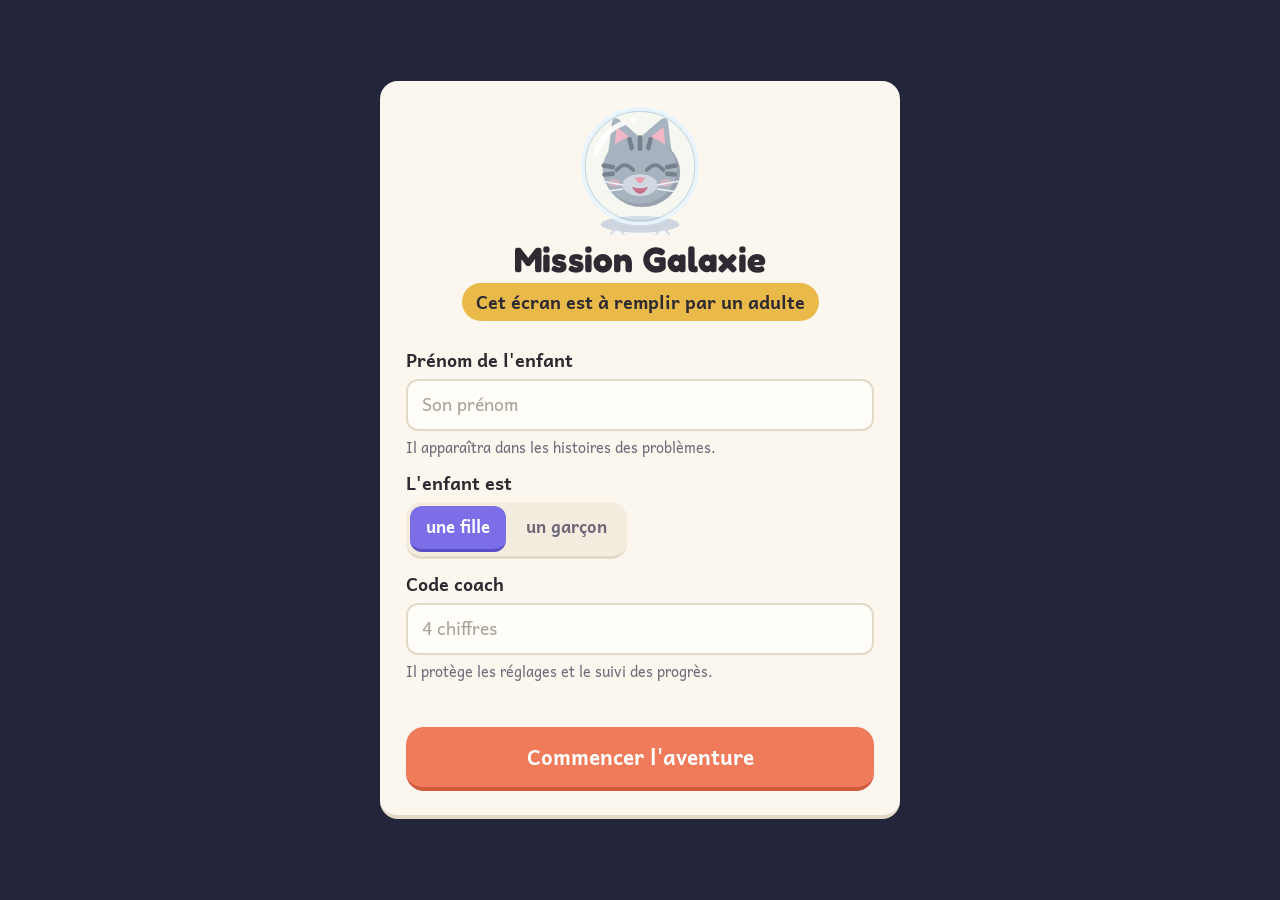
<file: index.html>
<!doctype html>
<html lang="fr">
<head>
  <meta charset="utf-8">
  <meta name="viewport" content="width=device-width, initial-scale=1, viewport-fit=cover">
  <meta name="theme-color" content="#23263a">
  <meta name="description" content="Des problèmes de maths pour le CE2 avec Alvin, le chat astronaute.">
  <title>Mission Galaxie</title>
  <link rel="manifest" href="manifest.webmanifest">
  <link rel="icon" href="icons/icon.svg" type="image/svg+xml">
  <link rel="apple-touch-icon" href="icons/icon-192.png">
  <link rel="preconnect" href="https://fonts.googleapis.com">
  <link rel="preconnect" href="https://fonts.gstatic.com" crossorigin>
  <link rel="stylesheet" href="https://fonts.googleapis.com/css2?family=Andika:wght@400;700&family=Fredoka:wght@500;600;700&display=swap">
  <link rel="stylesheet" href="css/base.css">
  <link rel="stylesheet" href="css/resolution.css">
  <link rel="stylesheet" href="css/jeu.css">
</head>
<body>
  <main id="app"></main>
  <div id="toast" class="toast" role="status" aria-live="polite"></div>
  <noscript>Mission Galaxie a besoin de JavaScript pour fonctionner.</noscript>

  <!-- Outils -->
  <script src="js/core/ui.js"></script>
  <script src="js/core/storage.js"></script>
  <script src="js/core/icones.js"></script>
  <script src="js/core/voix.js"></script>
  <script src="js/core/sons.js"></script>
  <!-- Dessins -->
  <script src="js/art/art.js"></script>
  <script src="js/art/alvin.js"></script>
  <!-- Problèmes -->
  <script src="js/problemes/moteur.js"></script>
  <script src="js/problemes/banques/plusmoins-1.js"></script>
  <script src="js/problemes/banques/plusmoins-2.js"></script>
  <script src="js/problemes/banques/paquets-1.js"></script>
  <script src="js/problemes/banques/paquets-2.js"></script>
  <script src="js/problemes/banques/marche-1.js"></script>
  <script src="js/problemes/banques/marche-2.js"></script>
  <script src="js/problemes/banques/plusmoins-3.js"></script>
  <script src="js/problemes/banques/paquets-3.js"></script>
  <script src="js/problemes/banques/marche-3.js"></script>
  <!-- vague 2 : js/problemes/banques/tictac-1.js, tictac-2.js, defi-1.js, defi-2.js
       (à ajouter ici, dans sw.js et dans tests/jeu.html quand les banques seront écrites) -->
  <!-- Planètes et moteur du monde -->
  <script src="js/monde/mondes.js"></script>
  <script src="js/monde/mondes/plusmoins.js"></script>
  <script src="js/monde/mondes/paquets.js"></script>
  <script src="js/monde/mondes/marche.js"></script>
  <!-- Tic-Tac : carte prête, problèmes en vague 2 (affichée « Bientôt disponible ») -->
  <script src="js/monde/mondes/tictac.js"></script>
  <!-- vague 2 : js/monde/mondes/defi.js (Station Grand Défi) -->
  <script src="js/monde/moteur.js"></script>
  <!-- Résolution guidée -->
  <script src="js/resolution/widgets.js"></script>
  <script src="js/resolution/resolution.js"></script>
  <!-- Jeu -->
  <script src="js/jeu/ecrans.js"></script>
  <script src="js/jeu/jeu.js"></script>
  <script src="js/jeu/app.js"></script>
</body>
</html>
</file>
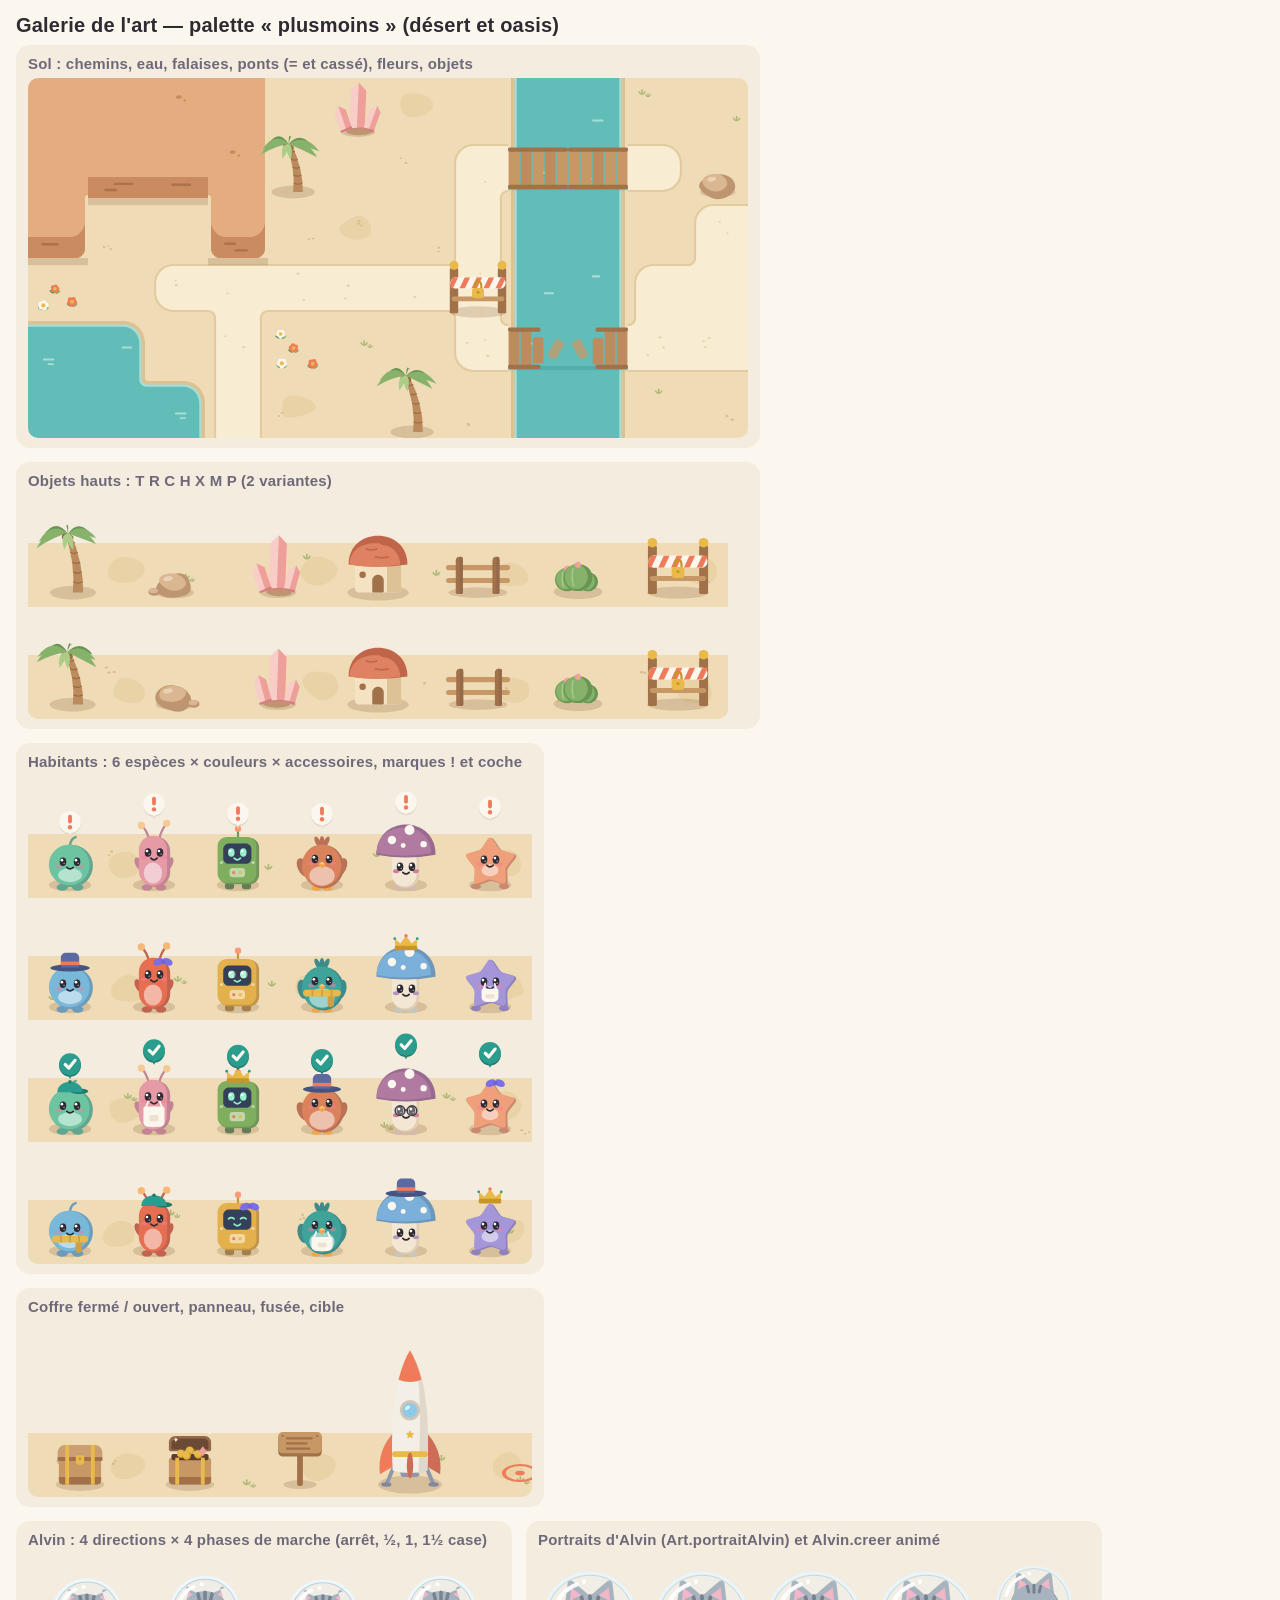
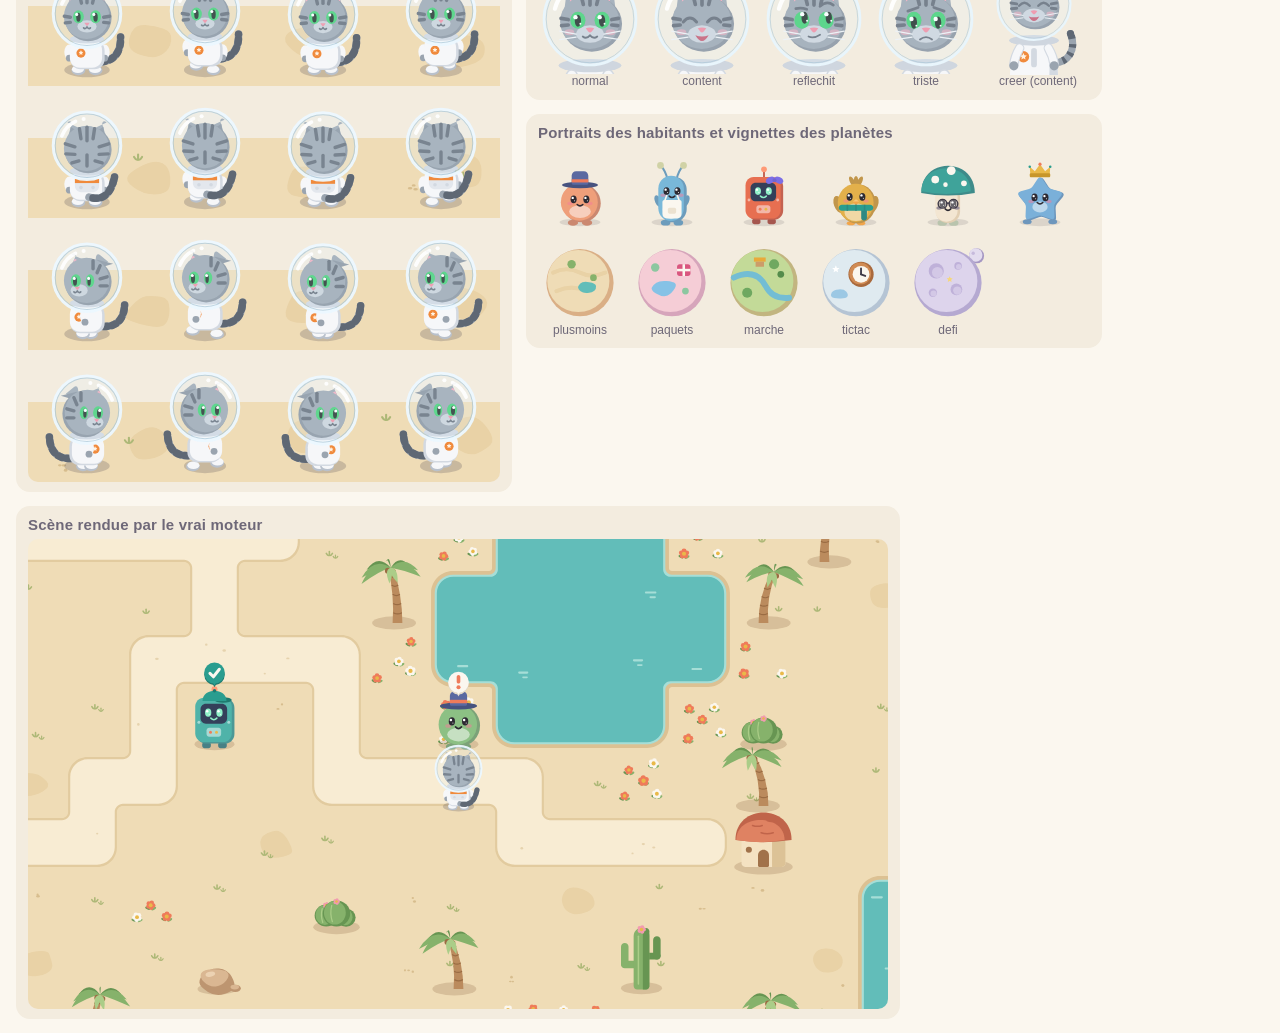
<file: tests/galerie.html>
<!doctype html>
<html lang="fr">
<head>
  <meta charset="utf-8">
  <meta name="viewport" content="width=device-width, initial-scale=1">
  <title>Galerie de l'art</title>
  <link rel="stylesheet" href="../css/base.css">
  <style>
    body { margin: 0; padding: 14px 16px; background: #fbf7ef; color: #2d2a32; font: 14px/1.3 'Andika', 'Trebuchet MS', sans-serif; }
    h1 { font: 600 20px 'Fredoka', sans-serif; margin: 0 0 8px; }
    h2 { font: 600 15px 'Fredoka', sans-serif; margin: 0 0 6px; color: #6e6878; }
    .grille { display: flex; flex-wrap: wrap; gap: 14px; align-items: flex-start; }
    .bloc { background: #f3ecdf; border-radius: 14px; padding: 10px 12px; }
    canvas { display: block; border-radius: 10px; }
    .rangee { display: flex; gap: 8px; align-items: flex-end; flex-wrap: wrap; }
    .portrait { width: 104px; text-align: center; font-size: 12px; color: #6e6878; }
    .portrait svg { width: 100%; height: auto; display: block; }
    .petit-portrait { width: 84px; }
    .vignette { width: 84px; }
    #scene { width: 860px; height: 470px; touch-action: none; }
    #resultat { display: none; }
    body.rapport #resultat { display: block; font: 12px monospace; white-space: pre-wrap; }
    .cache { display: none !important; }
  </style>
</head>
<body>
  <!-- Paramètres : ?palette=plusmoins|paquets|marche|tictac|defi  &partie=1 (sol, objets, habitants) | 2 (Alvin, portraits, scène)  &rapport=1 -->
  <h1 id="titre">Galerie</h1>
  <div class="grille" id="partie1">
    <div>
      <div class="bloc"><h2>Sol : chemins, eau, falaises, ponts (= et cassé), fleurs, objets</h2><canvas id="sol"></canvas></div>
      <div class="bloc" style="margin-top:14px"><h2>Objets hauts : T R C H X M P (2 variantes)</h2><canvas id="objets"></canvas></div>
    </div>
    <div>
      <div class="bloc"><h2>Habitants : 6 espèces × couleurs × accessoires, marques ! et coche</h2><canvas id="habitants"></canvas></div>
      <div class="bloc" style="margin-top:14px"><h2>Coffre fermé / ouvert, panneau, fusée, cible</h2><canvas id="entites"></canvas></div>
    </div>
  </div>
  <div class="grille" id="partie2" style="margin-top:14px">
    <div class="bloc"><h2>Alvin : 4 directions × 4 phases de marche (arrêt, ½, 1, 1½ case)</h2><canvas id="alvin"></canvas></div>
    <div>
      <div class="bloc"><h2>Portraits d'Alvin (Art.portraitAlvin) et Alvin.creer animé</h2><div class="rangee" id="portraits-alvin"></div></div>
      <div class="bloc" style="margin-top:14px"><h2>Portraits des habitants et vignettes des planètes</h2><div class="rangee" id="portraits-pnj"></div><div class="rangee" id="vignettes" style="margin-top:8px"></div></div>
    </div>
    <div class="bloc"><h2>Scène rendue par le vrai moteur</h2><canvas id="scene"></canvas></div>
  </div>
  <pre id="resultat">en cours…</pre>
  <script src="../js/monde/mondes.js"></script>
  <script src="../js/art/art.js"></script>
  <script src="../js/art/alvin.js"></script>
  <script src="../js/monde/moteur.js"></script>
  <script>
  'use strict';
  const params = new URLSearchParams(location.search);
  const id = Art.PALETTES[params.get('palette')] ? params.get('palette') : 'plusmoins';
  const pal = Art.PALETTES[id];
  const partie = params.get('partie');
  if (params.get('rapport')) document.body.classList.add('rapport');
  if (partie === '1') document.getElementById('partie2').classList.add('cache');
  if (partie === '2') document.getElementById('partie1').classList.add('cache');
  document.getElementById('titre').textContent = `Galerie de l'art — palette « ${id} » (${pal.nom})`;
  const erreurs = [];
  window.addEventListener('error', e => erreurs.push(`${(e.filename || '').split('/').pop()}:${e.lineno} ${e.message}`));
  const essayer = (nom, fn) => { try { return fn(); } catch (e) { erreurs.push(`${nom} : ${e.message}`); return null; } };

  const graineCase = (x, y) => {                                   // même formule que le moteur
    let h = Math.imul(x + 1, 374761393) ^ Math.imul(y + 1, 668265263);
    h = Math.imul(h ^ (h >>> 13), 1274126177);
    return (h ^ (h >>> 16)) >>> 0;
  };
  function toile(idc, l, h) {
    const c = document.getElementById(idc), d = Math.min(2, window.devicePixelRatio || 1);
    c.width = l * d; c.height = h * d; c.style.width = l + 'px'; c.style.height = h + 'px';
    const ctx = c.getContext('2d');
    ctx.scale(d, d);
    return ctx;
  }
  const OBJ = 'TRCHXMP';
  const sous = c => (c === 'P' ? ':' : OBJ.includes(c) ? '.' : c);
  function sol(ctx, x, y, T, c, voisin, g) { ctx.save(); Art.dessinerSol(ctx, c, x, y, T, voisin || (() => c), pal, g); ctx.restore(); }
  function bandeSol(ctx, x0, y0, n, T, ligne) { for (let i = 0; i < n; i++) sol(ctx, x0 + i * T, y0, T, i % 3 === 1 ? ',' : '.', null, graineCase(i, ligne)); }

  // 1. Échantillon de sol (avec les objets triés par profondeur, comme le moteur)
  const CARTE = [
    '####.C,.~~..',
    '####T..:==:R',
    '#..#.,.:~~.:',
    'f.:::::P~~::',
    '~~.:f..:BB::',
    '~~~:,.T.~~..',
  ];
  essayer('sol', () => {
    const T = 60, H = CARTE.length, W = CARTE[0].length;
    const ctx = toile('sol', W * T, H * T);
    const en = (x, y) => CARTE[Math.max(0, Math.min(H - 1, y))][Math.max(0, Math.min(W - 1, x))];
    for (let y = 0; y < H; y++) for (let x = 0; x < W; x++) sol(ctx, x * T, y * T, T, sous(CARTE[y][x]), (dx, dy) => sous(en(x + dx, y + dy)), graineCase(x, y));
    for (let y = 0; y < H; y++) for (let x = 0; x < W; x++) {
      const c = CARTE[y][x];
      if (OBJ.includes(c)) { ctx.save(); Art.dessinerObjet(ctx, c, (x + 0.5) * T, (y + 1) * T, T, pal, 1.2, graineCase(x, y)); ctx.restore(); }
    }
  });

  // 2. Objets hauts
  essayer('objets', () => {
    const T = 64, l = 100, n = OBJ.length;
    const ctx = toile('objets', n * l, 2 * 112);
    for (let r = 0; r < 2; r++) {
      bandeSol(ctx, 0, r * 112 + 48, Math.ceil(n * l / T), T, r + 10);
      for (let i = 0; i < n; i++) { ctx.save(); Art.dessinerObjet(ctx, OBJ[i], i * l + l / 2, r * 112 + 104, T, pal, 2.5 + r, graineCase(i * 7 + r, 40 + r)); ctx.restore(); }
    }
  });

  // 3. Habitants
  const ESPECES = ['bulle', 'antenne', 'robot', 'plume', 'champi', 'etoile'];
  const COULEURS = ['#6cc4a1', '#ef9f7a', '#7ab0d9', '#d9825b', '#e3b04b', '#e59aa6', '#79b8d9', '#a596d9', '#b07aa1', '#3fa39a', '#7fae5e', '#e76f51'];
  const ACCS = [[null, null, null, null, null, null], ['chapeau', 'noeud', 'lunettes', 'echarpe', 'couronne', 'tablier'],
    ['casquette', 'tablier', 'couronne', 'chapeau', 'lunettes', 'noeud'], ['echarpe', 'casquette', 'noeud', 'tablier', 'chapeau', 'couronne']];
  const MARQUES = ['!', null, 'ok', null];
  essayer('habitants', () => {
    const T = 64, l = 84, h = 122;
    const ctx = toile('habitants', ESPECES.length * l, ACCS.length * h);
    for (let r = 0; r < ACCS.length; r++) {
      bandeSol(ctx, 0, r * h + h - 64, Math.ceil(ESPECES.length * l / T), T, r + 20);
      ESPECES.forEach((espece, i) => {
        const ent = { type: 'pnj', id: espece + r, apparence: { espece, couleur: COULEURS[(r * 6 + i * 5) % 12], accessoire: ACCS[r][i] }, marque: MARQUES[r] };
        ctx.save(); Art.dessinerEntite(ctx, ent, i * l + l / 2, r * h + h - 6, T, pal, 0.5 + i); ctx.restore();
      });
    }
  });

  // 4. Coffres, panneau, fusée, cible
  essayer('entites', () => {
    const T = 64, l = 110;
    const ctx = toile('entites', ESPECES.length * 84, 176);
    bandeSol(ctx, 0, 112, 9, T, 30);
    const liste = [{ type: 'coffre', ouvert: false }, { type: 'coffre', ouvert: true }, { type: 'panneau' }, { type: 'fusee' }];
    liste.forEach((ent, i) => { ctx.save(); Art.dessinerEntite(ctx, ent, 52 + i * l, 170, T, pal, 0.3); ctx.restore(); });
    ctx.save(); Art.dessinerCible(ctx, 52 + 4 * l, 138, T, 0.6, pal); ctx.restore();
  });

  // 5. Alvin : 4 directions × 4 phases
  essayer('alvin', () => {
    const T = 90, l = 118, h = 132, dirs = ['bas', 'haut', 'gauche', 'droite'], phases = [0, 0.5, 1, 1.5];
    const ctx = toile('alvin', phases.length * l, dirs.length * h);
    dirs.forEach((d, r) => {
      for (let i = 0; i < 6; i++) sol(ctx, i * 80, r * h + h - 80, 80, i % 2 ? ',' : '.', null, graineCase(i, r + 50));
      phases.forEach((p, i) => { ctx.save(); Art.dessinerAlvin(ctx, i * l + l / 2, r * h + h - 8, T, d, p, 0.4); ctx.restore(); });
    });
  });

  // 6. Portraits et vignettes
  const svgs = { alvin: 0, pnj: 0, vignettes: 0 };
  const estSvg = s => typeof s === 'string' && s.startsWith('<svg') && s.endsWith('</svg>');
  essayer('portraits', () => {
    const zone = document.getElementById('portraits-alvin');
    for (const hmr of ['normal', 'content', 'reflechit', 'triste']) {
      const s = Art.portraitAlvin(hmr);
      if (estSvg(s)) svgs.alvin++;
      const d = document.createElement('div'); d.className = 'portrait'; d.innerHTML = s + hmr; zone.append(d);
    }
    const a = Alvin.creer(96);
    Alvin.humeur(a, 'content');
    const d = document.createElement('div'); d.className = 'portrait'; d.append(a, 'creer (content)'); zone.append(d);
    const z2 = document.getElementById('portraits-pnj');
    ESPECES.forEach((espece, i) => {
      const s = Art.portraitPNJ({ espece, couleur: COULEURS[(i * 5 + 1) % 12], accessoire: ACCS[1 + (i % 3)][i] });
      if (estSvg(s)) svgs.pnj++;
      const e = document.createElement('div'); e.className = 'portrait petit-portrait'; e.innerHTML = s; z2.append(e);
    });
    const z3 = document.getElementById('vignettes');
    for (const p of Object.keys(Art.PALETTES)) {
      const s = Art.vignettePlanete(p);
      if (estSvg(s)) svgs.vignettes++;
      const e = document.createElement('div'); e.className = 'portrait vignette'; e.innerHTML = s + p; z3.append(e);
    }
  });

  // 7. Scène avec le vrai moteur (le monde de la palette, ou Plus-ou-Moins habillé de la palette)
  function charger(src) {
    return new Promise(res => { const s = document.createElement('script'); s.src = src; s.onload = () => res(true); s.onerror = () => res(false); document.body.append(s); });
  }
  (async () => {
    let scene = { ok: false };
    if (partie !== '1') {
      await charger(`../js/monde/mondes/${id}.js`);
      let monde = Mondes.get(id);
      if (!monde) { await charger('../js/monde/mondes/plusmoins.js'); monde = { ...Mondes.get('plusmoins'), id, notion: id }; }
      scene = essayer('scene', () => {
        const canvas = document.getElementById('scene');
        const marques = {};
        for (const p of monde.pnj || []) marques[p.id] = p.zone === 1 ? '!' : null;
        const jeu = Moteur.creer(canvas, monde, { etat: { portesOuvertes: [1], coffresOuverts: [], marques }, surTouche() {}, surArrivee() {}, surDeplacement() {} });
        jeu.demarrer();
        const p = (monde.pnj || []).find(q => q.zone === 1);
        if (p) {
          jeu.majEntite(p.id, { marque: 'ok' });
          const autre = (monde.pnj || []).find(q => q.zone === 1 && q !== p) || p;
          jeu.allerVers(autre.x, autre.y);
        }
        jeu.simuler(0.7);
        const dbg = jeu.debug();
        return { ok: !dbg.erreur, monde: monde.id, erreur: dbg.erreur || null };
      }) || { ok: false };
    }
    const ok = !erreurs.length && (partie === '2' || true) && (partie === '1' || (svgs.alvin === 4 && svgs.pnj === 6 && svgs.vignettes === 5 && scene.ok));
    document.getElementById('resultat').textContent = JSON.stringify({ ok, palette: id, partie: partie || 'tout', svgs, scene, erreurs }, null, 1);
  })();
  </script>
</body>
</html>
</file>
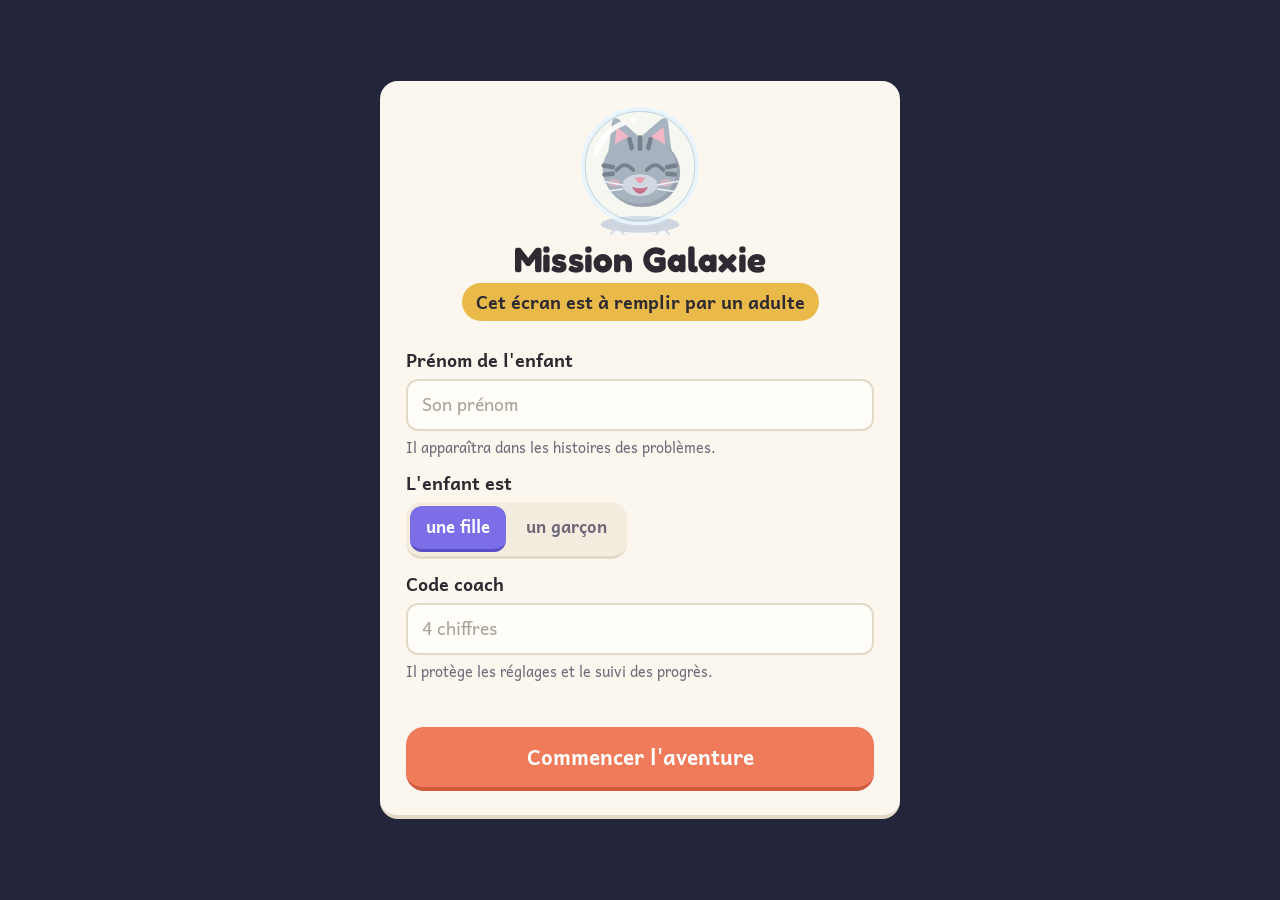
<file: tests/jeu.html>
<!doctype html>
<html lang="fr">
<head>
  <meta charset="utf-8">
  <meta name="viewport" content="width=device-width, initial-scale=1, viewport-fit=cover">
  <meta name="theme-color" content="#23263a">
  <title>Test — partie complète de Mission Galaxie</title>
  <link rel="icon" href="../icons/icon.svg" type="image/svg+xml">
  <link rel="preconnect" href="https://fonts.googleapis.com">
  <link rel="preconnect" href="https://fonts.gstatic.com" crossorigin>
  <link rel="stylesheet" href="https://fonts.googleapis.com/css2?family=Andika:wght@400;700&family=Fredoka:wght@500;600;700&display=swap">
  <link rel="stylesheet" href="../css/base.css">
  <link rel="stylesheet" href="../css/resolution.css">
  <link rel="stylesheet" href="../css/jeu.css">
  <!--
    Copie de index.html (mêmes scripts, mêmes styles) qui repart d'une sauvegarde vide.
    Sans paramètre : on joue soi-même. Avec &auto=1 : un robot joue une vraie partie en touchant l'interface réelle
    (Ecrans, Jeu, Moteur, Resolution) et écrit un rapport JSON dans la zone « resultat » (balise pre).
      &planete=plusmoins|paquets|marche   ne jouer que cette planète (sa route est ouverte d'office)
      &rapide=1                           habitants déjà aidés 3 fois sur 4 et zones ouvertes : 1 problème par habitant
      &ecran=config|histoire|planete|titre|dialogue|resolution|coffre|piece|espace|carnet|coach
                                          s'arrête sur cet écran (captures) ; avec ecran=resolution, &etape=lire|question|infos|schema|operation|calcul|reponse|fin ;
                                          avec ecran=carnet, &onglet=souvenirs|grades
      &voix=1                             laisse Alvin parler (sinon voix coupée : pas de synthèse vocale fiable sans fenêtre)
    Exemples (temps virtuel : prévoir -Attente large) :
      outils/tester.ps1 -Page "tests/jeu.html?auto=1" -Attente 3000000
      outils/tester.ps1 -Page "tests/jeu.html?auto=1&planete=paquets&rapide=1" -Attente 600000
      outils/tester.ps1 -Page "tests/jeu.html?auto=1&rapide=1&ecran=piece" -Mode capture -Sortie piece.png -Attente 300000
  -->
  <script>
    'use strict';
    // Avant tout le reste : capture des erreurs et sauvegarde vide
    window.__erreurs = [];
    window.onerror = (message, source, ligne) => { window.__erreurs.push(`${String(source || '').split('/').pop()}:${ligne} ${message}`); };
    window.addEventListener('unhandledrejection', e => window.__erreurs.push('promesse rejetée : ' + String(e.reason && e.reason.stack || e.reason).split('\n')[0]));
    // le moteur du monde attrape ses propres erreurs et les écrit avec console.error : on les compte aussi
    (() => {
      const origine = console.error.bind(console);
      console.error = (...a) => { window.__erreurs.push('console.error : ' + a.map(x => (x && x.stack ? x.stack.split('\n').slice(0, 2).join(' ') : String(x))).join(' ')); origine(...a); };
    })();
    try { localStorage.removeItem('missionGalaxie.v2'); localStorage.removeItem('missionGalaxie.v1'); } catch (e) { window.__erreurs.push('localStorage indisponible'); }
  </script>
</head>
<body>
  <main id="app"></main>
  <div id="toast" class="toast" role="status" aria-live="polite"></div>
  <pre id="resultat" hidden>en cours…</pre>

  <!-- Outils -->
  <script src="../js/core/ui.js"></script>
  <script src="../js/core/storage.js"></script>
  <script src="../js/core/icones.js"></script>
  <script src="../js/core/voix.js"></script>
  <script src="../js/core/sons.js"></script>
  <!-- Dessins -->
  <script src="../js/art/art.js"></script>
  <script src="../js/art/alvin.js"></script>
  <!-- Problèmes -->
  <script src="../js/problemes/moteur.js"></script>
  <script src="../js/problemes/banques/plusmoins-1.js"></script>
  <script src="../js/problemes/banques/plusmoins-2.js"></script>
  <script src="../js/problemes/banques/paquets-1.js"></script>
  <script src="../js/problemes/banques/paquets-2.js"></script>
  <script src="../js/problemes/banques/marche-1.js"></script>
  <script src="../js/problemes/banques/marche-2.js"></script>
  <script src="../js/problemes/banques/plusmoins-3.js"></script>
  <script src="../js/problemes/banques/paquets-3.js"></script>
  <script src="../js/problemes/banques/marche-3.js"></script>
  <!-- Planètes et moteur du monde -->
  <script src="../js/monde/mondes.js"></script>
  <script src="../js/monde/mondes/plusmoins.js"></script>
  <script src="../js/monde/mondes/paquets.js"></script>
  <script src="../js/monde/mondes/marche.js"></script>
  <script src="../js/monde/mondes/tictac.js"></script>
  <script src="../js/monde/moteur.js"></script>
  <!-- Résolution guidée -->
  <script src="../js/resolution/widgets.js"></script>
  <script src="../js/resolution/resolution.js"></script>
  <!-- Jeu -->
  <script src="../js/jeu/ecrans.js"></script>
  <script src="../js/jeu/jeu.js"></script>
  <script src="../js/jeu/app.js"></script>

  <script>
  'use strict';
  (async () => {
    const prm = new URLSearchParams(location.search);
    if (prm.get('auto') !== '1') return;   // mode manuel : on joue soi-même, avec une sauvegarde vide

    const ECRAN = prm.get('ecran');
    const ETAPE = prm.get('etape');
    const SEULE = prm.get('planete');
    const RAPIDE = prm.get('rapide') === '1';
    const VOIX = prm.get('voix') === '1';
    const PRENOM = 'Léa', CODE = '2468';
    const CLE = 'missionGalaxie.v2';
    const PLANETES = ['plusmoins', 'paquets', 'marche'];

    // Captures : sans fenêtre, le temps virtuel ne fait pas avancer les animations CSS (elles resteraient à mi-chemin) :
    // on les coupe pour voir l'état final de chaque écran.
    if (ECRAN) document.head.append(UI.h('style', null, '*, *::before, *::after { animation: none !important; transition: none !important; }'));

    const sortie = document.getElementById('resultat');
    const debut = performance.now();
    const rapport = {
      ok: false, fini: false, parametres: location.search.slice(1), etape: 'démarrage',
      echecs: [], erreursJS: window.__erreurs, verifications: 0, liste: [], planetes: {},
    };
    const ecrire = () => {
      rapport.tempsVirtuel = Math.round(performance.now() - debut) + ' ms';
      sortie.textContent = JSON.stringify(rapport, null, 1);
      // dans un cadre de tests/telephone.html (format téléphone) : le rapport est recopié par la page parente
      if (window.parent !== window) window.parent.postMessage({ rapportJeu: sortie.textContent }, '*');
    };
    // majeur = false : vérification répétée (chaque problème…) comptée mais listée seulement si elle échoue
    function verif(nom, ok, detail, majeur = true) {
      rapport.verifications++;
      if (!ok) rapport.echecs.push(nom + (detail !== undefined ? ' — ' + JSON.stringify(detail).slice(0, 600) : ''));
      if (majeur || !ok) rapport.liste.push((ok ? 'ok  ' : 'KO  ') + nom);
      return !!ok;
    }

    // ------------------------------------------------------------------ outils
    class Arret extends Error {}
    const arret = nom => { if (ECRAN === nom) throw new Arret(nom); };
    const pause = ms => new Promise(r => setTimeout(r, ms));
    const $ = (s, r = document) => r.querySelector(s);
    const $$ = (s, r = document) => [...r.querySelectorAll(s)];
    const norm = s => String(s == null ? '' : s).replace(/[  ]/g, ' ').replace(/\s+/g, ' ').trim();
    const texte = el => (el ? norm(el.textContent) : '');
    const J = () => Jeu.debug();
    const entite = id => J().moteur.entites.find(e => e.id === id);
    const lireSauvegarde = () => { try { return JSON.parse(localStorage.getItem(CLE)); } catch (e) { return null; } };
    async function attendre(cond, quoi, max = 6000) {
      for (let t = 0; t <= max; t += 20) {
        const v = cond();
        if (v) return v;
        await pause(20);
      }
      throw new Error('délai dépassé : ' + quoi);
    }
    // bouton par son texte (ou son aria-label), dans les éléments visibles
    function bouton(libelle, racine = document) {
      const L = norm(libelle);
      return $$('button', racine).find(b => (texte(b) === L || b.getAttribute('aria-label') === libelle) && b.offsetParent !== null) || null;
    }
    function cliquer(el, quoi) {
      if (!el) throw new Error('introuvable : ' + quoi);
      el.click();
    }
    const dialogueOuvert = () => $('.dialogue-fond .dialogue');
    function toucheDe(racine, ch) { return $$('.clavier .touche', racine).find(b => b.textContent === ch); }

    // ------------------------------------------------------------------ fichiers : index.html, sw.js, cette page
    function lireFichier(chemin) {
      try {
        const x = new XMLHttpRequest();
        x.open('GET', chemin, false);
        x.send();
        return x.status === 0 || x.status === 200 ? x.responseText : null;
      } catch (e) { return null; }
    }
    function verifierFichiers() {
      const index = lireFichier('../index.html'), sw = lireFichier('../sw.js');
      if (!index || !sw) { verif('fichiers : lecture de index.html et sw.js', false, 'XHR file:// refusée'); return; }
      const sansCommentaires = s => s.replace(/<!--[\s\S]*?-->/g, '');
      const local = h => !/^https?:/.test(h);
      const scriptsIndex = [...sansCommentaires(index).matchAll(/<script src="([^"]+)"/g)].map(m => m[1]);
      const stylesIndex = [...sansCommentaires(index).matchAll(/<link rel="stylesheet" href="([^"]+)"/g)].map(m => m[1]).filter(local);
      const scriptsIci = $$('script[src]').map(s => s.getAttribute('src').replace(/^\.\.\//, ''));
      const stylesIci = $$('link[rel="stylesheet"]').map(l => l.getAttribute('href')).filter(local).map(h => h.replace(/^\.\.\//, ''));
      verif('tests/jeu.html charge exactement les scripts de index.html (même ordre)', JSON.stringify(scriptsIci) === JSON.stringify(scriptsIndex), { scriptsIci, scriptsIndex });
      verif('tests/jeu.html charge exactement les styles de index.html', JSON.stringify(stylesIci) === JSON.stringify(stylesIndex), { stylesIci, stylesIndex });
      const absentsIndex = scriptsIndex.concat(stylesIndex).filter(f => lireFichier('../' + f) === null);
      verif('index.html : tous les fichiers chargés existent', !absentsIndex.length, absentsIndex);
      const bloc = (/const FICHIERS = \[([\s\S]*?)\];/.exec(sw) || ['', ''])[1].replace(/\/\/.*$/gm, '');
      const fichiersSw = [...bloc.matchAll(/'([^']+)'/g)].map(m => m[1]);
      const attendus = ['./', 'index.html', 'manifest.webmanifest', ...stylesIndex, ...scriptsIndex, 'icons/icon.svg', 'icons/icon-192.png', 'icons/icon-512.png'];
      const manquants = attendus.filter(f => !fichiersSw.includes(f)), enTrop = fichiersSw.filter(f => !attendus.includes(f));
      verif('sw.js : liste = fichiers chargés par index.html + manifeste + icônes', !manquants.length && !enTrop.length && fichiersSw.length === new Set(fichiersSw).size, { manquants, enTrop });
      const absentsSw = fichiersSw.filter(f => f !== './' && lireFichier('../' + f) === null);
      verif('sw.js : chaque fichier de la liste existe', !absentsSw.length, absentsSw);
      rapport.versionCache = (/const VERSION = '([^']+)'/.exec(sw) || [])[1];
    }

    // ------------------------------------------------------------------ marcher sur la carte (moteur réel)
    async function fermerPauseSiBesoin() {
      const m = $$('.modal-fond .modal').find(x => texte($('h2', x)) === 'Une petite pause ?');
      if (m) { rapport.rappelsPause = (rapport.rappelsPause || 0) + 1; cliquer(bouton('Encore 10 minutes', m), 'Encore 10 minutes'); await pause(20); }
    }
    // Alvin va vers une case (ou l'entité qui s'y trouve) ; le temps du moteur est simulé jusqu'à l'arrivée
    async function marcherVers(x, y, quoi, idAttendu) {
      await fermerPauseSiBesoin();
      const { moteur } = J();
      const r = moteur.allerVers(x, y);
      if (!r) throw new Error(`Alvin ne peut pas partir vers ${quoi} (moteur bloqué ?)`);
      if (idAttendu && (!r.entite || r.entite.id !== idAttendu)) {
        throw new Error(`${quoi} inaccessible depuis (${Math.round(moteur.joueur.x)}, ${Math.round(moteur.joueur.y)})`);
      }
      for (let t = 0; moteur.debug().enMarche && t < 300; t += 0.25) moteur.simuler(0.25);
      if (moteur.debug().enMarche) throw new Error('Alvin marche encore après 300 s : ' + quoi);
      await pause(20);
      return r;
    }
    // Vrai toucher : événements pointeur sur le canvas, à l'endroit où l'habitant est dessiné
    async function toucherReel(p) {
      const { moteur } = J();
      moteur.simuler(0.1);
      const canvas = $('.monde-canvas');
      const [sx, sy] = moteur.versEcran(p.x, p.y);
      const r = canvas.getBoundingClientRect();
      const cx = r.left + sx, cy = r.top + sy;
      if (cx < 0 || cy < 0 || cx >= innerWidth || cy >= innerHeight) {
        // habitant hors de l'écran : un enfant ne peut pas le toucher, on y marche (pas de vrai toucher à tester ici)
        rapport.toucherHorsEcran = (rapport.toucherHorsEcran || []).concat(p.nom);
        return marcherVers(p.x, p.y, 'habitant ' + p.nom, p.id);
      }
      const dessus = document.elementFromPoint(cx, cy);
      if (!verif(`toucher réel : le toucher sur ${p.nom} arrive bien à la carte (pas au HUD)`, dessus === canvas, dessus && (dessus.className.baseVal || dessus.className))) {
        return marcherVers(p.x, p.y, 'habitant ' + p.nom, p.id);
      }
      const ev = type => canvas.dispatchEvent(new PointerEvent(type, { bubbles: true, cancelable: true, clientX: cx, clientY: cy, pointerId: 3, isPrimary: true, pointerType: 'touch', button: 0 }));
      ev('pointerdown');
      ev('pointerup');
      verif('toucher réel : Alvin part vers l\'habitant', moteur.debug().enMarche || !!dialogueOuvert(), moteur.debug());
      for (let t = 0; moteur.debug().enMarche && t < 120; t += 0.25) moteur.simuler(0.25);
      await pause(20);
    }

    // ------------------------------------------------------------------ résolution guidée (panneau réel)
    // Solveur repris de tests/resolution.html : il touche les vrais boutons, cartes et cases du panneau.
    const $r = s => document.querySelector('#resolution ' + s);
    const $$r = s => [...document.querySelectorAll('#resolution ' + s)];
    const taper = (el, quoi) => cliquer(el, quoi);
    function pointeur(el, type, x, y, id) {
      el.dispatchEvent(new PointerEvent(type, { bubbles: true, cancelable: true, clientX: x, clientY: y, pointerId: id, isPrimary: true, pointerType: 'touch' }));
    }
    function toucherEl(el, quoi) {
      if (!el) throw new Error('introuvable : ' + quoi);
      const r = el.getBoundingClientRect();
      pointeur(el, 'pointerdown', r.left + r.width / 2, r.top + r.height / 2, 7);
      pointeur(el, 'pointerup', r.left + r.width / 2, r.top + r.height / 2, 7);
    }
    const toucheR = ch => taper($$r('.clavier .touche').find(b => b.textContent === ch), 'touche ' + ch);
    const memeTexte = (b, t) => norm(b.textContent) === norm(t);
    const validerR = () => taper($r('.clavier .touche.valider'), 'valider');
    const effacerR = () => taper($r('.clavier .touche.effacer'), 'effacer');
    async function placerCarte(k, slot) {
      toucherEl($r(`.res-plateau .res-carte[data-k="${k}"]`), 'carte ' + k);
      taper($r(`.case[data-slot="${slot}"]`), 'case ' + slot);
      await pause(5);
    }
    async function ecrireNombre(v) {
      if ($r('.pose')) {
        const cells = $$r('.pose-resultat');
        const n = cells.length;
        const s = String(v).padStart(n, ' ');
        if (String(v).length > n) throw new Error('résultat trop long pour la pose');
        for (let i = n - 1; i >= 0; i--) {
          taper(cells[i], 'case du résultat');
          if (s[i] === ' ') { if (cells[i].textContent) effacerR(); } else toucheR(s[i]);
        }
      } else if ($r('.champ-h')) {
        const ch = $r('.champ-h'), cm = $r('.champ-min');
        taper(ch, 'heures');
        while (ch.textContent) effacerR();
        for (const c of String(Math.floor(v / 60))) toucheR(c);
        taper(cm, 'minutes');
        while (cm.textContent) effacerR();
        for (const c of String(v % 60)) toucheR(c);
      } else {
        const b = $r('.res-boite-reponse');
        while (b.textContent) effacerR();
        for (const c of String(v)) toucheR(c);
      }
    }
    async function agir(d, mode, faites) {
      const p = d.probleme;
      const cle = d.etape + d.e;
      const fauter = mode === 'erreurs' && !faites.has(cle);
      if (fauter) faites.add(cle);
      switch (d.etape) {
        case 'lire':
          taper($r('[data-action="compris"]'), 'compris');
          return;
        case 'question':
          if (fauter) { taper($$r('.phrase:not(.est-question)')[0], 'phrase'); await pause(5); }
          taper($r('.phrase.est-question'), 'question');
          return;
        case 'infos':
          if (fauter && p.distracteur) { taper($r(`.donnee[data-k="${p.distracteur}"]`), 'distracteur'); await pause(5); }
          for (const k of p.utiles) {
            const el = $$r(`.donnee[data-k="${k}"]`).find(x => x.classList.contains('cliquable'));
            if (el) { taper(el, 'donnée ' + k); await pause(5); }
          }
          // problème impossible (il manque une donnée) : le bon geste est « Il manque une information ! »
          if (p.typeReponse === 'impossible') taper($r('[data-action="manque"]'), 'il manque une information');
          return;
        case 'plan': {
          const q = p.etapes[0].question;
          if (fauter) { taper($$r('.choix-plan').find(b => !memeTexte(b, q)), 'mauvais plan'); await pause(5); }
          taper($$r('.choix-plan').find(b => memeTexte(b, q)), 'bon plan');
          return;
        }
        case 'schema': {
          if ($r('[data-action="faire-schema"]')) taper($r('[data-action="faire-schema"]'), 'faire le schéma');
          await attendre(() => $r('.res-schema .case'), 'schéma');
          const slots = Object.entries(p.etapes[0].schema.slots);
          if (fauter) {
            await placerCarte(slots[0][1], slots[1][0]);
            await placerCarte(slots[1][1], slots[0][0]);
            await placerCarte(slots[2][1], slots[2][0]);
            await attendre(() => !Resolution.debug().verrou, 'reprise du schéma');
          }
          for (const [slot, k] of slots) {
            const c = $r(`.case[data-slot="${slot}"]`);
            if (c.querySelector(`.res-carte[data-k="${k}"]`)) continue;
            await placerCarte(k, slot);
          }
          return;
        }
        case 'operation': {
          const op = p.etapes[d.e].op;
          if (fauter) {
            taper($$r('.btn-op').find(b => b.dataset.signe !== op.signe), 'mauvais signe');
            await pause(5);
            if (Resolution.debug().verrou) return;   // schéma imposé (grade 3)
          }
          taper($r(`.btn-op[data-signe="${op.signe}"]`), 'bon signe');
          return;
        }
        case 'calcul': {
          const op = p.etapes[d.e].op;
          if (fauter) { await ecrireNombre(op.r > 1 ? op.r - 1 : op.r + 1); validerR(); await pause(5); }
          await ecrireNombre(op.r);
          validerR();
          return;
        }
        case 'reponse':
          if (fauter) { taper($$r('.phrase-reponse').find(b => !memeTexte(b, p.reponse.juste)), 'mauvaise réponse'); await pause(5); }
          taper($$r('.phrase-reponse').find(b => memeTexte(b, p.reponse.juste)), 'bonne réponse');
          return;
        default:
          throw new Error('étape inconnue : ' + d.etape);
      }
    }
    let premierPanneau = true;
    async function resoudrePanneau(mode, p) {
      const D = () => Resolution.debug();
      await attendre(() => Resolution.actif() && $('#resolution'), 'panneau de résolution');
      const pb = D().probleme;
      const { monde } = J();
      verif(`panneau : ${p.nom} affiché comme demandeur`, texte($r('.res-pnj-textes b')) === p.nom, texte($r('.res-pnj-textes b')), false);
      verif('panneau : problème de la notion de la planète, au grade de l\'enfant', pb.notion === monde.notion && D().niveau === Store.niveau(monde.notion), { notion: pb.notion, niveau: D().niveau }, false);
      if (premierPanneau) {
        premierPanneau = false;
        verif('panneau de résolution au-dessus du jeu (HUD caché dessous)', getComputedStyle($('#resolution')).position === 'fixed' && document.elementFromPoint(innerWidth - 30, 30) !== $('.hud-bouton'));
        const bv = $r('.res-haut .btn-voix');
        const rb = bv && bv.getBoundingClientRect();
        verif('assistant vocal : bouton aussi dans la barre du haut du panneau de résolution, visible et touchable (≥ 44 px)',
          !!bv && rb.width >= 44 && rb.height >= 44 && rb.right <= innerWidth && document.elementFromPoint(rb.left + rb.width / 2, rb.top + rb.height / 2) === bv, rb && [rb.width, rb.height, rb.right]);
      }
      const faites = new Set();
      let dernier = -1;
      const etapes = [];
      for (let tour = 0; tour < 60; tour++) {
        await attendre(() => !Resolution.actif() || D().etape === 'fin' || (!D().verrou && D().compteur !== dernier), 'étape suivante (' + D().etape + ')');
        if (!Resolution.actif()) throw new Error('panneau fermé sans « Continuer »');
        const d = D();
        if (ECRAN === 'resolution' && (!ETAPE || ETAPE === d.etape)) throw new Arret('resolution');
        if (d.etape === 'fin') {
          const resultat = d.resultat;
          etapes.push('fin');
          taper($r('[data-action="continuer"]'), 'continuer');
          return { probleme: pb, resultat, etapes };
        }
        etapes.push(d.etape);
        dernier = d.compteur;
        await agir(d, mode, faites);
        // « Tu vas très vite ! » : le robot répond bien plus vite qu'une lectrice ; son premier geste de réponse est
        // ignoré et Alvin propose de relire. On touche « Je relis », puis on refait l'étape.
        const relire = $r('.relire-fond');
        if (relire) {
          rapport.relire = (rapport.relire || 0) + 1;
          verif('lecture : geste trop rapide → Alvin propose de relire ou de réécouter (geste ignoré)',
            !!$('[data-action="relire"]', relire) && !!$('[data-action="relire-ecouter"]', relire) && /très vite/.test(texte(relire)), texte(relire), false);
          taper($('[data-action="relire"]', relire), 'je relis');
          verif('lecture : « Je relis » ferme le conseil', !$r('.relire-fond'), null, false);
          dernier = -1;
        }
      }
      throw new Error('problème interminable : ' + etapes.join(' > '));
    }

    // ------------------------------------------------------------------ écrans hors carte
    async function premierLancement() {
      rapport.etape = 'premier lancement';
      await attendre(() => $('.ecran-config'), 'écran de premier lancement');
      verif('sauvegarde vide → écran de premier lancement (pour un adulte)', Store.data.profil === null && !lireSauvegarde());
      const [prenom, code] = $$('.ecran-config input.champ');
      const go = bouton("Commencer l'aventure");
      cliquer(go, "Commencer l'aventure");
      verif('premier lancement : le prénom est obligatoire', /prénom/i.test(texte($('.ecran-config .message-erreur'))) && !Store.data.profil);
      prenom.value = PRENOM;
      code.value = '12a4';
      cliquer(go, "Commencer l'aventure");
      verif('premier lancement : code coach de 4 chiffres exigé', /4 chiffres/.test(texte($('.ecran-config .message-erreur'))) && !Store.data.profil);
      code.value = CODE;
      arret('config');
      cliquer(go, "Commencer l'aventure");
      const pr = Store.data.profil;
      verif('premier lancement : profil enregistré (prénom, fille, code)', pr && pr.prenom === PRENOM && pr.genre === 'f' && pr.code === CODE, pr);
      const s = lireSauvegarde();
      verif('premier lancement : profil écrit dans la sauvegarde', !!(s && s.profil && s.profil.prenom === PRENOM));
      if (!VOIX) { Store.data.reglages.alvinParle = false; Store.data.reglages.lectureAuto = false; Store.sauver(); }
      Resolution.regler({ tempo: 0 });   // délais du panneau ramenés à zéro (temps virtuel)
    }

    function preparerRapide(id) {
      const m = Mondes.get(id);
      const et = Store.planete(id);
      for (const p of m.pnj) et.pnj[p.id] = 3;
      et.resolus = 3 * m.pnj.length;
      et.zones = m.zones.filter(z => z.requis <= et.resolus).map(z => z.id);
      Store.sauver();
    }

    async function histoire() {
      rapport.etape = 'histoire';
      await attendre(() => $('.ecran-histoire'), 'écran histoire');
      const pages = [];
      for (let i = 0; i < 6; i++) {
        pages.push(texte($('.histoire-texte')));
        const actif = $$('.histoire-points span').findIndex(s => s.classList.contains('actif'));
        verif(`histoire : page ${i + 1} (point actif)`, actif === i, actif, false);
        if (i === 0) {
          verif('histoire : Alvin salue l\'enfant par son prénom', pages[0].includes(PRENOM), pages[0]);
          arret('histoire');
        }
        const b = $('.ecran-histoire .btn.principal');
        if (texte(b) === "C'est parti !") {
          if (RAPIDE && (!SEULE || SEULE === 'plusmoins')) preparerRapide('plusmoins');
          cliquer(b, "C'est parti !");
          break;
        }
        cliquer(b, 'Suivant');
        await pause(10);
      }
      verif('histoire : 4 pages puis « C\'est parti ! »', pages.length === 4, pages.length);
      verif('histoire : marquée comme vue (sauvegarde)', Store.data.introVue === true && lireSauvegarde().introVue === true);
    }

    async function visiteTitre() {
      rapport.etape = 'écran titre';
      cliquer(bouton('Menu'), 'Menu (HUD)');
      await attendre(() => $('.ecran-titre'), 'écran titre');
      verif('titre : grade et prénom', texte($('.titre-sous')) === `${Store.grade(Store.niveau('plusmoins'))} ${PRENOM}`, texte($('.titre-sous')));
      verif('titre : nombre d\'étoiles', texte($('.titre-etoiles')) === `${UI.fmt(Store.data.etoiles)} étoiles`, texte($('.titre-etoiles')));
      arret('titre');
      cliquer(bouton('Jouer'), 'Jouer');
      await attendre(() => J().moteur && $('.ecran-jeu'), 'retour sur la planète');
      verif('titre → « Jouer » : retour sur la planète en cours', J().monde.id === Store.data.planeteActuelle);
      verif('retour sur la planète : Alvin donne un conseil', /^Va voir les habitants/.test(texte($('.hud-bulle-texte'))), texte($('.hud-bulle-texte')));
    }

    function carteEspace(nom) { return $$('.espace-planete').find(c => texte($('.espace-nom', c)) === nom) || null; }
    function verifierEspace() {
      const D = Store.data;
      const pbs = [];
      for (const m of Mondes.liste()) {
        const c = carteEspace(m.nom);
        if (!c) { pbs.push('carte absente : ' + m.id); continue; }
        const prete = Jeu.planetePrete(m), ouverte = D.debloquees.includes(m.id);
        const et = D.planetes[m.id];
        const aides = et ? Object.values(et.pnj).filter(n => n >= 4).length : 0;
        const att = !prete ? 'Bientôt disponible' : ouverte ? `${aides} / ${m.pnj.length} habitants aidés` : 'Route fermée';
        if (texte($('.espace-detail', c)) !== att) pbs.push(`${m.id} : « ${texte($('.espace-detail', c))} » au lieu de « ${att} »`);
        if (c.classList.contains('fermee') === (ouverte && prete)) pbs.push(m.id + ' : grisée à tort');
        if (!!$('.espace-ici', c) !== (D.planeteActuelle === m.id)) pbs.push(m.id + ' : « Tu es ici »');
      }
      verif(`voyage : cartes des planètes (${Mondes.liste().length})`, !pbs.length && $$('.espace-planete').length === Mondes.liste().length, pbs);
    }
    async function choisirPlanete(id) {
      await attendre(() => $('.ecran-espace'), 'écran de voyage');
      verifierEspace();
      arret('espace');
      const m = Mondes.get(id);
      cliquer(carteEspace(m.nom), 'planète ' + id);
      await attendre(() => $('.ecran-voyage'), 'animation de voyage');
      verif(`voyage vers ${id} : « Direction : ${m.nom} »`, texte($('.voyage-texte')) === 'Direction : ' + m.nom);
      await attendre(() => J().moteur && J().monde.id === id && $('.ecran-jeu'), 'arrivée sur ' + id, 8000);
    }

    async function visiterCarnet() {
      rapport.etape = 'carnet';
      const id = J().monde.id;
      cliquer(bouton('Mon carnet'), 'Mon carnet (HUD)');
      await attendre(() => $('.ecran-carnet'), 'écran carnet');
      const D = Store.data;
      const visibles = Mondes.liste().filter(m => D.debloquees.includes(m.id) && Jeu.planetePrete(m));
      const connus = $$('.carnet-ami:not(.inconnu)').length;
      const attendus = visibles.reduce((n, m) => n + m.pnj.filter(p => D.carnet.includes(m.id + ':' + p.id)).length, 0);
      verif('carnet : amis aidés (portraits) et habitants à découvrir', connus === attendus && connus > 0 && $$('.carnet-ami').length === visibles.reduce((n, m) => n + m.pnj.length, 0), { connus, attendus });
      // captures d'un autre onglet : &onglet=souvenirs|grades
      if (ECRAN === 'carnet' && prm.get('onglet')) cliquer(bouton({ souvenirs: 'Souvenirs', grades: 'Mes grades' }[prm.get('onglet')]), 'onglet ' + prm.get('onglet'));
      arret('carnet');
      cliquer(bouton('Souvenirs'), 'onglet Souvenirs');
      const trouves = $$('.carnet-souvenir:not(.inconnu)').length;
      verif('carnet : souvenirs trouvés dans les coffres', trouves === D.souvenirs.length && trouves > 0, { trouves, souvenirs: D.souvenirs });
      cliquer(bouton('Mes grades'), 'onglet Mes grades');
      verif('carnet : grades des notions jouables seulement (3)', $$('.carnet-grade').length === 3, $$('.carnet-grade').length);
      cliquer(bouton('Retour'), 'Retour');
      await attendre(() => J().moteur && $('.ecran-jeu') && J().monde.id === id, 'retour sur la planète après le carnet');
      verif('carnet → Retour : de nouveau sur la planète', true);
    }

    async function espaceCoach() {
      rapport.etape = 'espace coach';
      if (!$('.ecran-titre')) cliquer(bouton('Menu'), 'Menu (HUD)');
      await attendre(() => $('.ecran-titre'), 'écran titre');
      cliquer(bouton('Espace coach'), 'Espace coach');
      const m = await attendre(() => $('.modal-code'), 'fenêtre du code coach');
      for (const ch of '1357') cliquer(toucheDe(m, ch), 'touche ' + ch);
      await pause(400);
      verif('coach : un mauvais code est refusé', !!$('.modal-code') && !$('.ecran-coach') && $$('.code-points .plein', m).length === 0);
      for (const ch of CODE) cliquer(toucheDe(m, ch), 'touche ' + ch);
      await attendre(() => $('.ecran-coach'), 'écran coach');
      verif('coach : le bon code ouvre l\'espace coach', !$('.modal-code'));
      const stat = nom => texte($('.stat-val', $$('.ecran-coach .stat').find(s => texte($('.stat-label', s)) === nom)));
      const D = Store.data;
      verif('coach : suivi (problèmes, étoiles, amis)', stat('Problèmes') === String(D.journal.length) && stat('Étoiles') === String(D.etoiles) && stat('Amis') === String(D.carnet.length),
        { problemes: stat('Problèmes'), etoiles: stat('Étoiles'), amis: stat('Amis') });
      verif('coach : statistiques par étape et par planète', $$('.ecran-coach .ligne-stat').length >= 7);
      verif('coach : grades réglables pour les notions jouables (3)', $$('.ecran-coach .bloc .champ-bloc .segmente').length >= 3);
      const bl = $('.ecran-coach .bloc-lecture');
      verif('coach : bloc « Lit-elle vraiment ? » (réussite selon le piège, temps de lecture, conseil)',
        !!bl && texte($('h2', bl)) === 'Lit-elle vraiment ?' && $$('.ligne-stat', bl).length === 4 && $$('.stat', bl).length === 4 && /Conseil/.test(texte($('.conseil-lecture', bl))), bl && texte(bl).slice(0, 300));
      const ia = $('.ecran-coach .interrupteur-assistant input');
      verif('coach : l\'interrupteur « Assistant vocal » reflète le réglage du bouton haut-parleur', !!ia && ia.checked === D.reglages.alvinParle);
      arret('coach');
      const inter = $$('.ecran-coach .interrupteur').find(l => texte(l).startsWith('Petits sons'));
      const caseSons = $('input', inter);
      const avant = D.reglages.sons;
      caseSons.click();
      verif('coach : réglage « Petits sons » changé et sauvegardé', D.reglages.sons === !avant && lireSauvegarde().reglages.sons === !avant && caseSons.checked === !avant);
      cliquer(bouton('15 min'), '15 min');
      verif('coach : temps de jeu « 15 min » sauvegardé', D.reglages.pause === 15 && lireSauvegarde().reglages.pause === 15);
      caseSons.click();
      cliquer(bouton('Retour'), 'Retour');
      await attendre(() => $('.ecran-titre'), 'écran titre après le coach');
      verif('coach → Retour : écran titre', true);
    }

    // Rappel de pause : jamais pendant un dialogue (repoussé d'une minute), puis « Faire une pause » → écran titre
    async function rappelPause() {
      rapport.etape = 'rappel de pause';
      const R = Store.data.reglages;
      const ancien = R.pause;
      R.pause = 0.05;   // 3 secondes : valeur de test
      cliquer(bouton('Jouer'), 'Jouer');
      await attendre(() => J().moteur && $('.ecran-jeu'), 'planète');
      const pan = J().monde.panneaux[0];
      await marcherVers(pan.x, pan.y, 'panneau ' + pan.id, pan.id);
      const rappel = () => $$('.modal-fond .modal').find(x => texte($('h2', x)) === 'Une petite pause ?');
      await pause(3500);
      verif('pause : pas de rappel pendant un dialogue', !rappel() && !!dialogueOuvert());
      cliquer(bouton("D'accord", dialogueOuvert()), "D'accord");
      const m = await attendre(rappel, 'rappel de pause (repoussé d\'une minute)', 65000);
      verif('pause : le rappel arrive ensuite et Alvin s\'arrête', J().moteur.debug().bloque);
      verif('pause : durée de jeu correcte dans le message (« 1 minute »)', /Tu joues depuis 1 minute,/.test(texte(m)), texte($('p', m)));
      cliquer(bouton('Faire une pause', m), 'Faire une pause');
      await attendre(() => $('.ecran-titre'), 'écran titre après la pause');
      verif('pause : « Faire une pause » ramène à l\'écran titre', !J().moteur && !rappel());
      R.pause = ancien;
      Store.sauver();
    }

    async function verifierTicTac() {
      rapport.etape = 'Tic-Tac';
      const tt = Mondes.get('tictac');
      verif('Tic-Tac : carte chargée mais problèmes absents (vague 2)', !!tt && !Jeu.planetePrete(tt));
      verif('Station Grand Défi : pas encore chargée (vague 2)', !Mondes.get('defi'));
      cliquer(bouton('Voyager'), 'Voyager (HUD)');
      await attendre(() => $('.ecran-espace'), 'écran de voyage');
      verifierEspace();
      arret('espace');
      const c = carteEspace(tt.nom);
      verif('Tic-Tac : « Bientôt disponible », carte grisée', !!c && c.classList.contains('fermee') && texte($('.espace-detail', c)) === 'Bientôt disponible');
      const avant = Store.data.planeteActuelle;
      cliquer(c, 'carte Tic-Tac');
      await pause(60);
      verif('Tic-Tac : impossible d\'y aller (message, on reste sur l\'écran de voyage)',
        !!$('.ecran-espace') && !$('.ecran-voyage') && /bientôt disponible/.test(texte($('#toast'))) && Store.data.planeteActuelle === avant, texte($('#toast')));
      cliquer(bouton('Retour'), 'Retour');
      await attendre(() => J().moteur && $('.ecran-jeu'), 'retour sur la planète');
      Jeu.ouvrirPlanete('tictac');
      await pause(30);
      verif('Tic-Tac : même forcée, l\'ouverture revient sur une planète jouable', J().monde.id !== 'tictac' && Jeu.planetePrete(J().monde), J().monde.id);
    }

    // ------------------------------------------------------------------ la planète
    async function arrivee(id, premiere) {
      rapport.etape = 'arrivée ' + id;
      const d = await attendre(() => { const x = J(); return $('.ecran-jeu') && x.moteur && x.monde && x.monde.id === id ? x : null; }, 'ouverture de la planète ' + id);
      const { monde, etat, moteur } = d;
      await pause(30);
      verif(`${id} : planète ouverte, moteur actif`, moteur.debug().actif && Store.data.planeteActuelle === id);
      verif(`${id} : HUD (nom de la planète)`, texte($('.hud-planete-textes b')) === monde.nom, texte($('.hud-planete-textes b')));
      const aides = monde.pnj.filter(p => (etat.pnj[p.id] || 0) >= 4).length;
      verif(`${id} : HUD (habitants aidés)`, texte($('.hud-planete-textes span')) === `${aides} / ${monde.pnj.length} habitants aidés`, texte($('.hud-planete-textes span')));
      verif(`${id} : HUD (étoiles)`, texte($('.hud-etoiles-valeur')) === UI.fmt(Store.data.etoiles), texte($('.hud-etoiles-valeur')));
      if (premiere) verif(`${id} : Alvin raconte l'arrivée`, !$('.hud-bulle').hidden && texte($('.hud-bulle-texte')) === norm(monde.arrivee), texte($('.hud-bulle-texte')));
      if (premiere && id === 'plusmoins') {
        // interrupteur « assistant vocal » : un toucher coupe/rallume alvinParle + lectureAuto, sauvegardé, icône barrée si coupé
        const bv = $('.hud .btn-voix');
        const R = Store.data.reglages;
        const avant = R.alvinParle;
        verif('assistant vocal : bouton dans la barre du haut du jeu (barré quand coupé)', !!bv && bv.classList.contains('coupee') === !avant, bv && bv.className);
        cliquer(bv, 'assistant vocal');
        const s1 = lireSauvegarde().reglages;
        verif('assistant vocal : un toucher change la voix automatique ET la lecture automatique (sauvegardé)',
          R.alvinParle === !avant && R.lectureAuto === !avant && s1.alvinParle === !avant && s1.lectureAuto === !avant && bv.classList.contains('coupee') === avant, { R, s1 });
        cliquer(bv, 'assistant vocal');
        verif('assistant vocal : second toucher → retour à l\'état de départ', R.alvinParle === avant && R.lectureAuto === avant && bv.classList.contains('coupee') === !avant);
      }
      // entre les deux blocs du haut du HUD, un toucher doit arriver à la carte
      const a = $('.hud-planete').getBoundingClientRect(), b = $('.hud-actions').getBoundingClientRect();
      if (b.left - a.right > 24 && Math.abs(a.top - b.top) < 40) {
        const el = document.elementFromPoint((a.right + b.left) / 2, a.top + 20);
        verif(`${id} : entre les blocs du HUD, le toucher arrive à la carte`, el === $('.monde-canvas'), el && String(el.className));
      }
      verifierCarte('arrivée');
      return d;
    }

    // Marques des habitants, portes des zones et coffres : comme dans la sauvegarde
    function verifierCarte(quand, majeur = true) {
      const { monde, etat, moteur } = J();
      const pbs = [];
      for (const p of monde.pnj) {
        const e = entite(p.id);
        const att = (etat.pnj[p.id] || 0) >= 4 ? 'ok' : etat.zones.includes(p.zone) ? '!' : null;
        if (!e || e.marque !== att) pbs.push(`${p.id} : marque ${e && e.marque} au lieu de ${att}`);
      }
      for (const z of monde.zones) {
        for (const [x, y] of z.portes || []) {
          const c = moteur.caseEn(x, y);
          if (etat.zones.includes(z.id) === 'BP'.includes(c)) pbs.push(`porte (${x}, ${y}) de la zone ${z.id} : « ${c} »`);
        }
      }
      for (const c of monde.coffres) {
        const e = entite(c.id);
        if (!e || !!e.ouvert !== etat.coffres.includes(c.id)) pbs.push('coffre ' + c.id);
      }
      verif(`${monde.id} : carte conforme à la sauvegarde (${quand})`, !pbs.length, pbs, majeur);
    }

    async function lirePanneau(pan) {
      rapport.etape = 'panneau ' + pan.id;
      await marcherVers(pan.x, pan.y, 'panneau ' + pan.id, pan.id);
      const d = await attendre(dialogueOuvert, 'dialogue du panneau');
      verif(`${J().monde.id} : panneau ${pan.id} lu`, texte($('.dialogue-nom b', d)) === 'Panneau' && texte($('.dialogue-texte', d)) === norm(pan.texte), texte($('.dialogue-texte', d)));
      cliquer(bouton("D'accord", d), "D'accord");
      await pause(20);
      verif('panneau fermé, Alvin peut repartir', !dialogueOuvert() && !J().moteur.debug().bloque);
    }

    async function toucherPorte(z) {
      rapport.etape = 'porte de la zone ' + z.id;
      const { etat } = J();
      const [x, y] = z.portes[0];
      await marcherVers(x, y, 'porte de la zone ' + z.id, 'zone-' + z.id);
      await pause(20);
      const t = texte($('.hud-bulle-texte'));
      verif(`${J().monde.id} : passage fermé touché → Alvin explique comment l'ouvrir`,
        !$('.hud-bulle').hidden && t.startsWith(norm(z.message))
          && (t.includes(`Encore ${z.requis - etat.resolus} problème`) || (etat.resolus === 0 && z.message.includes(`${z.requis} problème`) && !t.includes('Encore'))), t);
    }

    async function fuseeSansRoute() {
      rapport.etape = 'fusée sans route';
      const { monde } = J();
      await marcherVers(monde.fusee.x, monde.fusee.y, 'fusée', 'fusee');
      const d = await attendre(dialogueOuvert, 'dialogue de la fusée');
      verif('fusée avant la pièce : « pas encore de route »', /pas encore de route/.test(texte($('.dialogue-texte', d))), texte($('.dialogue-texte', d)));
      cliquer(bouton("D'accord", d), "D'accord");
    }

    async function voyagerParLaFusee(id) {
      rapport.etape = 'retour à la fusée';
      const { monde } = J();
      await marcherVers(monde.fusee.x, monde.fusee.y, 'fusée', 'fusee');
      const d = await attendre(dialogueOuvert, 'dialogue de la fusée');
      verif(`${monde.id} : la fusée propose de voyager`, /fusée est prête/.test(texte($('.dialogue-texte', d))) && !!bouton('Voyager', d), texte($('.dialogue-texte', d)));
      cliquer(bouton('Voyager', d), 'Voyager');
      await choisirPlanete(id);
    }

    function instantane() {
      const { etat, monde } = J();
      return {
        resolus: etat.resolus, faits: { ...etat.pnj }, zones: etat.zones.slice(), terminee: !!etat.terminee,
        etoiles: Store.data.etoiles, journal: Store.data.journal.length, niveau: Store.niveau(monde.notion),
      };
    }

    async function parlerA(p, deja, tap) {
      if (tap) await toucherReel(p);
      else await marcherVers(p.x, p.y, 'habitant ' + p.nom, p.id);
      const d = await attendre(dialogueOuvert, 'dialogue de ' + p.nom);
      verif(`${p.nom} : dialogue (nom, rôle)`, texte($('.dialogue-nom b', d)) === p.nom && texte($('.dialogue-role', d)) === norm(p.role), texte($('.dialogue-nom', d)), false);
      if (deja === 0) verif(`${p.nom} : se présente (bonjour)`, texte($('.dialogue-texte', d)) === norm(p.bonjour), texte($('.dialogue-texte', d)), false);
      const pts = $$('.dialogue-progres span', d);
      verif(`${p.nom} : progression ${deja}/4 affichée`, pts.length === 4 && pts.filter(s => s.classList.contains('fait')).length === deja, pts.length, false);
      arret('dialogue');
      return d;
    }

    // Après « Continuer » : dialogues, fenêtres et passages, dans l'ordre où ils viennent
    async function traiterSuite(p, encore, aCote) {
      const vus = [];
      const bulles = new Set();
      for (let i = 0; i < 3000; i++) {
        if (Resolution.actif()) { vus.push('nouveau problème'); break; }
        const m = $('.modal-fond .modal');
        if (m) {
          const t = texte($('h2', m));
          if (t === 'Une petite pause ?') { await fermerPauseSiBesoin(); continue; }
          vus.push('fenêtre : ' + t);
          if (t === 'Une pièce pour la fusée !') arret('piece');
          cliquer($('.modal-boutons .btn.principal', m) || $('.modal-boutons .btn', m), 'bouton de « ' + t + ' »');
          await pause(20);
          continue;
        }
        const d = dialogueOuvert();
        if (d) {
          const oui = bouton('Oui !', d);
          if (oui) {
            vus.push('on continue ?');
            cliquer(encore ? oui : bouton('Plus tard', d), encore ? 'Oui !' : 'Plus tard');
          } else {
            const b = $('.dialogue-boutons .btn.principal', d);
            vus.push('dialogue : ' + texte(b));
            verif(`${p.nom} : remerciement`, texte($('.dialogue-texte', d)) === norm(p.merci), texte($('.dialogue-texte', d)), false);
            if (aCote) { $('.dialogue-fond').click(); vus.push('(fermé en touchant à côté)'); } else cliquer(b, 'bouton du dialogue');
          }
          await pause(20);
          continue;
        }
        if (!$('.hud-bulle').hidden) {
          const t = texte($('.hud-bulle-texte'));
          if (/^Un passage s'ouvre/.test(t) && !bulles.has(t)) { bulles.add(t); vus.push('passage : ' + t); }
        }
        if (!J().chaine) break;
        await pause(20);
      }
      return vus;
    }

    async function quitterProbleme(p) {
      await attendre(() => Resolution.actif() && $r('[data-action="quitter"]'), 'panneau de résolution');
      const avant = instantane();
      taper($r('[data-action="quitter"]'), 'quitter');
      taper($r('[data-action="quitter-oui"]'), 'quitter : oui');
      await pause(20);
      const ap = instantane();
      verif(`${p.nom} : quitter un problème ne compte rien et l'habitant attend`, !Resolution.actif() && ap.journal === avant.journal && ap.resolus === avant.resolus
        && /t'attend quand tu veux/.test(texte($('.hud-bulle-texte'))) && !J().moteur.debug().bloque, texte($('.hud-bulle-texte')));
    }

    // Aide un habitant jusqu'à ses 4 problèmes (options : vrai toucher, quitter une fois, « Plus tard » puis revenir, fermer un dialogue en touchant à côté)
    async function aiderHabitant(p, st, opts = {}) {
      const { monde } = J();
      const deja = J().etat.pnj[p.id] || 0;
      rapport.etape = `${monde.id} : ${p.nom}`;
      cliquer(bouton('Aider ' + p.nom, await parlerA(p, deja, opts.tap)), 'Aider ' + p.nom);
      if (opts.quitter) {
        await quitterProbleme(p);
        cliquer(bouton('Aider ' + p.nom, await parlerA(p, deja, false)), 'Aider ' + p.nom);
      }
      for (let k = deja; k < 4; k++) {
        const avant = instantane();
        const mode = st.n % 9 === 4 ? 'erreurs' : 'bon';
        const run = await resoudrePanneau(mode, p);
        st.n++;
        await attendre(() => !Resolution.actif() && !$('#resolution'), 'fermeture du panneau');
        const ap = instantane();
        const res = run.resultat;
        const j = Store.data.journal[Store.data.journal.length - 1];
        verif(`${p.nom} n°${k + 1} : résultat enregistré (journal, problèmes résolus, habitant, étoiles)`,
          !!res && ap.journal === avant.journal + 1 && ap.resolus === avant.resolus + 1 && ap.faits[p.id] === k + 1
          && ap.etoiles === avant.etoiles + res.etoiles && j.pnj === p.id && j.planete === monde.id && j.etoiles === res.etoiles && j.id === run.probleme.id,
          { avant, ap, res }, false);
        // « Lit-elle vraiment ? » : mesures de lecture dans le journal ; le robot va trop vite → problème « deviné »,
        // le suivant de cet habitant doit obliger à lire
        const L = j.lecture || {};
        verif(`${p.nom} n°${k + 1} : mesures de lecture enregistrées (temps, mots, type, pièges)`,
          typeof L.ms === 'number' && L.mots > 0 && L.seuil >= 2000 && typeof L.rapide === 'boolean' && j.typeReponse === (run.probleme.typeReponse || 'nombre')
          && j.position === (run.probleme.position || 'fin') && j.pieges === (run.probleme.distracteurs || []).length && typeof j.motPiege === 'boolean',
          { lecture: L, typeReponse: j.typeReponse, position: j.position, pieges: j.pieges }, false);
        verif(`${p.nom} n°${k + 1} : problème trop rapide → le suivant de l'habitant obligera à lire`,
          !L.rapide || !!J().etat.aLire[p.id], { rapide: L.rapide, aLire: J().etat.aLire }, false);
        if (L.forcee) {
          st.forces = (st.forces || 0) + 1;
          const pb = run.probleme;
          verif(`${p.nom} n°${k + 1} : problème « à lire » (piège, question pas à la fin, mot-piège ou information manquante)`,
            (pb.distracteurs || []).length > 0 || pb.position !== 'fin' || Problemes.estMotPiege(pb) || pb.typeReponse === 'impossible',
            { id: pb.id, position: pb.position, pieges: pb.distracteurs }, false);
        }
        // variété : jamais deux fois le même type (structure + réponse) dans les 4 problèmes d'un habitant,
        // ni deux problèmes consécutifs de la planète du même type (sauf banque trop petite : compté dans le rapport)
        const sig = x => x.structure + '/' + (x.typeReponse || 'nombre');
        const avecHab = Store.data.journal.filter(x => x.planete === monde.id && x.pnj === p.id).slice(-(k + 1));
        const sigsHab = avecHab.map(sig);
        if (new Set(sigsHab).size !== sigsHab.length) rapport.varieteHabitant = (rapport.varieteHabitant || []).concat(`${p.nom} : ${sigsHab.join(', ')}`);
        const deuxDerniers = Store.data.journal.filter(x => x.planete === monde.id).slice(-2);
        if (deuxDerniers.length === 2 && sig(deuxDerniers[0]) === sig(deuxDerniers[1])) rapport.varietePlanete = (rapport.varietePlanete || 0) + 1;
        verif(`${p.nom} n°${k + 1} : HUD étoiles à jour`, texte($('.hud-etoiles-valeur')) === UI.fmt(Store.data.etoiles), texte($('.hud-etoiles-valeur')), false);
        st.problemes++;
        st.etoiles += res ? res.etoiles : 0;
        st.etoilesParProbleme.push(res ? res.etoiles : 0);
        if (mode === 'erreurs') st.avecErreurs++;

        const aide = k + 1 === 4;
        const encore = !aide && !(opts.plusTard && k === 1);
        const aCote = !!(opts.aCote && aide);
        const vus = await traiterSuite(p, encore, aCote);
        const fin = instantane();
        const nouvelles = monde.zones.filter(z => !avant.zones.includes(z.id) && fin.zones.includes(z.id));
        const promo = fin.niveau > avant.niveau, retro = fin.niveau < avant.niveau;
        const sauvee = fin.terminee && !avant.terminee;
        const attendu = [];
        if (aide) {
          attendu.push('dialogue : Avec plaisir !');
          if (aCote) attendu.push('(fermé en touchant à côté)');
          if (p.chef) attendu.push('fenêtre : Une pièce pour la fusée !');
        }
        if (retro) attendu.push('fenêtre : On s’entraîne encore !');
        if (promo) attendu.push('fenêtre : Promotion !');
        for (const z of nouvelles) attendu.push(`passage : Un passage s'ouvre vers « ${z.nom} » ! De nouveaux habitants t'attendent.`);
        if (sauvee) attendu.push('fenêtre : Planète sauvée !');
        if (!aide) { attendu.push('on continue ?'); if (encore) attendu.push('nouveau problème'); }
        verif(`${p.nom} n°${k + 1} : suite dans l'ordre (${attendu.map(a => a.split(' : ')[0]).join(' > ')})`, JSON.stringify(vus) === JSON.stringify(attendu), { vus, attendu }, false);
        if (aCote) verif(`${p.nom} : dialogue de remerciement fermé en touchant à côté → la suite continue`, JSON.stringify(vus) === JSON.stringify(attendu), vus);

        // zones : ouvertes exactement aux seuils, portes changées, nouveaux habitants marqués
        for (const z of monde.zones) {
          if ((ap.resolus >= z.requis) !== fin.zones.includes(z.id)) verif(`${monde.id} : zone ${z.id} ouverte si et seulement si ${z.requis} problèmes`, false, { resolus: ap.resolus, zones: fin.zones });
        }
        for (const z of nouvelles) {
          st.zones[z.id] = ap.resolus;
          const portes = (z.portes || []).map(([x, y]) => J().moteur.caseEn(x, y));
          const marques = monde.pnj.filter(q => q.zone === z.id).map(q => entite(q.id).marque);
          verif(`${monde.id} : zone ${z.id} « ${z.nom} » ouverte au seuil de ${z.requis} problèmes (portes ${portes.join('')}, habitants « ! »)`,
            ap.resolus === z.requis && portes.every(c => c === '=' || c === ':') && marques.every(x => x === '!') && J().moteur.debug().portesOuvertes.includes(z.id),
            { resolus: ap.resolus, portes, marques });
        }
        if (promo || retro) st.promotions.push(`grade ${fin.niveau} après ${st.problemes} problèmes`);
        // HUD : objectif de la prochaine zone
        const prochaine = monde.zones.find(z => !fin.zones.includes(z.id));
        const obj = $('.hud-objectif');
        verif(`${p.nom} n°${k + 1} : HUD objectif`, prochaine
          ? !obj.hidden && texte($('.hud-objectif-texte')) === `${prochaine.nom} : ${Math.min(fin.resolus, prochaine.requis)} / ${prochaine.requis} problèmes`
          : obj.hidden, texte($('.hud-objectif-texte')), false);

        if (aide) {
          verif(`${p.nom} aidé : marque « ok », ami dans le carnet, message`, entite(p.id).marque === 'ok' && Store.data.carnet.includes(monde.id + ':' + p.id)
            && texte($('#toast')).includes(`${p.nom} rejoint ton carnet d'amis`), texte($('#toast')), false);
          if (p.chef) {
            st.piece = vus.includes('fenêtre : Une pièce pour la fusée !');
            const suivante = Mondes.liste()[Mondes.liste().findIndex(m => m.id === monde.id) + 1];
            verif(`${monde.id} : le chef donne la pièce de fusée → route vers ${suivante ? suivante.id : '—'} ouverte`, st.piece && (!suivante || Store.data.debloquees.includes(suivante.id)), Store.data.debloquees);
          }
        } else if (!encore) {
          // « Plus tard » : la suite s'arrête, Alvin est libre ; on revient voir l'habitant
          verif(`${p.nom} : « Plus tard » laisse Alvin libre`, !J().chaine && !dialogueOuvert() && !J().moteur.debug().bloque && !Resolution.actif());
          cliquer(bouton('Aider ' + p.nom, await parlerA(p, k + 1, false)), 'Aider ' + p.nom);
          verif(`${p.nom} : on revient le voir, il reprend où on en était (${k + 1}/4)`, true);
        }
        ecrire();
      }
    }

    async function ouvrirCoffre(c, st, faute) {
      rapport.etape = 'coffre ' + c.id;
      const { monde } = J();
      const avant = { etoiles: Store.data.etoiles, souvenirs: Store.data.souvenirs.length };
      await marcherVers(c.x, c.y, 'coffre ' + c.id, c.id);
      const m = await attendre(() => $('.modal-coffre'), 'fenêtre du coffre ' + c.id);
      arret('coffre');
      const calculer = e => {
        const r = /^([\d ]+) ([+−×÷]) ([\d ]+) =$/.exec(e);
        if (!r) throw new Error('calcul illisible : ' + e);
        const g = +r[1].replace(/ /g, ''), d = +r[3].replace(/ /g, '');
        return { '+': g + d, '−': g - d, '×': g * d, '÷': g / d }[r[2]];
      };
      const taperNombre = v => { for (const ch of String(v)) cliquer(toucheDe(m, ch), 'touche ' + ch); };
      for (let i = 0; i < 3; i++) {
        const r = calculer(texte($('.expr', m)));
        if (faute && i === 0) {
          taperNombre(r + 1);
          cliquer($('.touche.valider', m), 'valider');
          verif('coffre : une erreur → « Presque ! Essaie encore. »', texte($('.coffre-message', m)) === 'Presque ! Essaie encore.' && texte($('.reponse-ligne', m)) === '', texte($('.coffre-message', m)));
        }
        taperNombre(r);
        cliquer($('.touche.valider', m), 'valider');
        verif(`coffre ${c.id} : calcul ${i + 1} juste`, $('.reponse-ligne', m).classList.contains('juste'), texte($('.expr', m)), false);
        await attendre(() => !document.body.contains(m) || !$('.reponse-ligne', m).classList.contains('juste'), 'calcul suivant du coffre');
      }
      await attendre(() => !$('.modal-coffre'), 'fermeture du coffre');
      await pause(20);
      const et = J().etat;
      verif(`${monde.id} : coffre ${c.id} ouvert (souvenir « ${c.souvenir.nom} », +2 étoiles)`,
        et.coffres.includes(c.id) && Store.data.souvenirs.includes(c.souvenir.id) && Store.data.etoiles === avant.etoiles + 2 && entite(c.id).ouvert === true
        && lireSauvegarde().planetes[monde.id].coffres.includes(c.id) && /Le coffre s'ouvre/.test(texte($('.hud-bulle-texte'))),
        { coffres: et.coffres, etoiles: [avant.etoiles, Store.data.etoiles] });
      st.coffres.push(c.id);
      // un coffre déjà ouvert : Alvin le rappelle
      await marcherVers(c.x, c.y, 'coffre ' + c.id, c.id);
      verif(`coffre ${c.id} déjà ouvert : Alvin rappelle le souvenir`, /déjà ouvert/.test(texte($('.hud-bulle-texte'))) && !$('.modal-coffre'), texte($('.hud-bulle-texte')), false);
    }

    async function rechargement() {
      rapport.etape = 'rechargement simulé';
      await pause(1700);   // la position est enregistrée 1,5 s après le dernier pas
      const { monde, moteur } = J();
      const id = monde.id;
      const pos = { x: Math.round(moteur.joueur.x), y: Math.round(moteur.joueur.y) };
      const brut = lireSauvegarde();
      const ps = brut && brut.planetes[id] && brut.planetes[id].pos;
      verif('sauvegarde : position d\'Alvin écrite après ses pas', !!ps && ps.x === pos.x && ps.y === pos.y, { pos, sauvee: ps });
      const avant = JSON.parse(JSON.stringify(Store.data));
      // « Rechargement » : tout s'arrête sans rien enregistrer de plus, la mémoire est brouillée, puis l'appli redémarre
      Jeu.fermer();
      Store.data = Object.assign({}, Store.data, { planetes: {}, etoiles: -1, carnet: [], souvenirs: [], journal: [] });
      App.demarrer();
      const D = Store.data;
      const pbs = [];
      for (const k of ['profil', 'reglages', 'notions', 'etoiles', 'carnet', 'souvenirs', 'debloquees', 'planeteActuelle', 'introVue']) {
        if (JSON.stringify(D[k]) !== JSON.stringify(avant[k])) pbs.push(k);
      }
      for (const k of ['pos', 'zones', 'coffres', 'pnj', 'resolus', 'terminee', 'visitee']) {
        if (JSON.stringify(D.planetes[id][k]) !== JSON.stringify(avant.planetes[id][k])) pbs.push(id + '.' + k);
      }
      if (D.journal.length !== avant.journal.length) pbs.push('journal');
      verif(`rechargement : Store.charger() retrouve tout (position, zones, coffres, habitants, étoiles, carnet, journal…)`, !pbs.length, pbs);
      await attendre(() => $('.ecran-titre'), 'écran titre après rechargement');
      verif('rechargement : l\'appli redémarre sur l\'écran titre', true);
      cliquer(bouton('Jouer'), 'Jouer');
      const d = await attendre(() => { const x = J(); return x.moteur && $('.ecran-jeu') ? x : null; }, 'planète après rechargement');
      verif('rechargement : Alvin est à la même place', Math.round(d.moteur.joueur.x) === pos.x && Math.round(d.moteur.joueur.y) === pos.y, { avant: pos, apres: d.moteur.joueur });
      verifierCarte('après rechargement');
      verif('rechargement : HUD (étoiles, habitants aidés)', texte($('.hud-etoiles-valeur')) === UI.fmt(D.etoiles)
        && texte($('.hud-planete-textes span')) === `${d.monde.pnj.filter(p => (d.etat.pnj[p.id] || 0) >= 4).length} / 12 habitants aidés`);
    }

    async function jouerPlanete(id, premiere) {
      const t0 = performance.now();
      const { monde } = J();
      const st = rapport.planetes[id] = { problemes: 0, etoiles: 0, avecErreurs: 0, n: 0, zones: {}, coffres: [], promotions: [], piece: false, etoilesParProbleme: [] };
      await lirePanneau(monde.panneaux.find(p => p.zone === 1));
      const z2 = monde.zones.find(z => z.id === 2);
      if (!J().etat.zones.includes(2)) await toucherPorte(z2);
      if (premiere && !Mondes.liste().some(m => Store.data.debloquees.includes(m.id) && m.id !== id)) await fuseeSansRoute();
      let k = 0;
      for (const z of monde.zones) {
        verif(`${id} : zone ${z.id} « ${z.nom} » ouverte quand on y arrive`, J().etat.zones.includes(z.id), J().etat.zones);
        const habitants = monde.pnj.filter(p => p.zone === z.id).sort((a, b) => (a.chef ? 1 : 0) - (b.chef ? 1 : 0));
        for (const p of habitants) {
          await aiderHabitant(p, st, { tap: premiere && k === 0, aCote: k === 0, plusTard: k === 1, quitter: k === 2 });
          k++;
        }
        for (const c of monde.coffres.filter(q => q.zone === z.id)) await ouvrirCoffre(c, st, c === monde.coffres[0]);
        if (premiere && z.id === 2) { await rechargement(); await visiterCarnet(); }
      }
      const et = J().etat;
      verif(`${id} : planète terminée, 12 habitants aidés`, et.terminee && monde.pnj.every(p => et.pnj[p.id] >= 4) && texte($('.hud-planete-textes span')) === '12 / 12 habitants aidés' && $('.hud-objectif').hidden);
      verif(`${id} : 12 nouveaux amis dans le carnet`, monde.pnj.every(p => Store.data.carnet.includes(id + ':' + p.id)));
      verif(`${id} : tous les coffres ouverts (${monde.coffres.length})`, monde.coffres.every(c => et.coffres.includes(c.id)));
      verif(`${id} : pièce de fusée reçue`, st.piece);
      verif(`${id} : variété — un habitant ne pose jamais deux fois le même type de problème, deux problèmes consécutifs diffèrent`,
        !(rapport.varieteHabitant || []).length && !rapport.varietePlanete, { habitants: rapport.varieteHabitant, consecutifs: rapport.varietePlanete });
      verifierCarte('fin de planète');
      const md = J().moteur.debug();
      verif(`${id} : moteur sans erreur`, !md.erreur, md.erreur);
      st.moteur = { images: md.images, tempsMoyenMs: +md.tempsMoyenMs.toFixed(2), tempsMaxMs: +md.tempsMaxMs.toFixed(1), blocs: md.blocs };
      delete st.n;
      st.tempsVirtuel = Math.round(performance.now() - t0) + ' ms';
      ecrire();
    }

    // ------------------------------------------------------------------ la partie
    try {
      verifierFichiers();
      await premierLancement();
      await histoire();
      await arrivee('plusmoins', true);
      arret('planete');
      await visiteTitre();
      const liste = SEULE ? [SEULE] : PLANETES;
      if (!liste.every(id => PLANETES.includes(id))) throw new Error('planète inconnue ou pas jouable : ' + SEULE);
      for (const [i, id] of liste.entries()) {
        if (J().monde.id !== id) {
          if (RAPIDE) preparerRapide(id);
          if (i === 0) {
            // planète seule : sa route est ouverte d'office (raccourci de test), on y va par l'écran de voyage
            if (!Store.data.debloquees.includes(id)) Store.data.debloquees.push(id);
            cliquer(bouton('Voyager'), 'Voyager (HUD)');
            await choisirPlanete(id);
          } else {
            await voyagerParLaFusee(id);
          }
          await arrivee(id, true);
        }
        await jouerPlanete(id, i === 0);
      }
      await verifierTicTac();
      await espaceCoach();
      await rappelPause();
      const D = Store.data;
      rapport.bilan = {
        problemes: D.journal.length, etoiles: D.etoiles, amis: D.carnet.length, souvenirs: D.souvenirs.length,
        planetesOuvertes: D.debloquees, grades: Object.fromEntries(Object.entries(D.notions).map(([k, v]) => [k, v.niveau])),
      };
      rapport.fini = true;
    } catch (e) {
      if (e instanceof Arret) rapport.arret = e.message;
      else {
        rapport.exception = String(e && e.message || e);
        rapport.pile = String(e && e.stack || '').split('\n').slice(0, 4);
        verif('exception pendant « ' + rapport.etape + ' »', false, rapport.exception);
      }
    }
    if (!rapport.arret && J().moteur) Jeu.fermer();   // plus d'animation inutile après la partie
    rapport.ok = (rapport.fini || !!rapport.arret) && !rapport.echecs.length && !window.__erreurs.length;
    ecrire();
  })().catch(e => {
    document.getElementById('resultat').textContent = JSON.stringify({ ok: false, exception: String(e && e.message || e), pile: String(e && e.stack).split('\n').slice(0, 4), erreursJS: window.__erreurs });
  });
  </script>
</body>
</html>
</file>
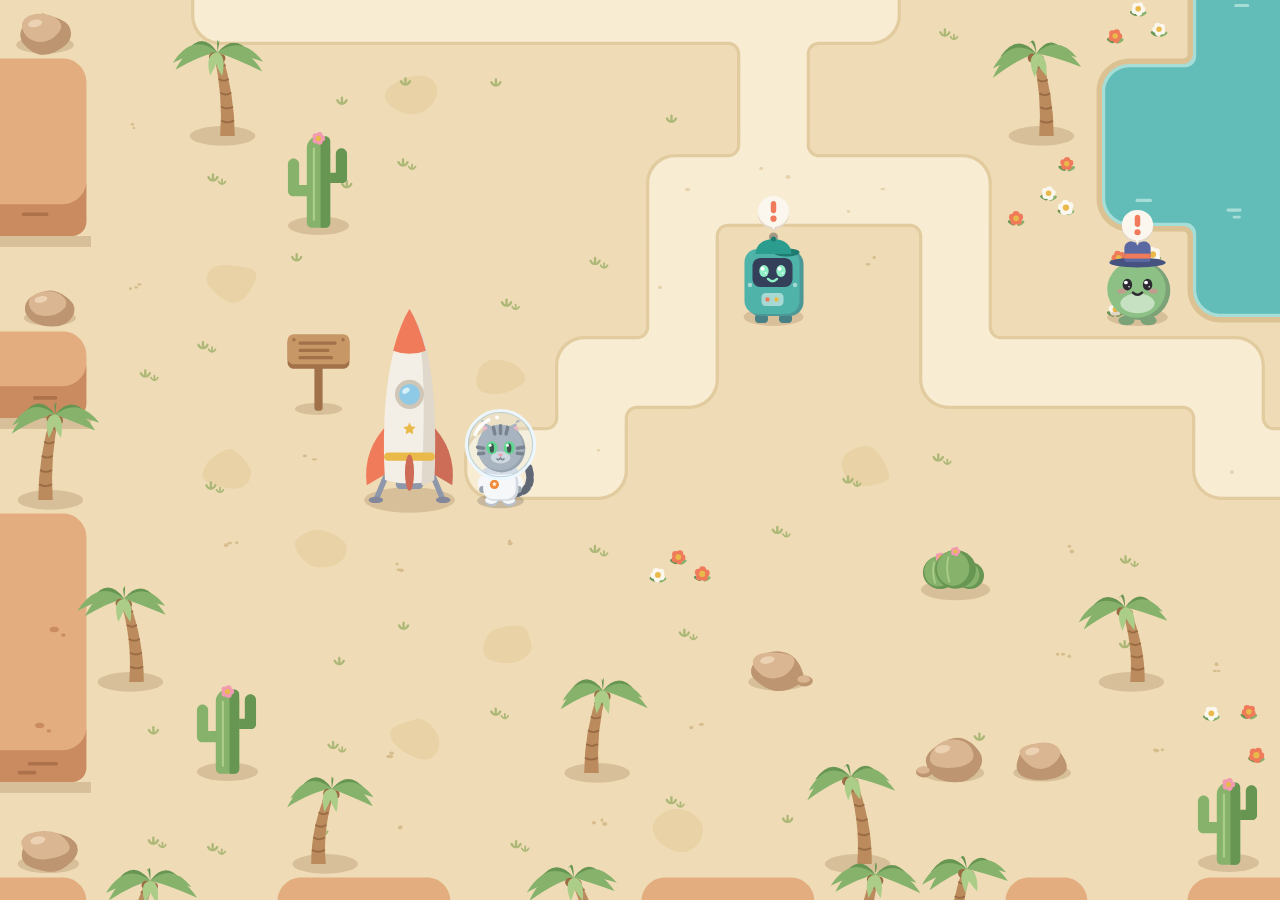
<file: tests/moteur.html>
<!doctype html>
<html lang="fr">
<head>
  <meta charset="utf-8">
  <meta name="viewport" content="width=device-width, initial-scale=1, viewport-fit=cover">
  <title>Moteur du monde</title>
  <style>
    html, body { margin: 0; height: 100%; overflow: hidden; background: #23263a; }
    #carte { position: fixed; inset: 0; width: 100%; height: 100%; display: block; touch-action: none; }
    #resultat { display: none; }
    body.rapport #resultat { display: block; position: fixed; left: 8px; bottom: 8px; max-height: 45%; overflow: auto; margin: 0;
      padding: 8px 10px; background: rgba(251, 247, 239, 0.92); color: #2d2a32; font: 12px/1.35 monospace; border-radius: 10px; }
  </style>
</head>
<body>
  <!--
    Paramètres : ?monde=<id> (plusmoins, paquets, marche, tictac, defi ; sinon carte d'essai intégrée), &art=factice,
    &auto=1 (scénario automatique + rapport JSON), &demo=1 (scène pour capture), &rapport=1 (affiche le rapport),
    &x=..&y=.. (position de départ d'Alvin), &ouvert=2,3 (zones déjà ouvertes).
  -->
  <canvas id="carte"></canvas>
  <pre id="resultat">en cours…</pre>
  <script src="../js/monde/mondes.js"></script>
  <script>
  'use strict';
  const params = new URLSearchParams(location.search);
  const sortie = document.getElementById('resultat');
  if (params.get('rapport')) document.body.classList.add('rapport');
  const erreursPage = [];
  window.addEventListener('error', e => erreursPage.push(`${e.filename ? e.filename.split('/').pop() : ''}:${e.lineno} ${e.message}`));

  function charger(src) {
    return new Promise(res => {
      const s = document.createElement('script');
      s.src = src;
      s.onload = () => res(true);
      s.onerror = () => res(false);
      document.body.append(s);
    });
  }

  // ---------------------------------------------------------------------------
  // Carte d'essai intégrée (40×30, conforme au §9) : 4 zones, 2 rivières, une falaise
  // ---------------------------------------------------------------------------
  function carteEssai() {
    const W = 40, H = 30;
    let s = 12345;
    const rnd = () => { s = (Math.imul(s, 1103515245) + 12345) >>> 0; return s / 4294967296; };
    const g = Array.from({ length: H }, (_, y) => Array.from({ length: W }, (_, x) => ((x * 7 + y * 13) % 9 === 0 ? ',' : '.')));
    const met = (x, y, c) => { if (x >= 0 && y >= 0 && x < W && y < H) g[y][x] = c; };
    const rect = (x0, y0, x1, y1, c) => { for (let y = y0; y <= y1; y++) for (let x = x0; x <= x1; x++) met(x, y, c); };
    const trace = pts => {
      for (let i = 1; i < pts.length; i++) {
        let [x, y] = pts[i - 1];
        const [x1, y1] = pts[i];
        while (x !== x1 || y !== y1) { met(x, y, ':'); x += Math.sign(x1 - x); y += Math.sign(y1 - y); }
        met(x1, y1, ':');
      }
    };
    // Eau et falaises
    rect(19, 0, 20, 29, '~');                 // rivière nord-sud
    rect(0, 14, 18, 15, '~');                 // rivière ouest
    rect(21, 14, 39, 15, '#');                // falaise est
    rect(4, 8, 6, 10, '~'); rect(26, 22, 28, 24, '~'); rect(31, 2, 33, 3, '~');   // étangs
    rect(12, 18, 13, 20, '#'); rect(35, 6, 36, 8, '#');
    // Chemins
    trace([[3, 25], [10, 25], [10, 17], [9, 17], [9, 16]]);
    trace([[10, 21], [16, 21], [16, 26]]);
    trace([[9, 13], [9, 6], [18, 6]]);
    trace([[9, 9], [14, 9], [14, 3]]);
    trace([[21, 6], [30, 6], [30, 13]]);
    trace([[30, 9], [37, 9]]);
    trace([[30, 15], [30, 22], [36, 22], [36, 27]]);
    trace([[30, 19], [24, 19], [24, 26]]);
    // Portes
    met(9, 14, 'B'); met(9, 15, 'B'); met(19, 6, 'B'); met(20, 6, 'B'); met(30, 14, 'P');
    // Entités (cases réservées)
    const fusee = { x: 3, y: 24 }, depart = { x: 4, y: 24 };
    const pnj = [
      ['tibo', 'Tibo', 'm', 1, 7, 20, 'bulle', '#6cc4a1', 'chapeau'], ['nala', 'Nala', 'f', 1, 14, 23, 'plume', '#ef9f7a', 'noeud'],
      ['pouki', 'Pouki', 'm', 1, 5, 18, 'robot', '#7ab0d9', null],
      ['mira', 'Mira', 'f', 2, 6, 4, 'champi', '#d9825b', 'tablier'], ['zoko', 'Zoko', 'm', 2, 13, 10, 'antenne', '#e3b04b', 'lunettes'],
      ['lila', 'Lila', 'f', 2, 16, 3, 'etoile', '#e59aa6', 'echarpe'],
      ['bako', 'Bako', 'm', 3, 25, 4, 'plume', '#79b8d9', 'casquette'], ['fifi', 'Fifi', 'f', 3, 34, 10, 'bulle', '#a596d9', null],
      ['roro', 'Roro', 'm', 3, 27, 11, 'robot', '#b07aa1', 'tablier'],
      ['yaya', 'Yaya', 'f', 4, 26, 18, 'antenne', '#3fa39a', 'lunettes'], ['pomo', 'Pomo', 'm', 4, 35, 25, 'champi', '#7fae5e', 'echarpe'],
      ['reina', 'Reina', 'f', 4, 31, 23, 'etoile', '#e76f51', 'couronne'],
    ].map(([id, nom, gg, zone, x, y, espece, couleur, accessoire]) => ({
      id, nom, g: gg, role: 'habitant', zone, x, y, themes: ['jeux'], apparence: { espece, couleur, accessoire },
      bonjour: `Bonjour, je suis ${nom} !`, merci: 'Merci beaucoup !', chef: id === 'reina',
    }));
    const coffres = [[2, 27, 1], [2, 2, 2], [37, 2, 3], [37, 28, 4]].map(([x, y, zone], i) => ({ id: 'c' + (i + 1), x, y, zone, souvenir: { id: 'essai-' + i, nom: 'Souvenir ' + (i + 1) } }));
    const panneaux = [[5, 23, 1], [8, 12, 2], [22, 7, 3], [31, 17, 4]].map(([x, y, zone], i) => ({ id: 'p' + (i + 1), x, y, zone, texte: 'Panneau ' + (i + 1) }));
    const reserves = [fusee, depart, ...pnj, ...coffres, ...panneaux];
    const libre = (x, y) => !reserves.some(e => Math.abs(e.x - x) + Math.abs(e.y - y) <= 1);
    for (const e of reserves) met(e.x, e.y, g[e.y][e.x] === ':' ? ':' : '.');
    // Décor semé (sur le sol uniquement, loin des entités)
    const decor = ['T', 'T', 'T', 'R', 'f', 'f', 'C', 'M', 'H', 'X'];
    for (let y = 1; y < H - 1; y++) for (let x = 1; x < W - 1; x++) {
      if ((g[y][x] === '.' || g[y][x] === ',') && libre(x, y) && rnd() < 0.13) g[y][x] = decor[Math.floor(rnd() * decor.length)];
    }
    // Bords non marchables
    const bord = i => '#TR#T#RT'[i % 8];
    for (let x = 0; x < W; x++) { if (g[0][x] !== '~') g[0][x] = bord(x); if (g[H - 1][x] !== '~') g[H - 1][x] = bord(x + 3); }
    for (let y = 0; y < H; y++) { if (g[y][0] !== '~') g[y][0] = bord(y + 1); if (g[y][W - 1] !== '~') g[y][W - 1] = bord(y + 5); }
    return {
      id: 'essai', ordre: 99, notion: 'plusmoins', nom: "Planète d'essai", description: 'Carte intégrée au test du moteur',
      arrivee: 'Une planète pour essayer le moteur.',
      carte: g.map(l => l.join('')),
      depart, fusee,
      zones: [
        { id: 1, nom: 'La Clairière', requis: 0 },
        { id: 2, nom: 'Le Village', requis: 8, portes: [[9, 14], [9, 15]], message: 'Le pont est cassé.' },
        { id: 3, nom: 'La Colline', requis: 20, portes: [[19, 6], [20, 6]], message: 'Le grand pont est cassé.' },
        { id: 4, nom: 'Le Plateau', requis: 32, portes: [[30, 14]], message: 'La barrière est fermée.' },
      ],
      pnj, coffres, panneaux,
    };
  }

  // ---------------------------------------------------------------------------
  // Suivi des écouteurs (pour vérifier qu'arreter() ne laisse aucune fuite)
  // ---------------------------------------------------------------------------
  let suivreEcouteurs = false;
  const ajoutOrig = EventTarget.prototype.addEventListener, retraitOrig = EventTarget.prototype.removeEventListener;
  EventTarget.prototype.addEventListener = function (type, fn, o) {
    if (suivreEcouteurs) (this.__ec || (this.__ec = [])).push([type, fn]);
    return ajoutOrig.call(this, type, fn, o);
  };
  EventTarget.prototype.removeEventListener = function (type, fn, o) {
    if (this.__ec) this.__ec = this.__ec.filter(([t, f]) => !(t === type && f === fn));
    return retraitOrig.call(this, type, fn, o);
  };
  const ROs = [];
  if (window.ResizeObserver) {
    const RO = window.ResizeObserver;
    window.ResizeObserver = class extends RO {
      constructor(cb) { super(cb); this.connecte = true; ROs.push(this); }
      disconnect() { this.connecte = false; super.disconnect(); }
    };
  }

  // ---------------------------------------------------------------------------
  // Démarrage
  // ---------------------------------------------------------------------------
  (async () => {
    const id = params.get('monde') || 'plusmoins';
    let monde = null, source = 'essai';
    if (id !== 'essai' && await charger(`../js/monde/mondes/${id}.js`)) { monde = Mondes.get(id); source = `mondes/${id}.js`; }
    if (!monde) monde = carteEssai();
    let art = 'js/art/art.js';
    if (params.get('art') === 'factice' || !(await charger('../js/art/art.js')) || typeof Art === 'undefined') {
      if (typeof Art === 'undefined') await charger('art-factice.js');
      art = 'tests/art-factice.js';
    }
    await charger('../js/monde/moteur.js');

    const canvas = document.getElementById('carte');
    const journal = { touche: [], arrivee: [], deplacement: [] };
    const ouvertes = (params.get('ouvert') || '').split(',').filter(Boolean).map(Number);
    const pos = params.get('x') ? { x: +params.get('x'), y: +params.get('y') } : null;
    suivreEcouteurs = true;
    const jeu = Moteur.creer(canvas, monde, {
      etat: { portesOuvertes: [1, ...ouvertes], coffresOuverts: [], marques: marquesInitiales(monde, [1, ...ouvertes]), pos },
      surTouche: e => journal.touche.push(e ? e.id : null),
      surArrivee: e => journal.arrivee.push(`${e.type}:${e.id}`),
      surDeplacement: (x, y) => journal.deplacement.push([x, y]),
    });
    jeu.demarrer();
    window.jeu = jeu;

    if (params.get('auto')) {
      const rapport = scenario(jeu, monde, journal);
      rapport.monde = monde.id; rapport.source = source; rapport.art = art;
      rapport.erreursPage = erreursPage;
      rapport.ok = rapport.ok && !erreursPage.length;
      sortie.textContent = JSON.stringify(rapport, null, 1);
    } else {
      if (params.get('demo')) demo(jeu, monde);
      else jeu.simuler(0.1);
      sortie.textContent = JSON.stringify({ ok: !jeu.debug().erreur, monde: monde.id, source, art, debug: jeu.debug(), erreursPage });
    }
  })();

  function marquesInitiales(monde, zones) {
    const m = {};
    for (const p of monde.pnj || []) m[p.id] = zones.includes(p.zone) ? '!' : null;
    return m;
  }

  // Scène pour les captures : Alvin en route vers un habitant, un texte qui monte, une zone qui vient de s'ouvrir
  function demo(jeu, monde) {
    if (params.get('demo') === 'porte') {                      // un passage en train de s'ouvrir (avec &x=&y= près de la porte)
      const z = (monde.zones || []).find(q => q.portes && q.portes.some(([x, y]) => 'BP'.includes(jeu.caseEn(x, y))));
      jeu.simuler(0.5);
      if (z) jeu.ouvrirZone(z.id, true);
      jeu.simuler(+(params.get('t') || 0.3));
      return;
    }
    const p = (monde.pnj || []).find(q => q.zone === 1);
    if (p) {
      jeu.majEntite(p.id, { marque: 'ok' });
      jeu.texteFlottant(p.x, p.y - 1, '+3 ★', '#c7962a');
      const voisin = (monde.pnj || []).find(q => q.zone === 1 && q !== p) || p;
      jeu.allerVers(voisin.x, voisin.y);
    }
    jeu.simuler(0.55);
  }

  // ---------------------------------------------------------------------------
  // Scénario automatique
  // ---------------------------------------------------------------------------
  function scenario(jeu, monde, journal) {
    const tests = [];
    const W = monde.carte[0].length, H = monde.carte.length;
    const verifier = (nom, ok, detail) => { tests.push({ nom, ok: !!ok, detail }); return ok; };
    const pos = () => ({ x: jeu.joueur.x, y: jeu.joueur.y });
    const entier = p => Number.isInteger(p.x) && Number.isInteger(p.y);
    const attendre = (max = 60) => {                           // simule jusqu'à l'arrêt d'Alvin
      let t = 0;
      while (jeu.debug().enMarche && t < max) { jeu.simuler(0.05); t += 0.05; }
      return t;
    };
    const accessibles = () => {
      const d = jeu.distances(), l = [];
      for (let i = 0; i < d.length; i++) if (d[i] >= 0) l.push({ x: i % W, y: (i / W) | 0, d: d[i] });
      return l;
    };
    const cheminValide = (dep, ch) => {
      let p = dep;
      for (const c of ch) {
        if (Math.abs(c.x - p.x) + Math.abs(c.y - p.y) !== 1) return `saut ${JSON.stringify(p)}→${JSON.stringify(c)}`;
        if (!jeu.passable(c.x, c.y)) return `case bloquée ${JSON.stringify(c)}`;
        p = c;
      }
      return null;
    };
    const tap = (px, py, bouger = 0) => {
      const r = { clientX: px, clientY: py, pointerId: 7, isPrimary: true, button: 0, bubbles: true, cancelable: true, pointerType: 'touch' };
      const c = document.getElementById('carte');
      c.dispatchEvent(new PointerEvent('pointerdown', r));
      if (bouger) c.dispatchEvent(new PointerEvent('pointermove', { ...r, clientX: px + bouger, clientY: py + bouger / 2 }));
      c.dispatchEvent(new PointerEvent('pointerup', { ...r, clientX: px + bouger, clientY: py + bouger / 2 }));
    };
    const adjacent = (a, b) => Math.abs(a.x - b.x) + Math.abs(a.y - b.y) === 1;
    const zoneFermee = (monde.zones || []).find(z => z.portes && z.portes.some(([x, y]) => 'BP'.includes(jeu.caseEn(x, y))));
    const tempsDebut = performance.now();

    // 1. Départ
    const d0 = pos();
    verifier('depart', entier(d0) && jeu.passable(d0.x, d0.y) && Math.abs(d0.x - monde.depart.x) + Math.abs(d0.y - monde.depart.y) <= 2,
      { joueur: d0, depart: monde.depart, zoom: +jeu.camera.zoom.toFixed(3), casesVisibles: jeu.debug().casesVisibles });

    // 2. Chemins vers plusieurs cibles (plus court chemin, cases marchables, arrivée exacte, ~4 cases/s)
    {
      const acc = accessibles().filter(c => c.d > 0).sort((a, b) => a.d - b.d);
      const cibles = [0.2, 0.45, 0.7, 0.9, 1].map(q => acc[Math.min(acc.length - 1, Math.floor(q * (acc.length - 1)))]);
      const details = [];
      let ok = cibles.length === 5;
      for (const c of cibles) {
        const dep = pos();
        const dist = jeu.distances()[c.y * W + c.x];
        const r = jeu.allerVers(c.x, c.y);
        const ch = jeu.debug().chemin;
        const err = cheminValide(dep, ch);
        const t = attendre();
        const fin = pos();
        const vitesse = ch.length / t;
        // ~4 cases/s, avec un départ et une arrivée en douceur (≈ 0,3 s de plus au total)
        const bon = r && !err && fin.x === c.x && fin.y === c.y && ch.length >= dist && ch.length <= dist + 2 && t >= ch.length / 4.1 && t <= ch.length / 4 + 0.4;
        details.push({ cible: [c.x, c.y], pas: ch.length, plusCourt: dist, duree: +t.toFixed(2), vitesse: +vitesse.toFixed(2), arrivee: [fin.x, fin.y], erreur: err });
        ok = ok && bon;
      }
      verifier('chemins_plusieurs_cibles', ok, details);
    }

    // 3. Contournement d'obstacles : le chemin est plus long que la distance à vol d'oiseau
    {
      const dep = pos();
      const detour = c => c.d - Math.abs(c.x - dep.x) - Math.abs(c.y - dep.y);
      const c = accessibles().filter(q => detour(q) >= 2).sort((a, b) => detour(b) - detour(a) || a.d - b.d)[0];
      let detail = 'aucune cible trouvée', ok = false;
      if (c) {
        jeu.allerVers(c.x, c.y);
        const ch = jeu.debug().chemin;
        const err = cheminValide(dep, ch);
        attendre();
        ok = !err && ch.length >= c.d && ch.length <= c.d + 2 && pos().x === c.x && pos().y === c.y;
        detail = { de: [dep.x, dep.y], vers: [c.x, c.y], volOiseau: Math.abs(c.x - dep.x) + Math.abs(c.y - dep.y), pas: ch.length, erreur: err };
      }
      verifier('contournement_obstacles', ok, detail);
    }

    // 4. Toucher une case bloquée (arbre, rocher, eau) : Alvin va à la case marchable la plus proche
    {
      const accSet = new Set(accessibles().map(c => c.y * W + c.x));
      let bloc = null;
      for (let y = 1; y < H - 1 && !bloc; y++) for (let x = 1; x < W - 1 && !bloc; x++) {
        const c = jeu.caseEn(x, y);
        const ent = jeu.entites.some(e => e.x === x && e.y === y);
        if (!jeu.passable(x, y) && !ent && !'BP'.includes(c) && [[1, 0], [-1, 0], [0, 1], [0, -1]].some(([dx, dy]) => accSet.has((y + dy) * W + x + dx))
          && Math.abs(x - pos().x) + Math.abs(y - pos().y) > 3) bloc = { x, y, c };
      }
      jeu.allerVers(bloc.x, bloc.y);
      attendre();
      const p = pos();
      verifier('case_bloquee_plus_proche', adjacent(p, bloc) && jeu.passable(p.x, p.y), { case: bloc, arrivee: p });
    }

    // 5. Zone fermée : Alvin refuse d'y entrer et ne parle pas à ses habitants
    let pnjFerme = null;
    if (zoneFermee) {
      pnjFerme = (monde.pnj || []).find(p => p.zone === zoneFermee.id);
      const accAvant = new Set(accessibles().map(c => c.y * W + c.x));
      const nArr = journal.arrivee.length;
      jeu.allerVers(pnjFerme.x, pnjFerme.y);
      attendre();
      const p1 = pos();
      // et toucher une case marchable de l'autre côté
      const autre = [[1, 0], [-1, 0], [0, 1], [0, -1]].map(([dx, dy]) => ({ x: pnjFerme.x + dx, y: pnjFerme.y + dy })).find(c => jeu.passable(c.x, c.y));
      jeu.allerVers(autre.x, autre.y);
      attendre();
      const p2 = pos();
      verifier('refus_zone_fermee',
        journal.arrivee.length === nArr && accAvant.has(p1.y * W + p1.x) && accAvant.has(p2.y * W + p2.x) && !adjacent(p1, pnjFerme) && !accAvant.has(autre.y * W + autre.x),
        { zone: zoneFermee.id, habitant: pnjFerme.id, arrivee1: p1, cibleAutreCote: autre, arrivee2: p2 });

      // 6. Toucher la porte fermée : Alvin va devant et la signale (surArrivee type 'porte')
      const [px, py] = zoneFermee.portes[0];
      jeu.allerVers(px, py);
      attendre();
      verifier('porte_fermee_signalee', journal.arrivee[journal.arrivee.length - 1] === `porte:zone-${zoneFermee.id}`,
        { porte: [px, py], arrivee: pos(), dernier: journal.arrivee[journal.arrivee.length - 1] || null });

      // 7. Ouverture animée de la zone, puis passage jusqu'à l'habitant
      const nbAcc = accSet0();
      const n = jeu.ouvrirZone(zoneFermee.id, true);
      const dbg = jeu.debug();
      const portesOk = zoneFermee.portes.every(([x, y]) => Mondes.MARCHABLE.has(jeu.caseEn(x, y)));
      const anim = dbg.ouvertures === zoneFermee.portes.length && dbg.particules > 0 && dbg.focus;
      jeu.simuler(2.6);
      const finAnim = jeu.debug().ouvertures === 0 && jeu.debug().particules === 0 && !jeu.debug().focus;
      const nbApres = accSet0();
      const nDep = journal.deplacement.length;
      jeu.allerVers(pnjFerme.x, pnjFerme.y);
      attendre();
      const passe = journal.deplacement.slice(nDep).some(([x, y]) => zoneFermee.portes.some(([a, b]) => a === x && b === y));
      verifier('ouverture_zone_puis_passage',
        n === zoneFermee.portes.length && portesOk && anim && finAnim && nbApres > nbAcc && passe && adjacent(pos(), pnjFerme)
          && journal.arrivee[journal.arrivee.length - 1] === `pnj:${pnjFerme.id}`,
        { portesOuvertes: n, animation: anim, finAnimation: finAnim, accessiblesAvant: nbAcc, accessiblesApres: nbApres, parLaPorte: passe, arrivee: pos(), dernier: journal.arrivee[journal.arrivee.length - 1] });
    } else {
      verifier('refus_zone_fermee', true, 'aucune zone fermée sur cette carte');
    }
    function accSet0() { return accessibles().length; }

    // 8. Interaction tactile avec un habitant (vrais événements pointer) : toucher sa tête de loin, puis toucher immédiat à côté
    {
      const dep = pos();
      const dist = jeu.distances();
      const cand = jeu.entites.filter(e => e.type === 'pnj' && e !== jeu.entites.find(q => q.id === (pnjFerme && pnjFerme.id)))
        .map(e => ({ e, d: Math.min(...[[1, 0], [-1, 0], [0, 1], [0, -1]].map(([dx, dy]) => { const v = dist[(e.y + dy) * W + e.x + dx]; return v >= 0 ? v : 1e9; })) }))
        .filter(o => o.d < 1e9 && o.d >= 3).sort((a, b) => a.d - b.d);
      const pnj = cand.length ? cand[0].e : null;
      let detail = 'aucun habitant accessible', ok = false;
      if (pnj) {
        // s'approcher pour qu'il soit à l'écran
        const proche = accessibles().filter(c => c.d > 0 && Math.abs(c.x - pnj.x) + Math.abs(c.y - pnj.y) >= 3).sort((a, b) =>
          (Math.abs(a.x - pnj.x) + Math.abs(a.y - pnj.y)) - (Math.abs(b.x - pnj.x) + Math.abs(b.y - pnj.y)))[0];
        if (proche) { jeu.allerVers(proche.x, proche.y); attendre(); }
        jeu.simuler(2);                                         // la caméra se pose
        const nT = journal.touche.length, nA = journal.arrivee.length;
        const [sx, sy] = jeu.versEcran(pnj.x, pnj.y);
        const tete = sy - jeu.camera.zoom * 64 * 0.8;            // on touche sa tête (case au-dessus)
        tap(sx, tete);
        const toucheOk = journal.touche[nT] === pnj.id && jeu.debug().interaction === pnj.id;
        attendre();
        const arriveOk = journal.arrivee[nA] === `pnj:${pnj.id}` && adjacent(pos(), pnj);
        const directionOk = (() => { const dx = pnj.x - pos().x, dy = pnj.y - pos().y; return jeu.joueur.direction === (dx > 0 ? 'droite' : dx < 0 ? 'gauche' : dy > 0 ? 'bas' : 'haut'); })();
        const [sx2, sy2] = jeu.versEcran(pnj.x, pnj.y);
        tap(sx2, sy2);                                           // déjà à côté : surArrivee tout de suite
        const immediatOk = journal.arrivee.length === nA + 2 && journal.arrivee[nA + 1] === `pnj:${pnj.id}` && !jeu.debug().enMarche;
        ok = toucheOk && arriveOk && directionOk && immediatOk;
        detail = { habitant: pnj.id, ecran: [Math.round(sx), Math.round(tete)], touche: toucheOk, arrivee: arriveOk, direction: jeu.joueur.direction, regarde: directionOk, immediat: immediatOk };
      }
      verifier('interaction_habitant_tactile', ok, detail);
    }

    // 9. Un glisser n'est pas un tap
    {
      const nT = journal.touche.length;
      const a = accessibles().find(c => c.d === 2);
      const [sx, sy] = jeu.versEcran(a.x, a.y);
      tap(sx, sy, 40);
      verifier('glisser_ignore', journal.touche.length === nT && !jeu.debug().enMarche, { touches: journal.touche.length - nT });
    }

    // 10. Blocage pendant un dialogue
    {
      jeu.bloquer(true);
      const nT = journal.touche.length;
      const a = accessibles().find(c => c.d === 2) || { x: pos().x, y: pos().y };
      const [sx, sy] = jeu.versEcran(a.x, a.y);
      tap(sx, sy);
      const r = jeu.allerVers(a.x, a.y);
      const ok1 = journal.touche.length === nT && !jeu.debug().enMarche && r === null;
      jeu.bloquer(false);
      // bloqué en pleine marche : Alvin finit son pas et s'arrête, sans interaction
      const loin = accessibles().sort((p, q) => q.d - p.d)[0];
      jeu.allerVers(loin.x, loin.y);
      jeu.simuler(0.4);
      jeu.bloquer(true);
      const dbg = jeu.debug();
      const t = attendre(2);
      const ok2 = dbg.chemin.length <= 1 && dbg.interaction === null && entier(pos()) && !jeu.debug().enMarche && t <= 0.5;
      jeu.bloquer(false);
      verifier('blocage_dialogue', ok1 && ok2, { tapIgnore: ok1, arretPropre: ok2, arret: pos() });
    }

    // 11. Mise à jour des entités et texte flottant
    {
      const p = jeu.entites.find(e => e.type === 'pnj'), c = jeu.entites.find(e => e.type === 'coffre');
      const ok1 = jeu.majEntite(p.id, { marque: 'ok' }) && p.marque === 'ok' && (!c || (jeu.majEntite(c.id, { ouvert: true }) && c.ouvert === true));
      jeu.texteFlottant(p.x, p.y - 1, '+3 ★', '#c7962a');
      const n1 = jeu.debug().textes;
      jeu.simuler(2.2);
      const n2 = jeu.debug().textes;
      verifier('entites_et_textes', ok1 && n1 === 1 && n2 === 0 && !jeu.majEntite('inconnu', {}), { marque: p.marque, coffreOuvert: c && c.ouvert, textes: [n1, n2] });
    }

    // 12. surDeplacement : des cases entières et marchables
    verifier('sur_deplacement', journal.deplacement.length > 10 && journal.deplacement.every(([x, y]) => Number.isInteger(x) && Number.isInteger(y) && Mondes.MARCHABLE.has(jeu.caseEn(x, y))),
      { appels: journal.deplacement.length });

    // 13. Caméra bornée à la carte (aller dans un coin)
    {
      const coin = accessibles().sort((a, b) => (a.x + a.y) - (b.x + b.y))[0];
      jeu.allerVers(coin.x, coin.y);
      attendre();
      jeu.simuler(3);
      const v = jeu.debug().casesVisibles, c = jeu.camera;
      const ok = c.x - v.l / 2 >= -1e-6 && c.y - v.h / 2 >= -1e-6 && c.x + v.l / 2 <= W + 1e-6 && c.y + v.h / 2 <= H + 1e-6;
      verifier('camera_bornee', ok, { coin: [coin.x, coin.y], camera: [+c.x.toFixed(2), +c.y.toFixed(2)], visibles: [+v.l.toFixed(2), +v.h.toFixed(2)] });
    }

    // 14. Redimensionnement / orientation
    {
      const canvas = document.getElementById('carte');
      const essai = (l, h) => { canvas.style.width = l + 'px'; canvas.style.height = h + 'px'; jeu.redimensionner(); jeu.simuler(0.05); const d = jeu.debug(); return { l: +d.casesVisibles.l.toFixed(2), h: +d.casesVisibles.h.toFixed(2), px: [canvas.width, canvas.height], blocs: d.blocs }; };
      const portrait = essai(800, 1280), paysage = essai(1280, 800), telephone = essai(740, 360);
      canvas.style.width = ''; canvas.style.height = '';
      jeu.redimensionner();
      const ok = portrait.l >= 9 && portrait.l <= 10 && paysage.l >= 13 && paysage.l <= 15 && telephone.h >= 7 && !jeu.debug().erreur;
      verifier('redimensionnement', ok, { portrait, paysage, telephone });
    }

    // 15. Pause quand l'onglet est caché
    {
      Object.defineProperty(document, 'hidden', { configurable: true, get: () => true });
      document.dispatchEvent(new Event('visibilitychange'));
      const cache = jeu.debug();
      Object.defineProperty(document, 'hidden', { configurable: true, get: () => false });
      document.dispatchEvent(new Event('visibilitychange'));
      const visible = jeu.debug();
      delete document.hidden;
      verifier('pause_onglet_cache', cache.enPause && !cache.boucle && !visible.enPause && visible.boucle, { cache: { pause: cache.enPause, boucle: cache.boucle }, visible: { pause: visible.enPause, boucle: visible.boucle } });
    }

    // 16. Temps moyen d'une image (rendu complet), en densité 1 puis 2
    // Chrome enregistre les ordres de dessin et ne peint qu'ensuite : on force la peinture (lecture d'un pixel) à chaque image.
    const ctx2 = document.getElementById('carte').getContext('2d');
    const mesure = (n = 120) => {
      for (let i = 0; i < 10; i++) { jeu.simuler(1 / 60); ctx2.getImageData(0, 0, 1, 1); }   // préchauffage (blocs en cache)
      const t0 = performance.now();
      for (let i = 0; i < n; i++) { jeu.simuler(1 / 60); ctx2.getImageData(0, 0, 1, 1); }
      return +((performance.now() - t0) / n).toFixed(3);
    };
    const loin = accessibles().sort((p, q) => q.d - p.d)[0];
    jeu.allerVers(loin.x, loin.y);
    const ms1 = mesure();
    const dprOrig = Object.getOwnPropertyDescriptor(window, 'devicePixelRatio');
    Object.defineProperty(window, 'devicePixelRatio', { configurable: true, get: () => 2 });
    jeu.redimensionner();
    const ms2 = mesure();
    const dbg2 = jeu.debug();
    if (dprOrig) Object.defineProperty(window, 'devicePixelRatio', dprOrig); else delete window.devicePixelRatio;
    jeu.redimensionner();
    attendre();
    verifier('temps_image', ms1 < 16 && ms2 < 33, { msDensite1: ms1, msDensite2: ms2, ecran2: [dbg2.largeur * 2, dbg2.hauteur * 2], blocsEnCache: dbg2.blocs, maxBlocs: dbg2.maxBlocs, blocsRendus: dbg2.blocsRendus });

    // 17. Aucune erreur de rendu, puis arrêt sans fuite
    const erreur = jeu.debug().erreur;
    verifier('aucune_erreur_rendu', !erreur, erreur);
    const capturesAvant = canvasEcouteurs();
    jeu.arreter();
    const dbg = jeu.debug();
    const restants = canvasEcouteurs();
    verifier('arret_sans_fuite', dbg.ecouteurs === 0 && !dbg.boucle && !dbg.actif && restants === 0 && ROs.every(r => !r.connecte) && dbg.blocs === 0,
      { ecouteursAvant: capturesAvant, ecouteursApres: restants, observateursConnectes: ROs.filter(r => r.connecte).length, blocs: dbg.blocs });
    function canvasEcouteurs() {
      return [document.getElementById('carte'), window, document].reduce((s, c) => s + ((c.__ec || []).length), 0);
    }

    return { ok: tests.every(t => t.ok), dureeTestMs: Math.round(performance.now() - tempsDebut), echecs: tests.filter(t => !t.ok).map(t => t.nom), tests };
  }
  </script>
</body>
</html>
</file>
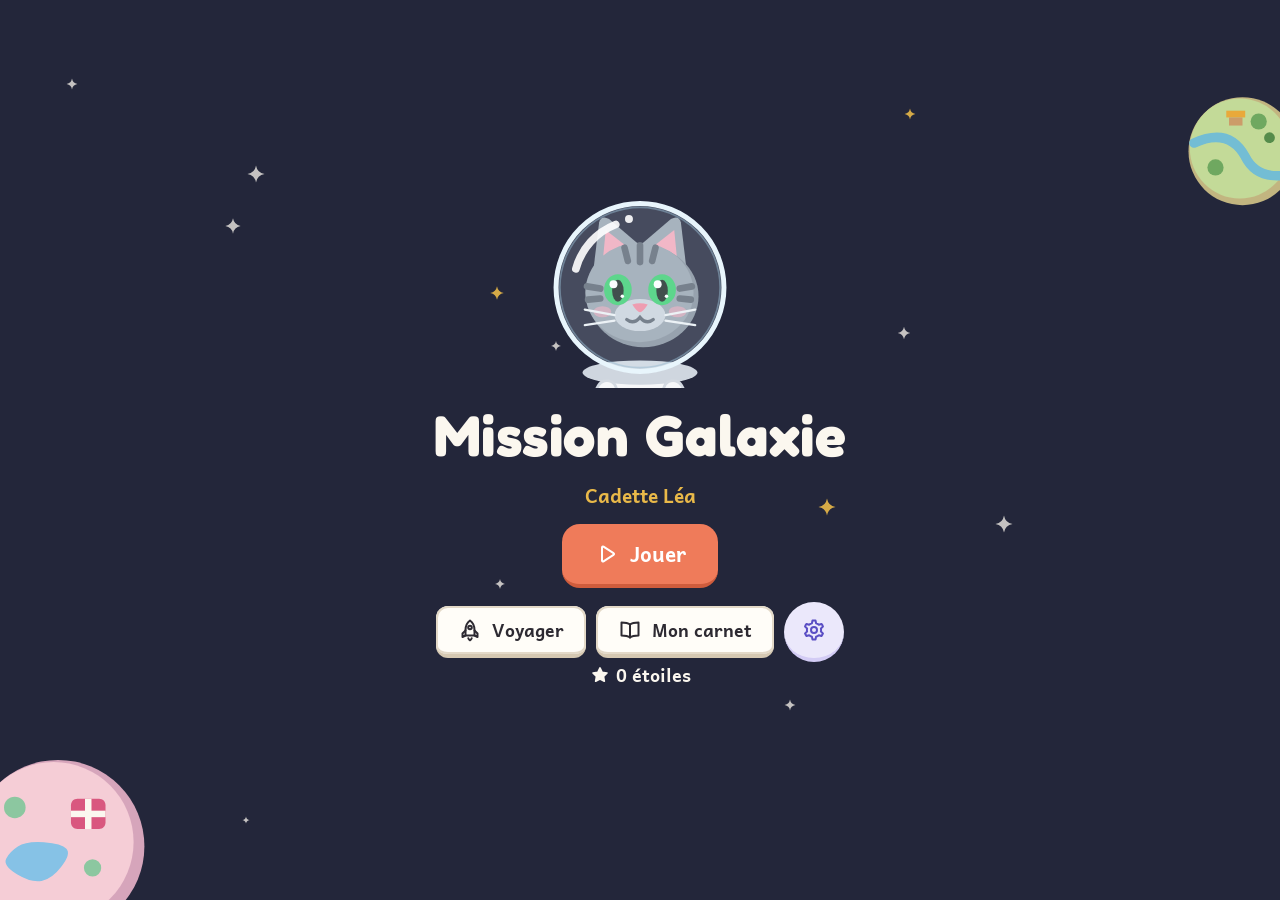
<file: tests/qa-regard.html>
<!doctype html>
<html lang="fr">
<head>
  <meta charset="utf-8">
  <meta name="viewport" content="width=device-width, initial-scale=1, viewport-fit=cover">
  <title>QA — regard critique</title>
  <link rel="stylesheet" href="https://fonts.googleapis.com/css2?family=Andika:wght@400;700&family=Fredoka:wght@500;600;700&display=swap">
  <link rel="stylesheet" href="../css/base.css">
  <link rel="stylesheet" href="../css/resolution.css">
  <link rel="stylesheet" href="../css/jeu.css">
</head>
<body>
  <!--
    Page de relecture (regard enfant / visuel / pédagogie) : charge les mêmes scripts que index.html,
    prépare une sauvegarde et affiche l'écran demandé.
      ?ecran=config | histoire[&page=2] | titre | espace | carnet[&onglet=souvenirs|grades] | code | coach
      ?ecran=planete&monde=paquets[&etat=debut|milieu|fin][&visite=1][&bulle=0][&pos=5,20]
          &pnj=<id> (parle à l'habitant) [&aider=1 [&etape=schema|…|fin|apres] [&faute=1] [&indice=2]]
          &coffre=<id> [&faux=1] | &panneau=<id> | &fusee=1 | &porte=<zone>
          &scenario=zone (le problème qui ouvre la zone 2) | chef (le dernier problème du chef)
      ?ecran=echantillon&monde=plusmoins&niveau=1   (mode dom : les 48 problèmes tirés comme dans le jeu)
      &voix=1 (Alvin parle) &prenom=Léa
  -->
  <main id="app"></main>
  <div id="toast" class="toast" role="status" aria-live="polite"></div>
  <pre id="resultat" hidden>en cours…</pre>

  <script src="../js/core/ui.js"></script>
  <script src="../js/core/storage.js"></script>
  <script src="../js/core/icones.js"></script>
  <script src="../js/core/voix.js"></script>
  <script src="../js/core/sons.js"></script>
  <script src="../js/art/art.js"></script>
  <script src="../js/art/alvin.js"></script>
  <script src="../js/problemes/moteur.js"></script>
  <script src="../js/problemes/banques/plusmoins-1.js"></script>
  <script src="../js/problemes/banques/plusmoins-2.js"></script>
  <script src="../js/problemes/banques/paquets-1.js"></script>
  <script src="../js/problemes/banques/paquets-2.js"></script>
  <script src="../js/problemes/banques/marche-1.js"></script>
  <script src="../js/problemes/banques/marche-2.js"></script>
  <script src="../js/monde/mondes.js"></script>
  <script src="../js/monde/mondes/plusmoins.js"></script>
  <script src="../js/monde/mondes/paquets.js"></script>
  <script src="../js/monde/mondes/marche.js"></script>
  <script src="../js/monde/mondes/tictac.js"></script>
  <script src="../js/monde/moteur.js"></script>
  <script src="../js/resolution/widgets.js"></script>
  <script src="../js/resolution/resolution.js"></script>
  <script src="../js/jeu/ecrans.js"></script>
  <script src="../js/jeu/jeu.js"></script>
  <script>
  'use strict';
  (async () => {
    const prm = new URLSearchParams(location.search);
    const P = k => prm.get(k);
    // En capture headless, les animations CSS ne suivent pas le temps virtuel : on les coupe (état final)
    if (P('anim') !== '1') document.head.append(UI.h('style', null, '*, *::before, *::after { animation: none !important; transition: none !important; }'));
    const sortie = document.getElementById('resultat');
    const erreursJS = [];
    window.addEventListener('error', e => erreursJS.push(`${(e.filename || '').split('/').pop()}:${e.lineno} ${e.message}`));
    const ecrire = o => { sortie.textContent = JSON.stringify(o, null, 1); };
    const pause = ms => new Promise(r => setTimeout(r, ms));

    // ------------------------------------------------------------------
    // Sauvegarde préparée
    // ------------------------------------------------------------------
    Store.charger();
    const D = Store.data;
    D.profil = { prenom: P('prenom') || 'Léa', genre: 'f', code: '1234', amis: [{ n: 'Inès', g: 'f' }, { n: 'Tom', g: 'm' }] };
    D.introVue = true;
    D.reglages.alvinParle = P('voix') === '1';
    D.reglages.lectureAuto = P('voix') === '1';
    D.reglages.sons = false;
    const idMonde = P('monde') || 'plusmoins';
    const avancement = P('etat') || 'debut';

    function journalFactice(n, notion) {
      const J = [];
      for (let i = 0; i < n; i++) {
        J.push({ date: Date.now() - (n - i) * 3e5, notion, planete: notion, pnj: 'tobo', id: notion + '-1-00' + (i % 9), structure: 'TG', niveau: 1,
          erreurs: { question: i % 5 === 0 ? 1 : 0, infos: i % 3 === 0 ? 1 : 0, plan: 0, schema: i % 4 === 0 ? 1 : 0, operation: i % 2 ? 1 : 0, calcul: i % 6 === 0 ? 1 : 0, reponse: i % 7 === 0 ? 1 : 0 },
          aides: i % 3, etoiles: [3, 2, 1, 3, 2][i % 5],
          // mesures « Lit-elle vraiment ? » (bloc de l'espace coach)
          typeReponse: i % 7 === 3 ? 'impossible' : 'nombre', position: ['fin', 'debut', 'milieu'][i % 3], pieges: i % 2, motPiege: i % 4 === 1,
          lecture: { ms: 4000 + (i % 5) * 3500, mots: 30 + (i % 4) * 5, seuil: 4500, rapide: i % 5 === 0, ecoutes: i % 2, piegeTouche: i % 6 === 1, opMotPiege: i % 8 === 1, manqueNonVu: false, forcee: false } });
      }
      return J;
    }
    function remplirPlanete(id, mode) {
      const m = Mondes.get(id);
      const e = Store.planete(id);
      e.visitee = true;
      if (mode === 'fin') {
        m.pnj.forEach(p => { e.pnj[p.id] = 4; });
        e.resolus = 48; e.zones = [1, 2, 3, 4]; e.coffres = m.coffres.map(c => c.id); e.terminee = true;
        m.pnj.forEach(p => D.carnet.push(id + ':' + p.id));
        m.coffres.forEach(c => D.souvenirs.push(c.souvenir.id));
      } else if (mode === 'milieu') {
        const z1 = m.pnj.filter(p => p.zone === 1), z2 = m.pnj.filter(p => p.zone === 2);
        z1.forEach(p => { e.pnj[p.id] = 4; D.carnet.push(id + ':' + p.id); });
        e.pnj[z2[0].id] = 2;
        e.resolus = 14; e.zones = [1, 2];
        e.coffres = [m.coffres[0].id]; D.souvenirs.push(m.coffres[0].souvenir.id);
      }
    }
    if (avancement === 'milieu') {
      remplirPlanete(idMonde, 'milieu');
      D.etoiles = 34; D.journal = journalFactice(14, Mondes.get(idMonde).notion);
      D.notions[Mondes.get(idMonde).notion].historique = [1, 1, 0, 1, 1, 1, 0, 1];
    } else if (avancement === 'fin') {
      remplirPlanete('plusmoins', 'fin');
      remplirPlanete('paquets', 'milieu');
      D.debloquees = ['plusmoins', 'paquets', 'marche', 'tictac'];
      D.etoiles = 187; D.journal = journalFactice(62, 'plusmoins').concat(journalFactice(14, 'paquets'));
      D.notions.plusmoins.niveau = 2; D.notions.plusmoins.historique = [1, 1, 1, 0, 1];
      D.notions.paquets.historique = [1, 0, 1, 1, 1, 1];
    }
    if (!D.debloquees.includes(idMonde)) D.debloquees.push(idMonde);
    D.planeteActuelle = idMonde;
    if (P('visite') === '1') Store.planete(idMonde).visitee = true;
    if (P('zones')) Store.planete(idMonde).zones = P('zones').split(',').map(Number);
    if (P('resolus')) Store.planete(idMonde).resolus = +P('resolus');
    if (P('pos')) { const [x, y] = P('pos').split(',').map(Number); Store.planete(idMonde).pos = { x, y }; }
    if (P('niveau')) D.notions[Mondes.get(idMonde).notion].niveau = +P('niveau');
    Store.sauver();

    // ------------------------------------------------------------------
    // Outils : case libre voisine, automate de résolution
    // ------------------------------------------------------------------
    function caseLibreVoisine(m, x, y) {
      const occupees = new Set([...m.pnj, ...m.coffres, ...m.panneaux, m.fusee].map(e => e.x + ',' + e.y));
      for (const [dx, dy] of [[0, 1], [-1, 0], [1, 0], [0, -1]]) {
        const nx = x + dx, ny = y + dy;
        const c = (m.carte[ny] || '')[nx];
        if (c && Mondes.MARCHABLE.has(c) && !occupees.has(nx + ',' + ny)) return { x: nx, y: ny };
      }
      return null;
    }
    const $ = s => document.querySelector('#resolution ' + s);
    const $$ = s => [...document.querySelectorAll('#resolution ' + s)];
    const RD = () => Resolution.debug();
    async function attendre(cond, quoi, max = 1500) {
      for (let i = 0; i < max; i++) { if (cond()) return; await pause(20); }
      throw new Error('délai dépassé : ' + quoi + ' (étape ' + RD().etape + ')');
    }
    function taper(el, quoi) { if (!el) throw new Error('introuvable : ' + quoi); el.click(); }
    function pointeur(el, type, x, y) {
      el.dispatchEvent(new PointerEvent(type, { bubbles: true, cancelable: true, clientX: x, clientY: y, pointerId: 7, isPrimary: true, pointerType: 'touch' }));
    }
    function toucher(el, quoi) {
      if (!el) throw new Error('introuvable : ' + quoi);
      const r = el.getBoundingClientRect();
      pointeur(el, 'pointerdown', r.left + r.width / 2, r.top + r.height / 2);
      pointeur(el, 'pointerup', r.left + r.width / 2, r.top + r.height / 2);
    }
    const norm = s => String(s).replace(/[  ]/g, ' ');
    const memeTexte = (b, t) => norm(b.textContent) === norm(t);
    const touche = ch => taper($$('.clavier .touche').find(b => b.textContent === ch), 'touche ' + ch);
    const valider = () => taper($('.clavier .touche.valider'), 'valider');
    const effacer = () => taper($('.clavier .touche.effacer'), 'effacer');
    async function placerCarte(k, slot) {
      toucher($(`.res-plateau .res-carte[data-k="${k}"]`), 'carte ' + k);
      taper($(`.case[data-slot="${slot}"]`), 'case ' + slot);
      await pause(5);
    }
    async function ecrireNombre(v) {
      if ($('.pose')) {
        const cells = $$('.pose-resultat');
        const n = cells.length;
        const s = String(v).padStart(n, ' ');
        for (let i = n - 1; i >= 0; i--) {
          taper(cells[i], 'case du résultat');
          if (s[i] === ' ') { if (cells[i].textContent) effacer(); } else touche(s[i]);
        }
      } else if ($('.champ-h')) {
        const ch = $('.champ-h'), cm = $('.champ-min');
        taper(ch, 'heures'); while (ch.textContent) effacer();
        for (const c of String(Math.floor(v / 60))) touche(c);
        taper(cm, 'minutes'); while (cm.textContent) effacer();
        for (const c of String(v % 60)) touche(c);
      } else {
        const b = $('.res-boite-reponse');
        while (b.textContent) effacer();
        for (const c of String(v)) touche(c);
      }
    }
    // Une action juste (ou fausse si faute) à l'étape courante
    async function agir(d, faute = false) {
      const p = d.probleme;
      switch (d.etape) {
        case 'lire': taper($('[data-action="compris"]'), 'compris'); return;
        case 'question':
          if (faute) { taper($$('.phrase:not(.est-question)')[0], 'phrase'); return; }
          taper($('.phrase.est-question'), 'question'); return;
        case 'infos':
          if (faute) { const k = p.distracteur || p.utiles[0]; taper($(`.donnee[data-k="${p.distracteur || 'zz'}"]`) || $$('.donnee')[0], 'distracteur ' + k); return; }
          for (const k of p.utiles) {
            const el = $$(`.donnee[data-k="${k}"]`).find(x => x.classList.contains('cliquable'));
            if (el) { taper(el, 'donnée ' + k); await pause(5); }
          }
          return;
        case 'plan': {
          const q = p.etapes[0].question;
          if (faute) { taper($$('.choix-plan').find(b => !memeTexte(b, q)), 'mauvais plan'); return; }
          taper($$('.choix-plan').find(b => memeTexte(b, q)), 'bon plan'); return;
        }
        case 'schema': {
          if ($('[data-action="faire-schema"]')) taper($('[data-action="faire-schema"]'), 'faire le schéma');
          await attendre(() => $('.res-schema .case'), 'schéma');
          const slots = Object.entries(p.etapes[0].schema.slots);
          if (faute) {
            await placerCarte(slots[0][1], slots[1][0]);
            await placerCarte(slots[1][1], slots[0][0]);
            await placerCarte(slots[2][1], slots[2][0]);
            return;
          }
          for (const [slot, k] of slots) {
            const c = $(`.case[data-slot="${slot}"]`);
            if (c.querySelector(`.res-carte[data-k="${k}"]`)) continue;
            await placerCarte(k, slot);
          }
          return;
        }
        case 'operation': {
          const op = p.etapes[d.e].op;
          if (faute) { taper($$('.btn-op').find(b => b.dataset.signe !== op.signe), 'mauvais signe'); return; }
          taper($(`.btn-op[data-signe="${op.signe}"]`), 'bon signe'); return;
        }
        case 'calcul': {
          const op = p.etapes[d.e].op;
          if (faute) { await ecrireNombre(op.r + (op.formats.r === 'nombre' ? (op.r > 20 ? 10 : 1) : 10)); valider(); return; }
          await ecrireNombre(op.r); valider(); return;
        }
        case 'reponse':
          if (faute) { taper($$('.phrase-reponse').find(b => !memeTexte(b, p.reponse.juste)), 'mauvaise réponse'); return; }
          taper($$('.phrase-reponse').find(b => memeTexte(b, p.reponse.juste)), 'bonne réponse'); return;
        default: throw new Error('étape inconnue : ' + d.etape);
      }
    }
    // Avance jusqu'à l'étape demandée (ou jusqu'à la fin) ; renvoie l'état
    async function avancerJusqua(arret) {
      let dernier = -1;
      for (let tour = 0; tour < 40; tour++) {
        await attendre(() => !RD().actif || RD().etape === 'fin' || (!RD().verrou && RD().compteur !== dernier), 'étape suivante');
        const d = RD();
        if (!d.actif) return d;
        if (d.etape === arret) return d;
        if (d.etape === 'fin') return d;
        dernier = d.compteur;
        await agir(d);
        // « Tu vas très vite ! » (geste de réponse trop rapide, ignoré) : « Je relis », puis on refait l'étape
        const relire = document.querySelector('#resolution .relire-fond');
        if (relire) {
          rapport.relire = (rapport.relire || 0) + 1;
          if (P('relire') === '1') return RD();   // capture du conseil d'Alvin
          taper(relire.querySelector('[data-action="relire"]'), 'je relis');
          dernier = -1;
        }
      }
      return RD();
    }

    // ------------------------------------------------------------------
    // Écrans
    // ------------------------------------------------------------------
    const ecran = P('ecran') || 'titre';
    const rapport = { ecran, erreursJS };
    try {
      if (ecran === 'config') { D.profil = null; Ecrans.config(); }
      else if (ecran === 'histoire') {
        Ecrans.histoire();
        for (let i = 0; i < +(P('page') || 0); i++) { document.querySelector('.histoire .btn.principal').click(); await pause(50); }
      }
      else if (ecran === 'titre') Ecrans.titre();
      else if (ecran === 'espace') {
        Ecrans.espace();
        if (P('vers')) {
          const b = [...document.querySelectorAll('.espace-planete')].find(x => x.textContent.includes(P('vers')));
          if (b) { b.click(); await pause(+(P('voyageAttente') || 300)); }
        }
      }
      else if (ecran === 'carnet') {
        Ecrans.carnet();
        const o = P('onglet');
        if (o) { const b = [...document.querySelectorAll('.carnet-onglets button')].find(x => x.textContent.toLowerCase().includes(o)); if (b) b.click(); }
      }
      else if (ecran === 'code') { Ecrans.titre(); Ecrans.demanderCode(Ecrans.titre); }
      else if (ecran === 'coach') {
        Ecrans.coach();
        if (P('defiler')) { const el = document.querySelector(P('defiler')); if (el) el.scrollIntoView(); }
      }
      else if (ecran === 'echantillon') {
        // Les 48 problèmes d'une planète, tirés comme dans le jeu (zone par zone, 4 par habitant)
        const m = Mondes.get(idMonde);
        const niv = +(P('niveau') || 1);
        const vus = [];
        let derniere = null;
        const liste = [];
        const structures = {};
        const modeles = new Set();
        const tri = m.pnj.slice().sort((a, b) => a.zone - b.zone);
        for (const p of tri) {
          for (let k = 0; k < 4; k++) {
            const pb = Problemes.tirer(m.notion, niv, Store.contexte({ nom: p.nom, g: p.g }), { exclure: new Set(vus), themes: p.themes, eviterStructure: derniere });
            if (!pb) { liste.push({ pnj: p.nom, erreur: 'aucun problème' }); continue; }
            vus.push(pb.id); derniere = pb.structure;
            structures[pb.structure] = (structures[pb.structure] || 0) + 1;
            modeles.add(pb.id);
            const texte = pb.oral.join(' ');
            liste.push({ pnj: p.nom + ' (' + p.themes.join('/') + ')', id: pb.id, st: pb.structure, op: pb.etapes.map(e => `${e.op.g} ${e.op.signe} ${e.op.d} = ${e.op.r}`).join(' ; '),
              mots: texte.split(/\s+/).length, piege: !!pb.distracteur, texte, juste: pb.reponse.juste, fausses: pb.reponse.fausses,
              labels: pb.etapes[0].schema ? pb.etapes[0].schema.labels : null });
          }
        }
        const mots = liste.filter(x => x.mots).map(x => x.mots);
        ecrire({ monde: idMonde, niveau: niv, structures, modelesDistincts: modeles.size, motsMoyen: Math.round(mots.reduce((a, b) => a + b, 0) / mots.length), motsMax: Math.max(...mots),
          pieges: liste.filter(x => x.piege).length, erreursJS, liste });
        return;
      }
      else if (ecran === 'planete') {
        const m = Mondes.get(idMonde);
        let cible = null;
        if (P('pnj')) cible = m.pnj.find(p => p.id === P('pnj'));
        else if (P('coffre')) cible = m.coffres.find(c => c.id === P('coffre'));
        else if (P('panneau')) cible = m.panneaux.find(c => c.id === P('panneau'));
        else if (P('fusee')) cible = m.fusee;
        else if (P('porte')) { const z = m.zones.find(z => z.id === +P('porte')); cible = { x: z.portes[0][0], y: z.portes[0][1] }; }
        if (P('scenario') === 'zone') {
          // 7 problèmes faits : Tobo et Zubi... le 8e (Pipa, 4e problème) ouvre le Village
          const e = Store.planete(idMonde);
          const z1 = m.pnj.filter(p => p.zone === 1);
          e.pnj[z1[0].id] = 4; e.pnj[z1[1].id] = 3; e.resolus = 7; e.zones = [1];
          cible = z1[1];
        } else if (P('scenario') === 'chef') {
          const e = Store.planete(idMonde);
          m.pnj.forEach(p => { e.pnj[p.id] = p.chef ? 3 : 4; });
          e.resolus = 47; e.zones = [1, 2, 3, 4];
          cible = m.pnj.find(p => p.chef);
        }
        if (cible) {
          const v = caseLibreVoisine(m, cible.x, cible.y);
          if (v) Store.planete(idMonde).pos = v;
          rapport.cible = { x: cible.x, y: cible.y, alvin: v };
        }
        Jeu.ouvrirPlanete(idMonde);
        await pause(400);
        if (P('bulle') === '0') { const b = document.querySelector('.hud-bulle [aria-label="Fermer"]'); if (b) b.click(); }
        if (P('taper')) {
          // un vrai toucher sur l'écran à l'endroit de la case (x,y) : surTouche puis marche
          const [tx, ty] = P('taper').split(',').map(Number);
          const mo = Jeu.debug().moteur;
          const cv = document.querySelector('.monde-canvas');
          const r = cv.getBoundingClientRect();
          const cam = mo.camera, T = 64 * cam.zoom;
          const px = r.width / 2 + (tx + 0.5 - cam.x) * T, py = r.height / 2 + (ty + 0.5 - cam.y) * T;
          rapport.tap = { px: Math.round(px), py: Math.round(py) };
          for (const type of ['pointerdown', 'pointerup']) cv.dispatchEvent(new PointerEvent(type, { bubbles: true, clientX: px, clientY: py, pointerId: 3, isPrimary: true, pointerType: 'touch' }));
          await pause(+(P('marche') || 4000));
          rapport.bulleApresTap = (document.querySelector('.hud-bulle:not([hidden]) .hud-bulle-texte') || {}).textContent || null;
          rapport.dialogueApresTap = (document.querySelector('.dialogue-texte') || {}).textContent || null;
        }
        if (cible) {
          Jeu.debug().moteur.allerVers(cible.x, cible.y);
          await pause(300);
          rapport.dialogue = (document.querySelector('.dialogue-texte') || {}).textContent || null;
          rapport.modal = (document.querySelector('.modal') || {}).textContent || null;
          if (P('coffre') && P('faux') === '1') {
            const k = document.querySelector('.modal-coffre .expr').textContent;
            document.querySelectorAll('.modal-coffre .touche')[0].click();
            document.querySelector('.modal-coffre .touche.valider').click();
            rapport.calcul = k;
          }
          if (P('aider') === '1' || P('scenario')) {
            Resolution.regler({ tempo: 0.02 });
            taper(document.querySelector('.dialogue-boutons .btn.principal'), 'bouton Aider');
            await attendre(() => RD().actif, 'résolution ouverte');
            const arret = P('etape') || (P('scenario') ? 'apres' : 'lire');
            const d = await avancerJusqua(arret === 'apres' ? 'fin' : arret);
            rapport.probleme = { id: d.probleme && d.probleme.id, texte: d.probleme && d.probleme.oral, etapes: d.etapes };
            if (arret === 'apres') {
              await pause(100);
              taper(document.querySelector('#resolution [data-action="continuer"]'), 'continuer');
              Resolution.regler({ tempo: 1 });
              await pause(+(P('apresAttente') || 400));
              rapport.dialogue = (document.querySelector('.dialogue-texte') || {}).textContent || null;
              rapport.modal = (document.querySelector('.modal') || {}).textContent || null;
              rapport.bulle = (document.querySelector('.hud-bulle:not([hidden]) .hud-bulle-texte') || {}).textContent || null;
              // enchaîner les fenêtres (dialogue merci → toast → pièce de fusée → …)
              for (let i = 0; i < +(P('suivre') || 0); i++) {
                const b = document.querySelector('.modal .btn.principal, .dialogue-boutons .btn.principal');
                if (!b) break;
                b.click();
                await pause(700);
                rapport['apres' + (i + 1)] = ((document.querySelector('.modal') || document.querySelector('.dialogue') || document.querySelector('.hud-bulle:not([hidden])') || {}).textContent || '').slice(0, 300);
              }
            } else {
              Resolution.regler({ tempo: 1 });
              await pause(60);
              if (P('faute') === '1') { await agir(RD(), true); await pause(+(P('fauteAttente') || 300)); }
              for (let i = 0; i < +(P('indice') || 0); i++) { const b = $('[data-action="indice"]'); if (b && !b.hidden) b.click(); await pause(50); }
              if (P('outil') === '1') { const b = $('.res-btn-outil'); if (b) b.click(); await pause(50); }
              rapport.bulle = RD().bulle;
            }
          }
        }
        // &figer=1 : plus aucun minuteur après le scénario (la bulle et les fenêtres restent pour la capture)
        if (P('figer') === '1') { window.setTimeout = () => 0; }
        const j = Jeu.debug();
        rapport.joueur = j.moteur ? { ...j.moteur.joueur } : null;
        rapport.camera = j.moteur ? { ...j.moteur.camera } : null;
      }
    } catch (e) {
      rapport.exception = e.message;
      rapport.pile = String(e.stack).split('\n').slice(0, 4);
    }
    // Mesures de lisibilité : tailles de police des textes visibles
    const tailles = {};
    for (const sel of ['.hud-bulle-texte', '.dialogue-texte', '.res-enonce-texte', '.res-bulle-texte', '.res-consigne', '.histoire-texte', '.espace-detail', '.carnet-role', '.hud-planete-textes span', '.hud-objectif', '.res-phrase-choix', '.res-carte', '.btn', '.res-etapes .nom', '.titre-sous', '.toast']) {
      const el = document.querySelector(sel);
      if (el && el.offsetParent !== null) { const cs = getComputedStyle(el); tailles[sel] = cs.fontSize + ' ' + cs.fontFamily.split(',')[0]; }
    }
    rapport.tailles = tailles;
    rapport.opacites = Object.fromEntries(['.hud-bulle', '.dialogue', '.modal', '.res-fin'].map(s => [s, document.querySelector(s) ? getComputedStyle(document.querySelector(s)).opacity : null]));
    rapport.animations = document.getAnimations ? document.getAnimations().map(a => (a.animationName || a.constructor.name) + ':' + a.playState + ':' + Math.round(a.currentTime || 0)).slice(0, 12) : null;
    rapport.polices = { andika: document.fonts.check('16px Andika'), fredoka: document.fonts.check('16px Fredoka') };
    rapport.debordement = { largeur: document.documentElement.scrollWidth, hauteur: document.documentElement.scrollHeight, vue: [innerWidth, innerHeight] };
    rapport.toast = document.getElementById('toast').classList.contains('visible') ? document.getElementById('toast').textContent : null;
    ecrire(rapport);
  })().catch(e => { document.getElementById('resultat').textContent = JSON.stringify({ ok: false, exception: e.message }); });
  </script>
</body>
</html>
</file>
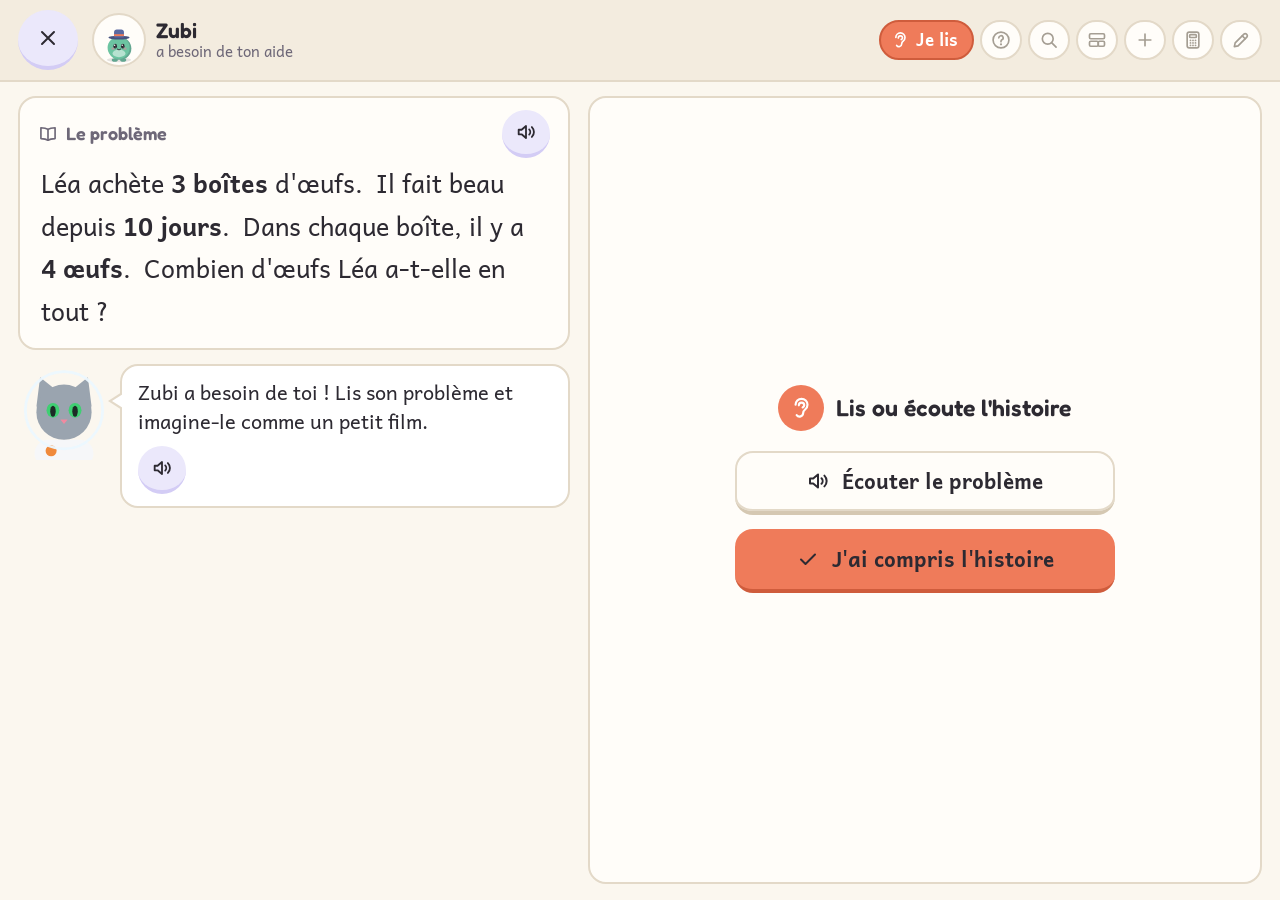
<file: tests/resolution.html>
<!doctype html>
<html lang="fr">
<head>
  <meta charset="utf-8">
  <meta name="viewport" content="width=device-width, initial-scale=1, viewport-fit=cover">
  <title>Test — résolution guidée</title>
  <link rel="stylesheet" href="https://fonts.googleapis.com/css2?family=Andika:wght@400;700&family=Fredoka:wght@500;600;700&display=swap">
  <link rel="stylesheet" href="../css/base.css">
  <link rel="stylesheet" href="../css/resolution.css">
  <style>
    body { margin: 0; background: #fbf7ef; font-family: 'Andika', 'Trebuchet MS', sans-serif; }
    .fin-test { position: fixed; inset: 0; display: grid; place-items: center; text-align: center; font-size: 22px; }
    .fin-test button { font: inherit; padding: 12px 24px; border-radius: 14px; border: 2px solid #e3d9c8; background: #fff; }
  </style>
</head>
<body>
  <!--
    Paramètres :
      ?exemple=ex-GT&niveau=1          lance un exemple de tests/exemples.js (niveau = grade 1, 2 ou 3)
      &auto=1                          résout automatiquement (bon chemin) et écrit le rapport JSON dans la zone « resultat »
      &erreurs=1 | &indices=1 | &passer=1 (grade 3 : saute le schéma puis se trompe d'opération) | &glisse=1 (glisser-déposer)
      &tous=1                          tous les exemples × tous les grades × (bon chemin, erreurs, indices, schéma passé), puis quitter/fermer
      &banque=paquets-1&n=20           résout automatiquement n problèmes tirés de cette banque, à chaque grade autorisé
      &etape=schema[&e=1]              s'arrête à cette étape (lire, question, infos, plan, schema, operation, calcul, reponse, fin)
         + &faux=1 (calcul faux une fois) &outil=1 (ouvre l'aide) &partiel=1 (une carte posée) &indice=1 (un indice) &passerChoix=1
      &position=debut|milieu|fin       place de la question (si le modèle le permet)
      &piege=1|0|2  &voix=1  &tempo=0.05 (0 = délais nuls)  &vals=a:8,b:6 (valeurs imposées, pour les captures)
      &art=factice                     portraits de tests/art-factice.js si js/art/art.js est absent
  -->
  <div id="toast" class="toast" role="status"></div>
  <pre id="resultat" hidden>en cours…</pre>

  <script src="../js/core/ui.js"></script>
  <script src="../js/core/storage.js"></script>
  <script src="../js/core/icones.js"></script>
  <script src="../js/core/voix.js"></script>
  <script src="../js/core/sons.js"></script>
  <script src="../js/art/art.js"></script>
  <script src="../js/problemes/moteur.js"></script>
  <script src="exemples.js"></script>
  <script src="../js/resolution/widgets.js"></script>
  <script src="../js/resolution/resolution.js"></script>
  <script>
  'use strict';
  (async () => {
    const params = new URLSearchParams(location.search);
    const prm = k => params.get(k);
    const sortie = document.getElementById('resultat');
    const erreursJS = [];
    window.addEventListener('error', e => {
      const f = (e.filename || '').split('/').pop();
      if (/^(icones|art|base)\./.test(f) && /Unexpected|not defined/.test(e.message || '') === false) return;
      erreursJS.push(`${f}:${e.lineno} ${e.message}`);
    });
    const ecrire = obj => { sortie.textContent = JSON.stringify(obj, null, 1); };

    Store.data.reglages.alvinParle = prm('voix') === '1';
    Store.data.reglages.lectureAuto = prm('voix') === '1';
    Store.data.reglages.sons = prm('voix') === '1';
    Store.data.profil = { prenom: 'Léa', genre: 'f', amis: [] };

    // &art=factice : utilise tests/art-factice.js si js/art/art.js n'est pas encore là
    if (typeof Art === 'undefined' && prm('art') === 'factice') {
      await new Promise(ok => { const s = document.createElement('script'); s.src = 'art-factice.js'; s.onload = ok; s.onerror = ok; document.head.append(s); });
    }
    const CTX = { enfant: { n: 'Léa', g: 'f' }, pnj: { n: 'Zubi', g: 'm' }, amis: [] };
    const APPARENCE = { espece: 'bulle', couleur: '#6cc4a1', accessoire: 'chapeau' };
    const PNJ = { nom: 'Zubi', portrait: typeof Art !== 'undefined' && Art.portraitPNJ ? Art.portraitPNJ(APPARENCE) : '' };

    function trouverModele(id) {
      for (const n of Problemes.NOTIONS) {
        const m = Problemes.BANQUES[n].find(x => x.id === id);
        if (m) return { m, notion: n };
      }
      return null;
    }
    // &vals=a:8,b:6 : retire jusqu'à obtenir ces valeurs (pour des captures précises)
    const POSITION = prm('position');   // fin | debut | milieu : place de la question (si le modèle le permet)
    const voulu = prm('vals') ? Object.fromEntries(prm('vals').split(',').map(x => x.split(':')).map(([k, v]) => [k, +v])) : null;
    function fabriquer(m, notion, niveau, piege, position = POSITION) {
      let dernier = null;
      for (let i = 0; i < (voulu ? 500 : 30); i++) {
        const p = Problemes.instancier(m, notion, niveau, CTX, { ...(piege == null ? {} : { piege }), ...(position ? { position } : {}) });
        if (!p) continue;
        dernier = p;
        if (voulu && !Object.entries(voulu).every(([k, v]) => p.vals[k] === v)) continue;
        if (!piege || p.distracteur || m.sansPiege || i > 20) return p;
      }
      return dernier;
    }

    // ------------------------------------------------------------------
    // Automate : joue l'enfant en touchant le vrai DOM
    // ------------------------------------------------------------------
    const D = () => Resolution.debug();
    const pause = ms => new Promise(r => setTimeout(r, ms));
    async function attendre(cond, quoi, max = 1500) {
      for (let i = 0; i < max; i++) { if (cond()) return; await pause(20); }
      throw new Error('délai dépassé : ' + quoi + ' (étape ' + D().etape + ')');
    }
    const $ = s => document.querySelector('#resolution ' + s);
    const $$ = s => [...document.querySelectorAll('#resolution ' + s)];
    function taper(el, quoi) { if (!el) throw new Error('introuvable : ' + quoi); el.click(); }
    function pointeur(el, type, x, y, id) {
      el.dispatchEvent(new PointerEvent(type, { bubbles: true, cancelable: true, clientX: x, clientY: y, pointerId: id, isPrimary: true, pointerType: 'touch' }));
    }
    function toucher(el, quoi) {
      if (!el) throw new Error('introuvable : ' + quoi);
      const r = el.getBoundingClientRect();
      pointeur(el, 'pointerdown', r.left + r.width / 2, r.top + r.height / 2, 7);
      pointeur(el, 'pointerup', r.left + r.width / 2, r.top + r.height / 2, 7);
    }
    function glisser(carte, cible) {
      cible.scrollIntoView({ block: 'center' });
      const a = carte.getBoundingClientRect(), b = cible.getBoundingClientRect();
      const bx = b.left + b.width / 2, by = b.top + b.height / 2;
      pointeur(carte, 'pointerdown', a.left + 8, a.top + 8, 9);
      pointeur(carte, 'pointermove', a.left + 30, a.top + 30, 9);
      pointeur(carte, 'pointermove', bx, by, 9);
      pointeur(carte, 'pointerup', bx, by, 9);
    }
    const touche = ch => taper($$('.clavier .touche').find(b => b.textContent === ch), 'touche ' + ch);
    // l'affichage remplace certaines espaces par des espaces insécables (typographie française)
    const norm = s => String(s).replace(/[  ]/g, ' ');
    const memeTexte = (b, t) => norm(b.textContent) === norm(t);
    const valider = () => taper($('.clavier .touche.valider'), 'valider');
    const effacer = () => taper($('.clavier .touche.effacer'), 'effacer');

    async function placerCarte(k, slot, parGlisse) {
      const carte = $(`.res-plateau .res-carte[data-k="${k}"]`);
      const c = $(`.case[data-slot="${slot}"]`);
      if (parGlisse) glisser(carte, c);
      else { toucher(carte, 'carte ' + k); taper(c, 'case ' + slot); }
      await pause(5);
    }

    async function ecrireNombre(v) {
      if ($('.pose')) {
        const cells = $$('.pose-resultat');
        const n = cells.length;
        const s = String(v).padStart(n, ' ');
        if (String(v).length > n) throw new Error('résultat trop long pour la pose');
        for (let i = n - 1; i >= 0; i--) {
          taper(cells[i], 'case du résultat');
          if (s[i] === ' ') { if (cells[i].textContent) effacer(); } else touche(s[i]);
        }
      } else if ($('.champ-h')) {
        const ch = $('.champ-h'), cm = $('.champ-min');
        taper(ch, 'heures');
        while (ch.textContent) effacer();
        for (const c of String(Math.floor(v / 60))) touche(c);
        taper(cm, 'minutes');
        while (cm.textContent) effacer();
        for (const c of String(v % 60)) touche(c);
      } else {
        const b = $('.res-boite-reponse');
        while (b.textContent) effacer();
        for (const c of String(v)) touche(c);
      }
    }

    async function agir(d, mode, faites) {
      const p = d.probleme;
      const cle = d.etape + d.e;
      const fauter = !!mode.erreurs && !faites.has(cle);
      if (fauter) faites.add(cle);
      const indices = async () => {
        if (!mode.indices) return;
        for (let i = 0; i < 2; i++) {
          const b = $('[data-action="indice"]');
          if (b && !b.hidden) { b.click(); await pause(5); }
        }
      };
      switch (d.etape) {
        case 'lire':
          taper($('[data-action="compris"]'), 'compris');
          return;
        case 'question':
          await indices();
          if (fauter) { taper($$('.phrase:not(.est-question)')[0], 'phrase'); await pause(5); }
          taper($('.phrase.est-question'), 'question');
          return;
        case 'infos': {
          await indices();
          const impossible = p.typeReponse === 'impossible';
          if (fauter && p.distracteur) { taper($(`.donnee[data-k="${p.distracteur}"]`), 'distracteur'); await pause(5); }
          // erreur : « Il manque une information ! » alors que tout y est
          if (fauter && !impossible) { taper($('[data-action="manque"]'), 'il manque (à tort)'); await pause(5); }
          for (const k of p.utiles) {
            const el = $$(`.donnee[data-k="${k}"]`).find(x => x.classList.contains('cliquable'));
            if (el) { taper(el, 'donnée ' + k); await pause(5); }
          }
          if (impossible) {
            if (D().verrou) throw new Error('problème impossible : les données ont suffi ?');
            taper($('[data-action="manque"]'), 'il manque une information');
          }
          return;
        }
        case 'plan': {
          await indices();
          const q = p.etapes[0].question;
          if (fauter) { taper($$('.choix-plan').find(b => !memeTexte(b, q)), 'mauvais plan'); await pause(5); }
          taper($$('.choix-plan').find(b => memeTexte(b, q)), 'bon plan');
          return;
        }
        case 'schema': {
          if ($('[data-action="faire-schema"]')) {
            if (mode.passer && !d.schemaForce) { taper($('[data-action="passer-schema"]'), 'passer'); return; }
            taper($('[data-action="faire-schema"]'), 'faire le schéma');
          }
          await attendre(() => $('.res-schema .case'), 'schéma');
          await indices();
          const slots = Object.entries(p.etapes[0].schema.slots);
          if (fauter) {
            await placerCarte(slots[0][1], slots[1][0]);
            await placerCarte(slots[1][1], slots[0][0]);
            await placerCarte(slots[2][1], slots[2][0]);
            await attendre(() => !D().verrou, 'reprise du schéma');
          }
          for (const [slot, k] of slots) {
            const c = $(`.case[data-slot="${slot}"]`);
            if (c.querySelector(`.res-carte[data-k="${k}"]`)) continue;
            await placerCarte(k, slot, mode.glisse && k === '?');
          }
          return;
        }
        case 'operation': {
          await indices();
          const op = p.etapes[d.e].op;
          if (fauter || (mode.passer && d.schemaPasse && !d.schemaForce)) {
            taper($$('.btn-op').find(b => b.dataset.signe !== op.signe), 'mauvais signe');
            await pause(5);
            if (D().verrou) return; // schéma imposé (grade 3)
          }
          taper($(`.btn-op[data-signe="${op.signe}"]`), 'bon signe');
          return;
        }
        case 'calcul': {
          await indices();
          if (mode.outil) { const b = $('.res-btn-outil'); if (b) b.click(); }
          const op = p.etapes[d.e].op;
          if (fauter) { await ecrireNombre(op.r > 1 ? op.r - 1 : op.r + 1); valider(); await pause(5); }
          await ecrireNombre(op.r);
          valider();
          return;
        }
        case 'reponse':
          await indices();
          if (fauter) { taper($$('.phrase-reponse').find(b => !memeTexte(b, p.reponse.juste)), 'mauvaise réponse'); await pause(5); }
          taper($$('.phrase-reponse').find(b => memeTexte(b, p.reponse.juste)), 'bonne réponse');
          return;
        default:
          throw new Error('étape inconnue : ' + d.etape);
      }
    }

    // Résout un problème ; renvoie le résultat de surFin (ou { arrete } si arrêt demandé)
    async function resoudre(p, niveau, mode = {}) {
      let res;
      const etapesVues = [];
      Resolution.lancer({ probleme: p, niveau, pnj: PNJ, surFin: r => { res = r; } });
      const faites = new Set();
      let dernier = -1;
      for (let tour = 0; tour < 40; tour++) {
        await attendre(() => res !== undefined || (D().actif && (D().etape === 'fin' || (!D().verrou && D().compteur !== dernier))), 'étape suivante');
        if (res !== undefined) break;
        const d = D();
        if (mode.arret && d.etape === mode.arret.etape && d.e === mode.arret.e) return { arrete: true, d };
        if (d.etape === 'fin') {
          etapesVues.push('fin');
          taper($('[data-action="continuer"]'), 'continuer');
          await attendre(() => res !== undefined, 'surFin');
          break;
        }
        etapesVues.push(d.etape + (d.deux && (d.etape === 'operation' || d.etape === 'calcul') ? d.e + 1 : ''));
        dernier = d.compteur;
        await agir(d, mode, faites);
      }
      return { res, etapesVues };
    }

    function attendu(p, niveau, nom) {
      const deux = p.etapes.length > 1;
      const zero = { question: 0, infos: 0, plan: 0, schema: 0, operation: 0, calcul: 0, reponse: 0 };
      if (nom === 'bon') return { etoiles: 3, erreurs: zero, aides: 0 };
      if (nom === 'erreurs') {
        // problème impossible : il s'arrête à l'étape des infos (le robot n'y touche que le piège)
        const erreurs = p.typeReponse === 'impossible'
          ? { ...zero, question: niveau < 2 ? 1 : 0, infos: p.distracteur ? 1 : 0 }
          : { question: niveau < 2 ? 1 : 0, infos: (p.distracteur ? 1 : 0) + 1, plan: deux ? 1 : 0, schema: deux ? 0 : 1, operation: deux ? 2 : 1, calcul: deux ? 2 : 1, reponse: 1 };
        const total = Object.values(erreurs).reduce((a, b) => a + b, 0);
        return { etoiles: total === 0 ? 3 : total <= 2 ? 2 : 1, erreurs };
      }
      if (nom === 'passer') return { etoiles: 2, erreurs: { question: 0, infos: 0, plan: 0, schema: 0, operation: 1, calcul: 0, reponse: 0 }, aides: 0 };
      return {};
    }

    function verifier(run, att) {
      const pbs = [];
      const r = run.res;
      if (!r) { pbs.push('pas de résultat'); return pbs; }
      if (document.getElementById('resolution')) pbs.push('panneau encore présent après surFin');
      for (const k of ['question', 'infos', 'plan', 'schema', 'operation', 'calcul', 'reponse']) if (typeof r.erreurs[k] !== 'number') pbs.push('erreurs.' + k + ' manquant');
      if (typeof r.aides !== 'number' || typeof r.etoiles !== 'number') pbs.push('aides/etoiles manquants');
      if (att.etoiles != null && r.etoiles !== att.etoiles) pbs.push(`étoiles ${r.etoiles} au lieu de ${att.etoiles}`);
      if (att.erreurs) for (const [k, v] of Object.entries(att.erreurs)) if (r.erreurs[k] !== v) pbs.push(`erreurs.${k} = ${r.erreurs[k]} au lieu de ${v}`);
      if (att.aides != null && r.aides !== att.aides) pbs.push(`aides = ${r.aides} au lieu de ${att.aides}`);
      if (att.aidesMin != null && r.aides < att.aidesMin) pbs.push(`aides = ${r.aides} (au moins ${att.aidesMin} attendues)`);
      return pbs;
    }

    async function unRun(m, notion, niveau, nom, extra = {}) {
      const mode = { bon: {}, erreurs: { erreurs: true }, indices: { indices: true }, passer: { passer: true } }[nom];
      const p = fabriquer(m, notion, niveau, nom === 'erreurs' ? true : extra.piege, extra.position || POSITION);
      if (!p) return { id: m.id, niveau, mode: nom, ok: false, problemes: ['instanciation impossible'] };
      let run, pbs;
      try {
        run = await resoudre(p, niveau, { ...mode, glisse: extra.glisse });
        const att = nom === 'indices' ? { aidesMin: p.typeReponse === 'impossible' ? 2 : 3 } : attendu(p, niveau, nom);
        pbs = verifier(run, att);
        if (nom === 'passer' && run.etapesVues.filter(x => x === 'schema').length < 2) pbs.push('le schéma n’a pas été imposé');
      } catch (e) {
        pbs = ['exception : ' + e.message];
        Resolution.fermer();
      }
      return {
        id: m.id, niveau, mode: nom, ok: !pbs.length, position: p.position, type: p.typeReponse,
        etoiles: run && run.res ? run.res.etoiles : null,
        etapes: run ? run.etapesVues.join(' > ') : '',
        problemes: pbs,
      };
    }

    async function testsQuitter() {
      const pbs = [];
      const t = trouverModele('ex-GT');
      const p = fabriquer(t.m, t.notion, 1);
      // bouton quitter → confirmation → surFin(null)
      let res;
      Resolution.lancer({ probleme: p, niveau: 1, pnj: PNJ, surFin: r => { res = r; } });
      taper($('[data-action="quitter"]'), 'quitter');
      taper($('[data-action="quitter-non"]'), 'je continue');
      if (!document.getElementById('resolution')) pbs.push('« Je continue » a fermé le panneau');
      taper($('[data-action="quitter"]'), 'quitter');
      taper($('[data-action="quitter-oui"]'), 'quitter oui');
      if (res !== null) pbs.push('quitter : surFin(null) attendu, reçu ' + JSON.stringify(res));
      if (document.getElementById('resolution')) pbs.push('quitter : panneau encore présent');
      // fermer() sans résultat
      let appele = false;
      Resolution.lancer({ probleme: p, niveau: 1, pnj: PNJ, surFin: () => { appele = true; } });
      Resolution.fermer();
      await pause(3000);
      if (appele) pbs.push('fermer() a appelé surFin');
      if (document.getElementById('resolution')) pbs.push('fermer() : panneau encore présent');
      return { id: 'quitter/fermer', ok: !pbs.length, problemes: pbs };
    }

    // ------------------------------------------------------------------
    // Modes de la page
    // ------------------------------------------------------------------
    const tempo = parseFloat(prm('tempo') || ((prm('auto') || prm('tous') || prm('banque') || prm('etape')) ? '0.05' : '1'));
    Resolution.regler({ tempo });

    if (prm('tous') === '1') {
      const runs = [];
      const exemples = Problemes.NOTIONS.flatMap(n => Problemes.BANQUES[n].map(m => ({ m, notion: n })));
      for (const { m, notion } of exemples) {
        const niveaux = Problemes.niveauxDe(m);
        for (const niveau of niveaux) {
          // la question change de place d'un run à l'autre : début, milieu (si possible), fin
          runs.push(await unRun(m, notion, niveau, 'bon', { glisse: niveau === 2, position: ['debut', 'milieu', 'fin'][niveau - 1] }));
          runs.push(await unRun(m, notion, niveau, 'erreurs', { position: ['milieu', 'fin', 'debut'][niveau - 1] }));
          if (niveau === 3 && m.structure !== 'D2' && m.reponse !== 'impossible') runs.push(await unRun(m, notion, niveau, 'passer'));
        }
        runs.push(await unRun(m, notion, niveaux[0], 'indices'));
      }
      runs.push(await testsQuitter());
      const echecs = runs.filter(r => !r.ok);
      ecrire({ ok: !echecs.length && !erreursJS.length, total: runs.length, echecs, erreursJS, runs: runs.map(r => `${r.ok ? 'ok ' : 'KO '} ${r.id} n${r.niveau || '-'} ${r.mode || ''} [${r.type || ''}, question ${r.position || '-'}] ★${r.etoiles == null ? '-' : r.etoiles} | ${r.etapes || ''}`) });
      return;
    }

    if (prm('banque')) {
      const nom = prm('banque');
      const notion = nom.split('-')[0];
      await new Promise(ok => { const s = document.createElement('script'); s.src = `../js/problemes/banques/${nom}.js`; s.onload = ok; s.onerror = ok; document.body.append(s); });
      const modeles = (Problemes.BANQUES[notion] || []).filter(m => m.id.startsWith(nom + '-'));
      const N = parseInt(prm('n') || '20', 10);
      const runs = [];
      for (let i = 0; i < N && modeles.length; i++) {
        const m = modeles[Math.floor(Math.random() * modeles.length)];
        const niv = Problemes.niveauxDe(m);
        const niveau = niv[i % niv.length];
        runs.push(await unRun(m, notion, niveau, i % 4 === 3 ? 'erreurs' : 'bon'));
      }
      const echecs = runs.filter(r => !r.ok);
      ecrire({ ok: !!modeles.length && !echecs.length && !erreursJS.length, modeles: modeles.length, total: runs.length, echecs, erreursJS });
      return;
    }

    const id = prm('exemple') || 'ex-GT';
    const t = trouverModele(id);
    if (!t) { ecrire({ ok: false, erreur: 'exemple inconnu : ' + id }); return; }
    const niveau = parseInt(prm('niveau') || String(Problemes.niveauxDe(t.m)[0]), 10);
    const piege = prm('piege') == null ? null : prm('piege') === '2' ? 2 : prm('piege') === '1';

    if (prm('auto') === '1') {
      const nom = prm('erreurs') === '1' ? 'erreurs' : prm('indices') === '1' ? 'indices' : prm('passer') === '1' ? 'passer' : 'bon';
      const r = await unRun(t.m, t.notion, niveau, nom, { piege, glisse: prm('glisse') === '1' });
      ecrire({ ok: r.ok && !erreursJS.length, ...r, erreursJS });
      return;
    }

    const p = fabriquer(t.m, t.notion, niveau, piege);
    if (prm('etape')) {
      const arret = { etape: prm('etape'), e: parseInt(prm('e') || '0', 10) };
      const mode = { arret, passer: prm('passerChoix') === '1' };
      const r = await resoudre(p, niveau, mode);
      Resolution.regler({ tempo: 1 });
      if (r.arrete) {
        await pause(50);
        if (prm('partiel') === '1') {
          const slots = Object.entries(p.etapes[0].schema.slots);
          if ($('[data-action="faire-schema"]')) taper($('[data-action="faire-schema"]'), 'faire');
          await placerCarte(slots[0][1], slots[0][0]);
          toucher($(`.res-plateau .res-carte[data-k="${slots[1][1]}"]`), 'carte');
        }
        if (prm('outil') === '1') { const b = $('.res-btn-outil'); if (b) b.click(); }
        if (prm('indice') === '1') { const b = $('[data-action="indice"]'); if (b) b.click(); }
        if (prm('faux') === '1') {
          const op = p.etapes[arret.e].op;
          await ecrireNombre(op.r + (op.formats.r === 'nombre' ? 11 : 10));
          valider();
        }
      }
      ecrire({ ok: !!r.arrete && !erreursJS.length, etape: D().etape, debug: { ...D(), probleme: undefined }, texte: p.oral, erreursJS });
      return;
    }

    // Mode manuel : on joue soi-même
    const jouer = () => Resolution.lancer({
      probleme: fabriquer(t.m, t.notion, niveau, piege), niveau, pnj: PNJ,
      surFin: res => {
        ecrire({ res });
        const fin = UI.h('div', { class: 'fin-test' }, UI.h('div', null,
          UI.h('p', null, res ? `Résultat : ${res.etoiles} étoile(s), ${res.aides} aide(s).` : 'Problème quitté.'),
          UI.h('button', { onclick: () => { fin.remove(); jouer(); } }, 'Un autre problème')));
        document.body.append(fin);
      },
    });
    jouer();
  })().catch(e => {
    document.getElementById('resultat').textContent = JSON.stringify({ ok: false, exception: e.message, pile: String(e.stack).split('\n').slice(0, 4) });
  });
  </script>
</body>
</html>
</file>
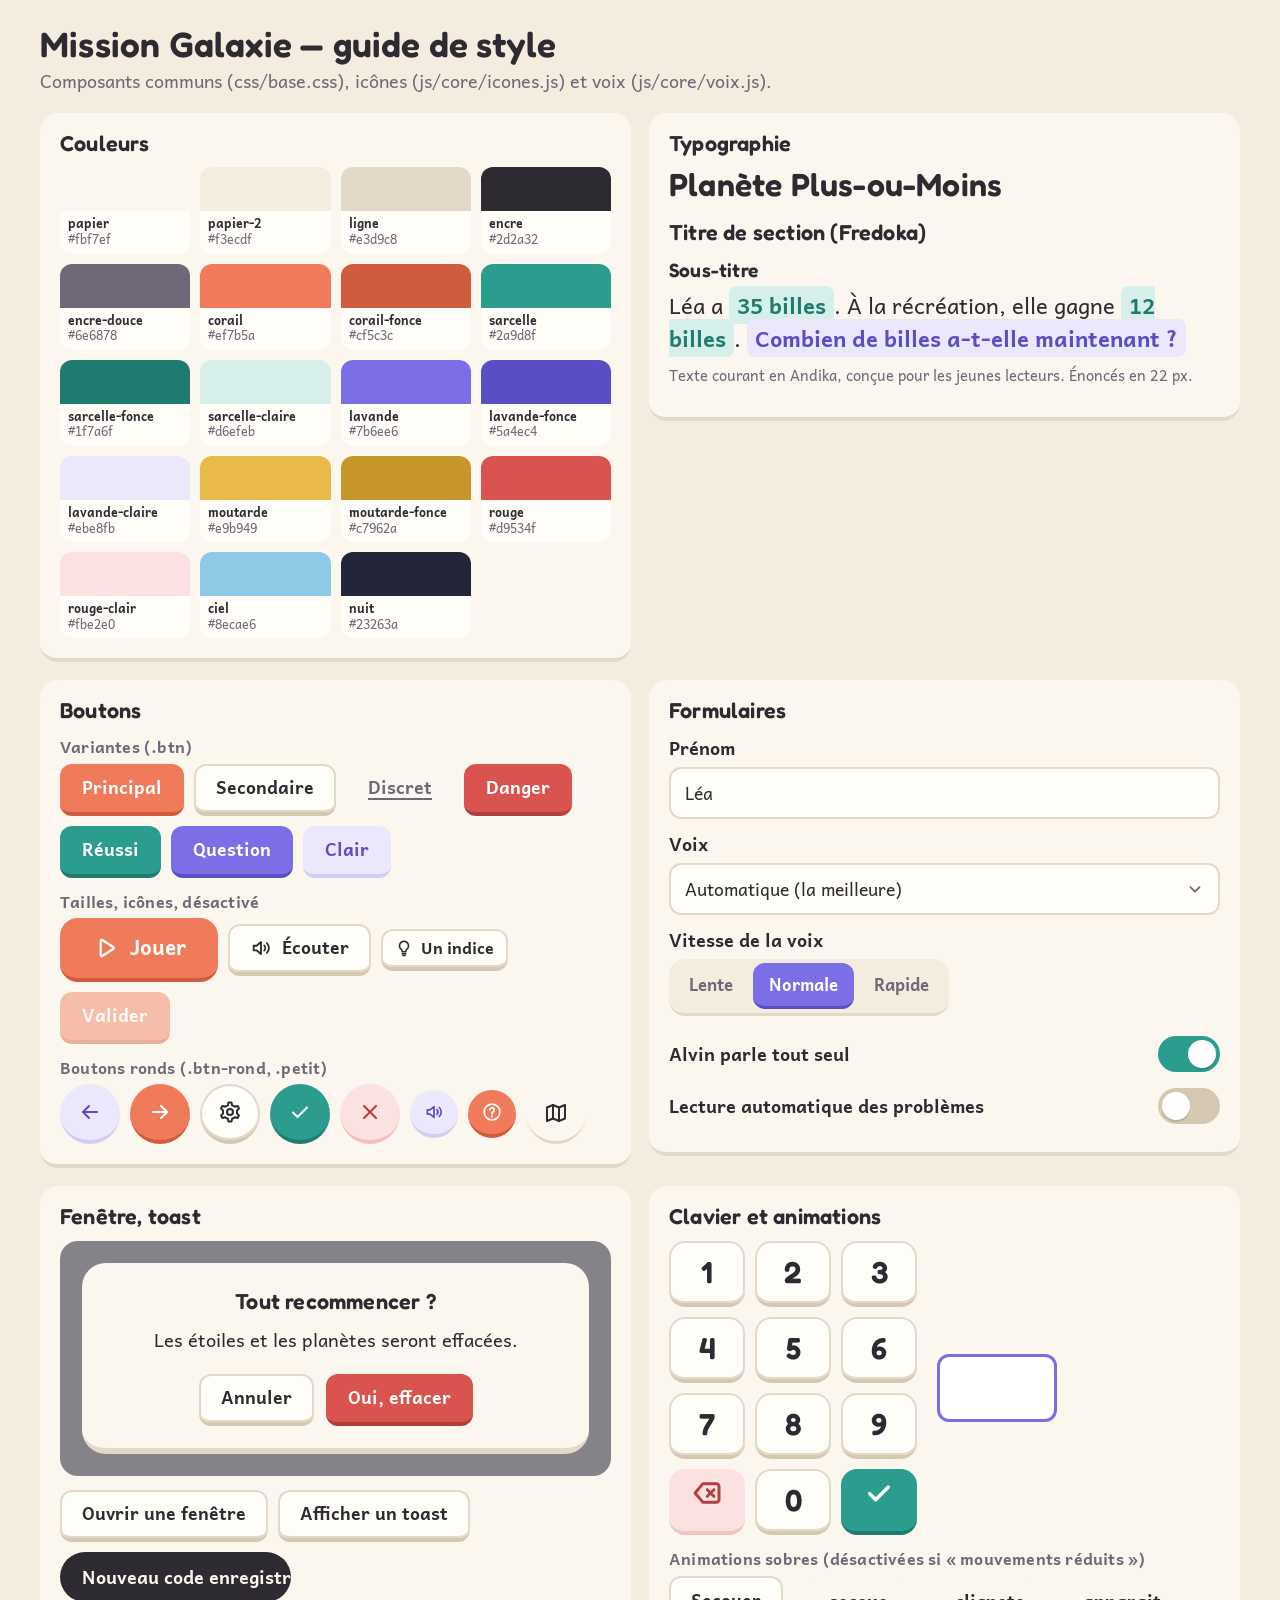
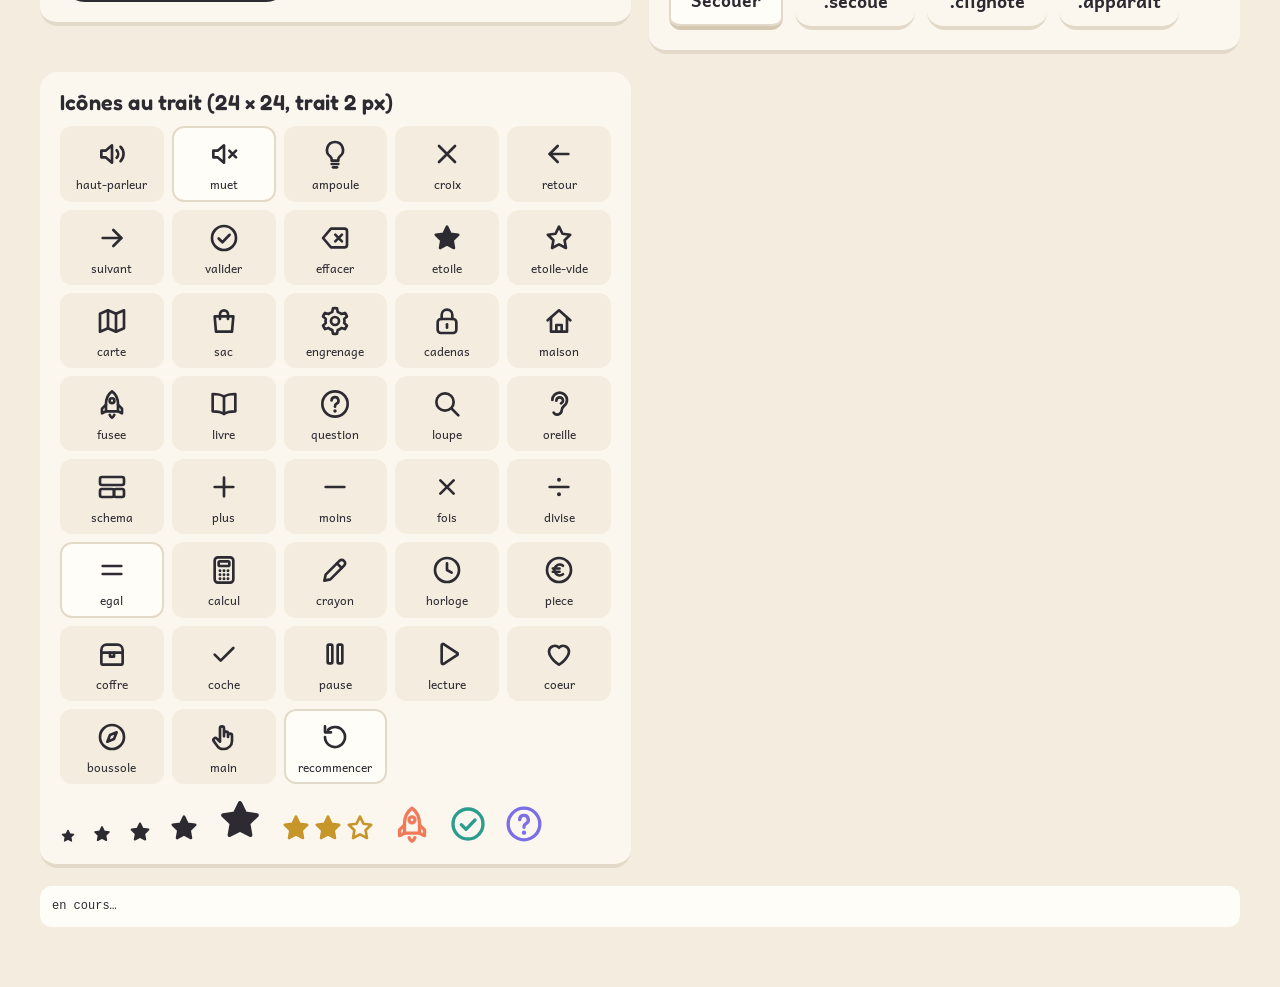
<file: tests/style.html>
<!doctype html>
<html lang="fr">
<head>
  <meta charset="utf-8">
  <meta name="viewport" content="width=device-width, initial-scale=1">
  <title>Mission Galaxie — style, icônes et voix</title>
  <link rel="stylesheet" href="https://fonts.googleapis.com/css2?family=Andika:wght@400;700&family=Fredoka:wght@500;600;700&display=swap">
  <link rel="stylesheet" href="../css/base.css">
  <link rel="stylesheet" href="../css/jeu.css">
  <style>
    /* Mise en page de la page de test uniquement */
    body { background: var(--papier-2); color: var(--encre); -webkit-user-select: text; user-select: text; }
    .page { max-width: 1240px; margin: 0 auto; padding: 24px 20px 48px; }
    .page > header { margin-bottom: 18px; }
    .page > header h1 { font-size: 2.2rem; margin: 0 0 4px; }
    .page > header p { margin: 0; color: var(--encre-douce); }
    .grille { display: grid; gap: 18px; grid-template-columns: repeat(auto-fit, minmax(min(540px, 100%), 1fr)); align-items: start; }
    .section { padding: 18px 20px 20px; }
    .section h2 { font-size: 1.35rem; margin-bottom: 12px; }
    .section h3 { font-size: 1rem; color: var(--encre-douce); font-family: var(--police); font-weight: 700; margin: 14px 0 8px; }
    .large { grid-column: 1 / -1; }
    .rangee { display: flex; flex-wrap: wrap; gap: 10px; align-items: center; }
    .nuancier { display: grid; grid-template-columns: repeat(auto-fill, minmax(104px, 1fr)); gap: 10px; }
    .teinte { border-radius: var(--rayon-petit); overflow: hidden; background: var(--blanc); font-size: .78rem; line-height: 1.25; }
    .teinte span { display: block; height: 44px; }
    .teinte b, .teinte i { display: block; padding: 0 8px; font-style: normal; }
    .teinte b { padding-top: 5px; }
    .teinte i { color: var(--encre-douce); padding-bottom: 6px; }
    .enonce { font-size: 22px; line-height: 1.5; margin: 0; }
    .donnee { background: var(--sarcelle-claire); color: var(--sarcelle-fonce); font-weight: 700; padding: 1px 8px; border-radius: 8px; }
    .cherche { background: var(--lavande-claire); color: var(--lavande-fonce); font-weight: 700; padding: 1px 8px; border-radius: 8px; }
    .demo-voile { background: var(--voile); border-radius: var(--rayon); padding: 22px; display: grid; place-items: center; }
    .demo-voile .modal { animation: none; }
    .demo-toast .toast { position: static; transform: none; opacity: 1; display: inline-block; white-space: nowrap; }
    .demo-anim { display: flex; gap: 12px; flex-wrap: wrap; }
    .demo-anim .carte-papier { padding: 12px 16px; font-weight: 700; min-width: 120px; text-align: center; }
    .icones { display: grid; grid-template-columns: repeat(auto-fill, minmax(92px, 1fr)); gap: 8px; }
    .icone-case { display: flex; flex-direction: column; align-items: center; gap: 6px; padding: 12px 4px 8px; border-radius: var(--rayon-petit); background: var(--papier-2); color: var(--encre); font-size: .74rem; text-align: center; }
    .icone-case.bonus { background: var(--blanc); box-shadow: inset 0 0 0 2px var(--ligne); }
    .icone-case.hors-cadre { background: var(--rouge-clair); }
    .tailles { display: flex; gap: 16px; align-items: flex-end; flex-wrap: wrap; margin-top: 12px; }
    .tailles > span { display: inline-flex; }
    table { width: 100%; border-collapse: collapse; font-size: .92rem; }
    th, td { text-align: left; padding: 6px 8px; border-bottom: 2px solid var(--papier-2); vertical-align: top; }
    th { font-size: .82rem; color: var(--encre-douce); }
    td.statut { width: 34px; }
    td.statut .ok { color: var(--sarcelle); }
    td.statut .ko { color: var(--rouge); }
    td .attendu { display: block; color: var(--rouge); font-size: .82rem; }
    .qualite { display: inline-block; padding: 1px 10px; border-radius: 999px; font-size: .8rem; font-weight: 700; }
    .qualite.naturelle { background: var(--sarcelle-claire); color: var(--sarcelle-fonce); }
    .qualite.bonne { background: var(--moutarde-claire); color: var(--moutarde-fonce); }
    .qualite.basique { background: var(--rouge-clair); color: var(--rouge-fonce); }
    .clavier-demo { display: flex; gap: 20px; align-items: center; flex-wrap: wrap; }
    .affichage { min-width: 120px; height: 68px; border: 3px solid var(--lavande); border-radius: var(--rayon-petit); background: #fff; display: grid; place-items: center; font-family: var(--police-titre); font-size: 2rem; font-weight: 600; }
    #resultat { white-space: pre-wrap; font-size: .75rem; background: var(--blanc); border-radius: var(--rayon-petit); padding: 12px; max-height: 320px; overflow: auto; margin-top: 18px; }
  </style>
</head>
<body>
  <main class="page">
    <header>
      <h1>Mission Galaxie — guide de style</h1>
      <p>Composants communs (css/base.css), icônes (js/core/icones.js) et voix (js/core/voix.js).</p>
    </header>
    <div class="grille" id="grille"></div>
    <pre id="resultat">en cours…</pre>
  </main>
  <div id="toast" class="toast" role="status" aria-live="polite"></div>

  <script src="../js/core/ui.js"></script>
  <script src="../js/core/storage.js"></script>
  <script src="../js/core/icones.js"></script>
  <script src="../js/core/voix.js"></script>
  <script src="../js/core/sons.js"></script>
  <script>
  'use strict';
  (async () => {
    const { h } = UI;
    const params = new URLSearchParams(location.search);
    const rapport = { ok: true };
    const echec = (cle, detail) => { rapport.ok = false; (rapport.echecs = rapport.echecs || []).push(cle + (detail ? ' : ' + detail : '')); };
    const ic = (nom, t = 24) => Icone.creer(nom, t);
    const grille = document.getElementById('grille');
    const section = (titre, ...contenu) => {
      const s = h('section', { class: 'section carte-papier' }, h('h2', null, titre), ...contenu);
      grille.append(s);
      return s;
    };

    // ---------------------------------------------------------------- Couleurs
    const JETONS = {
      '--papier': '#fbf7ef', '--papier-2': '#f3ecdf', '--ligne': '#e3d9c8', '--encre': '#2d2a32', '--encre-douce': '#6e6878',
      '--corail': '#ef7b5a', '--corail-fonce': '#cf5c3c', '--sarcelle': '#2a9d8f', '--sarcelle-fonce': '#1f7a6f', '--sarcelle-claire': '#d6efeb',
      '--lavande': '#7b6ee6', '--lavande-fonce': '#5a4ec4', '--lavande-claire': '#ebe8fb', '--moutarde': '#e9b949', '--moutarde-fonce': '#c7962a',
      '--rouge': '#d9534f', '--rouge-clair': '#fbe2e0', '--ciel': '#8ecae6', '--nuit': '#23263a',
    };
    const racine = getComputedStyle(document.documentElement);
    const jetonsFaux = Object.entries(JETONS).filter(([k, v]) => racine.getPropertyValue(k).trim().toLowerCase() !== v).map(([k]) => k);
    for (const k of ['--rayon', '--rayon-petit', '--police', '--police-titre']) if (!racine.getPropertyValue(k).trim()) jetonsFaux.push(k);
    if (jetonsFaux.length) echec('jetons', jetonsFaux.join(', '));
    rapport.jetons = { total: Object.keys(JETONS).length + 4, faux: jetonsFaux };
    section('Couleurs', h('div', { class: 'nuancier' }, Object.entries(JETONS).map(([k, v]) =>
      h('div', { class: 'teinte' }, h('span', { style: { background: `var(${k})` } }), h('b', null, k.slice(2)), h('i', null, v)))));

    // ---------------------------------------------------------------- Typographie
    section('Typographie',
      h('h1', null, 'Planète Plus-ou-Moins'),
      h('h2', null, 'Titre de section (Fredoka)'),
      h('h3', { style: { color: 'var(--encre)', fontFamily: 'var(--police-titre)', fontSize: '1.2rem', fontWeight: 600 } }, 'Sous-titre'),
      h('p', { class: 'enonce' }, 'Léa a ', h('span', { class: 'donnee' }, '35 billes'), '. À la récréation, elle gagne ',
        h('span', { class: 'donnee' }, '12 billes'), '. ', h('span', { class: 'cherche' }, 'Combien de billes a-t-elle maintenant ?')),
      h('p', { class: 'petit', style: { marginTop: '10px' } }, 'Texte courant en Andika, conçue pour les jeunes lecteurs. Énoncés en 22 px.'));

    // ---------------------------------------------------------------- Boutons
    section('Boutons',
      h('h3', null, 'Variantes (.btn)'),
      h('div', { class: 'rangee' },
        h('button', { class: 'btn principal' }, 'Principal'),
        h('button', { class: 'btn secondaire' }, 'Secondaire'),
        h('button', { class: 'btn discret' }, 'Discret'),
        h('button', { class: 'btn danger' }, 'Danger'),
        h('button', { class: 'btn sarcelle' }, 'Réussi'),
        h('button', { class: 'btn lavande' }, 'Question'),
        h('button', { class: 'btn clair' }, 'Clair')),
      h('h3', null, 'Tailles, icônes, désactivé'),
      h('div', { class: 'rangee' },
        h('button', { class: 'btn principal grand' }, ic('lecture', 26), 'Jouer'),
        h('button', { class: 'btn secondaire' }, ic('haut-parleur', 22), 'Écouter'),
        h('button', { class: 'btn secondaire petit' }, ic('ampoule', 18), 'Un indice'),
        h('button', { class: 'btn principal', disabled: true }, 'Valider')),
      h('h3', null, 'Boutons ronds (.btn-rond, .petit)'),
      h('div', { class: 'rangee' },
        h('button', { class: 'btn-rond', 'aria-label': 'Retour' }, ic('retour')),
        h('button', { class: 'btn-rond principal', 'aria-label': 'Suivant' }, ic('suivant')),
        h('button', { class: 'btn-rond secondaire', 'aria-label': 'Réglages' }, ic('engrenage')),
        h('button', { class: 'btn-rond sarcelle', 'aria-label': 'Valider' }, ic('coche')),
        h('button', { class: 'btn-rond danger', 'aria-label': 'Fermer' }, ic('croix')),
        h('button', { class: 'btn-rond petit', id: 'rond-petit', 'aria-label': 'Réécouter' }, ic('haut-parleur', 20)),
        h('button', { class: 'btn-rond petit principal', 'aria-label': 'Aide' }, ic('question', 20)),
        h('button', { class: 'btn-rond hud-bouton', 'aria-label': 'Carte' }, ic('carte'))));

    // ---------------------------------------------------------------- Formulaires
    let reglageTest = { vitesse: 0.95, son: true, lecture: false };
    const segmente = (options, valeur, surChoix) => {
      const el = h('div', { class: 'segmente', role: 'group' });
      const rendre = v => { UI.vider(el); for (const o of options) el.append(h('button', { class: o.v === v ? 'actif' : '', 'aria-pressed': String(o.v === v), onclick: () => { surChoix(o.v); rendre(o.v); } }, o.label)); };
      rendre(valeur);
      return el;
    };
    const interrupteur = (label, valeur) => h('label', { class: 'interrupteur' },
      h('span', { class: 'interrupteur-texte' }, label), h('input', { type: 'checkbox', checked: !!valeur }), h('span', { class: 'glissiere', 'aria-hidden': 'true' }));
    section('Formulaires',
      h('label', { class: 'champ-bloc' }, h('span', { class: 'champ-label' }, 'Prénom'), h('input', { class: 'champ', type: 'text', value: 'Léa', maxlength: '20' })),
      h('label', { class: 'champ-bloc' }, h('span', { class: 'champ-label' }, 'Voix'),
        h('select', { class: 'champ' }, h('option', null, 'Automatique (la meilleure)'), h('option', null, 'Denise — naturelle'))),
      h('div', { class: 'champ-bloc' }, h('span', { class: 'champ-label' }, 'Vitesse de la voix'),
        segmente([{ v: 0.8, label: 'Lente' }, { v: 0.95, label: 'Normale' }, { v: 1.1, label: 'Rapide' }], reglageTest.vitesse, v => { reglageTest.vitesse = v; })),
      interrupteur('Alvin parle tout seul', true),
      interrupteur('Lecture automatique des problèmes', false));

    // ---------------------------------------------------------------- Fenêtre, toast
    section('Fenêtre, toast',
      h('div', { class: 'demo-voile' },
        h('div', { class: 'modal' },
          h('h2', null, 'Tout recommencer ?'),
          h('p', null, 'Les étoiles et les planètes seront effacées.'),
          h('div', { class: 'modal-boutons' }, h('button', { class: 'btn secondaire' }, 'Annuler'), h('button', { class: 'btn danger' }, 'Oui, effacer')))),
      h('div', { class: 'rangee', style: { marginTop: '14px' } },
        h('button', { class: 'btn secondaire', onclick: () => UI.modal({ titre: 'Bravo !', contenu: h('p', null, 'Tu as aidé Zubi.'), boutons: [{ label: 'Continuer', classe: 'principal' }] }) }, 'Ouvrir une fenêtre'),
        h('button', { class: 'btn secondaire', onclick: () => UI.toast('Prénom enregistré') }, 'Afficher un toast'),
        h('span', { class: 'demo-toast' }, h('span', { class: 'toast' }, 'Nouveau code enregistré'))));

    // ---------------------------------------------------------------- Clavier, animations
    const affichage = h('div', { class: 'affichage' }, '');
    const clavier = UI.clavier({
      chiffre: c => { if (affichage.textContent.length < 4) affichage.textContent += c; },
      effacer: () => { affichage.textContent = affichage.textContent.slice(0, -1); },
      valider: () => UI.secouer(affichage),
    });
    const carteSecoue = h('div', { class: 'carte-papier' }, '.secoue');
    section('Clavier et animations',
      h('div', { class: 'clavier-demo' }, clavier, affichage),
      h('h3', null, 'Animations sobres (désactivées si « mouvements réduits »)'),
      h('div', { class: 'demo-anim' },
        h('button', { class: 'btn secondaire', onclick: () => UI.secouer(carteSecoue) }, 'Secouer'),
        carteSecoue,
        h('div', { class: 'carte-papier clignote' }, '.clignote'),
        h('div', { class: 'carte-papier apparait' }, '.apparait')));

    // ---------------------------------------------------------------- Icônes
    const casesIcones = Icone.tous.map(nom => h('div', { class: 'icone-case' + (Icone.noms.includes(nom) ? '' : ' bonus'), 'data-nom': nom }, ic(nom, 32), nom));
    section('Icônes au trait (24 × 24, trait 2 px)',
      h('div', { class: 'icones' }, casesIcones),
      h('div', { class: 'tailles' },
        ...[16, 20, 24, 32, 48].map(t => h('span', null, ic('etoile', t))),
        h('span', { style: { color: 'var(--moutarde-fonce)' } }, ic('etoile', 32), ic('etoile', 32), ic('etoile-vide', 32)),
        h('span', { style: { color: 'var(--corail)' } }, ic('fusee', 40)),
        h('span', { style: { color: 'var(--sarcelle)' } }, ic('valider', 40)),
        h('span', { style: { color: 'var(--lavande)' } }, ic('question', 40))));
    // Contrôle : chaque dessin tient dans le cadre 24 × 24 (trait compris)
    const manquantes = Icone.noms.filter(n => !Icone.existe(n));
    const horsCadre = [];
    for (const c of casesIcones) {
      const svg = c.querySelector('svg');
      let b;
      try { b = svg.getBBox(); } catch (e) { b = null; }
      if (!b || b.width === 0 || b.x < 0.5 || b.y < 0.5 || b.x + b.width > 23.5 || b.y + b.height > 23.5) {
        horsCadre.push(c.dataset.nom + (b ? ` [${b.x.toFixed(1)},${b.y.toFixed(1)},${(b.x + b.width).toFixed(1)},${(b.y + b.height).toFixed(1)}]` : ''));
        c.classList.add('hors-cadre');
      }
    }
    const svgTexte = Icone.svg('coeur', 30, 'rouge');
    const svgOk = /^<svg class="icone icone-coeur rouge" width="30" height="30" viewBox="0 0 24 24" fill="none" stroke="currentColor" stroke-width="2" stroke-linecap="round" stroke-linejoin="round"/.test(svgTexte);
    const inconnu = Icone.svg('nexiste-pas');
    rapport.icones = { demandees: Icone.noms.length, dessinees: Icone.tous.length, manquantes, horsCadre, formatSvg: svgOk, repliInconnu: /^<svg/.test(inconnu), elementDom: Icone.creer('maison') instanceof SVGElement };
    if (manquantes.length || horsCadre.length || !svgOk || !rapport.icones.elementDom || Icone.noms.length !== 35) echec('icones');

    // Compatibilité avec css/jeu.css : « .petit » ne doit pas recolorer « .btn-rond.petit »
    const couleurRond = getComputedStyle(document.getElementById('rond-petit')).color;
    rapport.compatibiliteJeu = { couleurBtnRondPetit: couleurRond };
    if (couleurRond !== 'rgb(90, 78, 196)') echec('btn-rond.petit', couleurRond);
    // Pas de dégradé dans base.css
    let degrades = 0;
    for (const f of document.styleSheets) {
      if (!f.href || !/base\.css$/.test(f.href)) continue;
      try { for (const r of f.cssRules) if (/gradient/i.test(r.cssText)) degrades++; } catch (e) { /* lecture interdite */ }
    }
    rapport.degradesBaseCss = degrades;
    if (degrades) echec('degrades');

    // ---------------------------------------------------------------- Normalisation orale
    const CAS = [
      ['Le bus part à 8 h 05.', 'Le bus part à 8 heures 5.'],
      ['Le film dure 1 h 30 min.', 'Le film dure 1 heure 30 minutes.'],
      ['Il arrive à 14 h 00.', 'Il arrive à 14 heures.'],
      ['Il est 12 h.', 'Il est 12 heures.'],
      ['De 9 h à 11 h, il joue.', 'De 9 heures à 11 heures, il joue.'],
      ['Le trajet dure 45 min.', 'Le trajet dure 45 minutes.'],
      ['Il reste 1 min.', 'Il reste 1 minute.'],
      ['Il dort 2 h 15 min.', 'Il dort 2 heures 15 minutes.'],
      ['La pause dure 0 h 45 min.', 'La pause dure 45 minutes.'],
      ['Le goûter dure 1 h.', 'Le goûter dure 1 heure.'],
      ['Rendez-vous à 9:30.', 'Rendez-vous à 9 heures 30.'],
      ['Il a 1 250 billes.', 'Il a 1250 billes.'],
      ['La ville compte 12 500 habitants.', 'La ville compte 12500 habitants.'],
      ['Le livre coûte 2 €.', 'Le livre coûte 2 euros.'],
      ['Une pomme coûte 1 €.', 'Une pomme coûte 1 euro.'],
      ['Le gâteau coûte 3,50 €.', 'Le gâteau coûte 3 euros 50.'],
      ['Un bonbon coûte 0,20 €.', 'Un bonbon coûte 20 centimes.'],
      ['La gomme coûte 1,05 €.', 'La gomme coûte 1 euro et 5 centimes.'],
      ['Le vélo coûte 1 250 €.', 'Le vélo coûte 1250 euros.'],
      ['Les cerises coûtent 6 €/kg.', 'Les cerises coûtent 6 euros le kilo.'],
      ['La corde mesure 12 m.', 'La corde mesure 12 mètres.'],
      ['Le crayon mesure 15 cm et la gomme 1 cm.', 'Le crayon mesure 15 centimètres et la gomme 1 centimètre.'],
      ['Il a marché 3 km.', 'Il a marché 3 kilomètres.'],
      ['Le sac pèse 2 kg et la pomme 150 g.', 'Le sac pèse 2 kilogrammes et la pomme 150 grammes.'],
      ["La bouteille contient 1 L d'eau.", "La bouteille contient 1 litre d'eau."],
      ['Il reste 1,5 L.', 'Il reste 1,5 litre.'],
      ['Le verre contient 25 cL.', 'Le verre contient 25 centilitres.'],
      ['Le train roule à 120 km/h.', 'Le train roule à 120 kilomètres par heure.'],
      ['Il fait 20 °C.', 'Il fait 20 degrés.'],
      ['50 % des billes sont rouges.', '50 pour cent des billes sont rouges.'],
      ['Il a 3 s pour répondre.', 'Il a 3 secondes pour répondre.'],
      ['35 + 12 = 47', '35 plus 12 égale 47'],
      ['50 − 18 = 32', '50 moins 18 égale 32'],
      ['12 - 5 = 7', '12 moins 5 égale 7'],
      ['6 × 4 = 24', '6 fois 4 égale 24'],
      ['3 x 4', '3 fois 4'],
      ['24 ÷ 3 = 8', '24 divisé par 3 égale 8'],
      ['12 : 3 = 4', '12 divisé par 3 égale 4'],
      ['35 + ? = 50', '35 plus combien égale 50'],
      ['8 × 5 = ?', '8 fois 5 égale combien'],
      ['« Bonjour ! » dit Zubi.', 'Bonjour ! dit Zubi.'],
      ['Bravo 🚀 ! Tu as gagné ⭐ 3 étoiles ✨', 'Bravo ! Tu as gagné 3 étoiles'],
      ['Combien de billes a-t-elle ?', 'Combien de billes a-t-elle ?'],
      ['C’est le 1er jour et la 2e fois.', "C'est le premier jour et la deuxième fois."],
      ['Elle mange 1/4 du gâteau.', 'Elle mange 1 quart du gâteau.'],
      ['Zubi – le jardinier – arrose.', 'Zubi, le jardinier, arrose.'],
      ["Il m'a dit 2 mots.", "Il m'a dit 2 mots."],
      ['Il est 8 h 05 et il a 2 500 points.', 'Il est 8 heures 5 et il a 2500 points.'],
      ['Bonjour Léa ! Je suis Alvin, le chat astronaute. Le bus part à 8 h 05 et coûte 2 €.', 'Bonjour Léa ! Je suis Alvin, le chat astronaute. Le bus part à 8 heures 5 et coûte 2 euros.'],
    ];
    const lignes = [];
    const echecsNorm = [];
    for (const [entree, attendu] of CAS) {
      const sortie = Voix.pourOral(entree);
      const ok = sortie === attendu;
      if (!ok) echecsNorm.push({ entree, sortie, attendu });
      lignes.push(h('tr', null,
        h('td', null, entree),
        h('td', null, sortie, !ok && h('span', { class: 'attendu' }, 'attendu : ' + attendu)),
        h('td', { class: 'statut' }, h('span', { class: ok ? 'ok' : 'ko' }, ic(ok ? 'coche' : 'croix', 20))),
        h('td', null, h('button', { class: 'btn-rond petit', 'aria-label': 'Écouter', onclick: () => Voix.dire(entree) }, ic('haut-parleur', 18)))));
    }
    rapport.normalisation = { total: CAS.length, reussis: CAS.length - echecsNorm.length, echecs: echecsNorm };
    if (echecsNorm.length) echec('normalisation', echecsNorm.length + ' cas');

    // Découpage en phrases courtes
    const longue = 'Au marché de la planète, Zubi achète des pommes rouges, des poires bien mûres, trois melons, une grosse citrouille orange, ' +
      'des carottes pour ses lapins, du pain, du fromage, des fraises des bois et un énorme bouquet de fleurs bleues pour sa grand-mère qui habite près du lac.';
    const texteDecoupe = 'Bonjour ! Je suis Alvin. Le bus part à 8 heures 5. Il coûte 2 euros. Combien de pièces faut-il pour payer le ticket du bus ?';
    const morceaux1 = Voix.decouper(texteDecoupe);
    const morceaux2 = Voix.decouper(longue);
    const recolle = m => m.join(' ');
    rapport.decoupage = {
      phrases: morceaux1,
      longue: morceaux2,
      ok: morceaux1.length >= 2 && morceaux2.length >= 2 && [...morceaux1, ...morceaux2].every(m => m.length <= 170 && m.length > 0)
        && recolle(morceaux1) === texteDecoupe && recolle(morceaux2) === longue
        && Voix.decouper('Il coûte 3,50 euros.').length === 1 && Voix.decouper('').length === 0,
    };
    if (!rapport.decoupage.ok) echec('decoupage');

    // ---------------------------------------------------------------- Classement simulé des voix
    const VOIX_SIM = [
      { name: 'Microsoft Hortense - French (France)', lang: 'fr-FR', localService: true },
      { name: 'Microsoft Julie - French (France)', lang: 'fr-FR', localService: true },
      { name: 'Microsoft Paul - French (France)', lang: 'fr-FR', localService: true },
      { name: 'Google français', lang: 'fr-FR', localService: false },
      { name: 'Microsoft Denise Online (Natural) - French (France)', lang: 'fr-FR', localService: false },
      { name: 'Microsoft Henri Online (Natural) - French (France)', lang: 'fr-FR', localService: false },
      { name: 'Microsoft Vivienne Multilingual Online (Natural) - French (France)', lang: 'fr-FR', localService: false },
      { name: 'Microsoft Sylvie Online (Natural) - French (Canada)', lang: 'fr-CA', localService: false },
      { name: 'fr-fr-x-frc-network', lang: 'fr-FR', localService: false },
      { name: 'fr-fr-x-frd-local', lang: 'fr-FR', localService: true },
      { name: 'Thomas', lang: 'fr-FR', localService: true },
      { name: 'Amélie (Enhanced)', lang: 'fr-CA', localService: true },
      { name: 'eSpeak French', lang: 'fr', localService: true },
      { name: 'Microsoft Zira - English (United States)', lang: 'en-US', localService: true },
      { name: 'Google UK English Female', lang: 'en-GB', localService: false },
    ];
    const triees = Voix.listeTriee(VOIX_SIM);
    const ordre = triees.map(v => v.name);
    const rang = nom => ordre.indexOf(nom);
    const RANG_Q = { naturelle: 0, bonne: 1, basique: 2 };
    const qualites = Object.fromEntries(triees.map(v => [v.name, Voix.qualite(v)]));
    const attendues = {
      'Microsoft Denise Online (Natural) - French (France)': 'naturelle',
      'Microsoft Hortense - French (France)': 'basique',
      'Google français': 'bonne',
      'fr-fr-x-frc-network': 'naturelle',
      'fr-fr-x-frd-local': 'bonne',
      'Microsoft Paul - French (France)': 'basique',
      'eSpeak French': 'basique',
      'Amélie (Enhanced)': 'naturelle',
    };
    const controles = {
      deniseEnPremier: ordre[0] === 'Microsoft Denise Online (Natural) - French (France)',
      qualitesAttendues: Object.entries(attendues).every(([n, q]) => qualites[n] === q),
      qualiteDecroissante: triees.every((v, i) => !i || RANG_Q[Voix.qualite(triees[i - 1])] <= RANG_Q[Voix.qualite(v)]),
      frFRAvantFrCA: rang('fr-fr-x-frc-network') < rang('Microsoft Sylvie Online (Natural) - French (Canada)'),
      googleAvantSapi: rang('Google français') < rang('Microsoft Hortense - French (France)'),
      googleAvantAutresBonnes: rang('Google français') < rang('fr-fr-x-frd-local') && rang('Google français') < rang('Thomas'),
      reseauAvantGoogle: rang('fr-fr-x-frc-network') < rang('Google français'),
      localAvantSapi: rang('fr-fr-x-frd-local') < rang('Microsoft Paul - French (France)'),
      sansAnglais: !ordre.some(n => /English/.test(n)),
    };
    rapport.classement = { ordre: ordre.map(n => `${n} (${qualites[n]})`), controles, ok: Object.values(controles).every(Boolean) };
    if (!rapport.classement.ok) echec('classement');

    // ---------------------------------------------------------------- Lecture : scénarios avec un moteur simulé
    class FauxEnonce {
      constructor(texte) { this.text = texte; this.voice = null; this.lang = ''; this.rate = 1; this.pitch = 1; this.volume = 1; this.onstart = this.onend = this.onerror = null; }
    }
    function fauxMoteur(voix, comportement) {
      const f = { speaking: false, pending: false, paused: false, journal: [], pauses: 0 };
      let file = [], courant = null, minuteur = null;
      f.getVoices = () => voix;
      f.addEventListener = () => {};
      f.speak = u => { file.push(u); demarrer(); };
      function demarrer() {
        f.pending = file.length > (courant ? 0 : 1);
        if (courant || !file.length) return;
        courant = file.shift();
        f.pending = file.length > 0;
        f.speaking = true;
        const u = courant;
        minuteur = setTimeout(() => {
          const c = comportement(u, f);
          const nom = u.voice ? u.voice.name : null;
          if (c === 'reseau' || c === 'bloque') {
            courant = null; f.speaking = false;
            if (u.onerror) u.onerror({ error: c === 'reseau' ? 'network' : 'not-allowed' });
            demarrer();
            return;
          }
          if (c === 'muet') { courant = null; f.speaking = false; return; }
          f.journal.push({ texte: u.text, voix: nom });
          if (u.onstart) u.onstart({});
          minuteur = setTimeout(() => {
            courant = null; f.speaking = false;
            if (c !== 'finPerdue' && u.onend) u.onend({});
            demarrer();
          }, 30 + u.text.length * 2);
        }, 20);
      }
      f.cancel = () => {
        clearTimeout(minuteur);
        const u = courant;
        courant = null; file = []; f.speaking = false; f.pending = false;
        if (u && u.onerror) setTimeout(() => u.onerror({ error: 'canceled' }), 0);
      };
      f.pause = () => { f.paused = true; f.pauses++; };
      f.resume = () => { f.paused = false; };
      return f;
    }
    const attendre = ms => new Promise(r => setTimeout(r, ms));
    async function scenario({ voix = VOIX_SIM, comportement = () => 'ok', textes, options = {}, pendant, delai = 6000 }) {
      const f = fauxMoteur(voix, comportement);
      Voix._injecter(f, { Enonce: FauxEnonce, ...options });
      const res = { segments: [], fin: false };
      const debut = Date.now();
      await new Promise(resolve => {
        Voix.dire(textes, { onSegment: i => res.segments.push(i), onFin: () => { res.fin = true; res.duree = Date.now() - debut; resolve(); } });
        if (pendant) pendant(f);
        setTimeout(resolve, delai);
      });
      res.lus = f.journal.map(j => j.texte);
      res.voix = [...new Set(f.journal.map(j => j.voix))];
      res.f = f;
      return res;
    }
    const DENISE = 'Microsoft Denise Online (Natural) - French (France)';
    const textes = ['Le bus part à 8 h 05.', 'Il coûte 2 €. Combien de pièces faut-il ?'];
    const lusAttendus = ['Le bus part à 8 heures 5.', 'Il coûte 2 euros. Combien de pièces faut-il ?'];
    const memes = (a, b) => JSON.stringify(a) === JSON.stringify(b);
    const scen = {};
    try {
      // A. Lecture normale : meilleure voix, karaoké, fin
      let r = await scenario({ textes });
      scen.normal = { ok: r.fin && memes(r.segments, [0, 1, -1]) && memes(r.lus, lusAttendus) && memes(r.voix, [DENISE]), segments: r.segments, lus: r.lus, voix: r.voix };

      // B. Plus d'internet : les voix en ligne échouent → la meilleure voix locale prend le relais sans perdre de phrase
      const meilleureLocale = Voix.listeTriee(VOIX_SIM).find(v => v.localService).name;
      r = await scenario({ textes, comportement: u => (u.voice && !u.voice.localService ? 'reseau' : 'ok') });
      scen.horsLigne = { ok: r.fin && memes(r.segments, [0, 1, -1]) && memes(r.lus, lusAttendus) && memes(r.voix, [meilleureLocale]), segments: r.segments, voix: r.voix, voixEvitees: Voix.enPanne().length };

      // C. Événement de fin perdu (bogue Chrome) : la surveillance enchaîne quand même
      r = await scenario({ textes, comportement: () => 'finPerdue' });
      scen.finPerdue = { ok: r.fin && memes(r.segments, [0, 1, -1]) && r.lus.length === 2, segments: r.segments, duree: r.duree };

      // D. Lecture refusée avant le premier toucher (Chrome) : le jeu continue, puis on relit au premier toucher
      let refuse = true;
      r = await scenario({ textes, comportement: () => (refuse ? 'bloque' : 'ok'), delai: 1500 });
      const finAvant = r.fin, lusAvant = r.lus.length;
      refuse = false;
      document.body.dispatchEvent(new MouseEvent('click', { bubbles: true }));
      await attendre(1500);
      scen.bloqueAvantToucher = { ok: finAvant && lusAvant === 0 && memes(r.f.journal.map(j => j.texte), lusAttendus), finAvant, lusApresToucher: r.f.journal.length };

      // E. Arrêt pendant la lecture : plus rien n'est lu, pas de onFin
      r = await scenario({ textes: ['Première phrase assez longue pour être interrompue en plein milieu.', 'Deuxième phrase.', 'Troisième phrase.'], pendant: () => setTimeout(() => Voix.stop(), 120), delai: 1500 });
      scen.arret = { ok: !r.fin && r.lus.length === 1 && memes(r.segments, [0]), lus: r.lus.length, segments: r.segments };

      // F. Voix muette (rien ne démarre) : on abandonne après quelques secondes sans bloquer le jeu
      r = await scenario({ voix: [VOIX_SIM[0]], textes: ['Bonjour.'], comportement: () => 'muet', delai: 9000 });
      scen.voixMuette = { ok: r.fin && r.duree < 10000, // 5 s + dernier essai avec la voix par défaut du moteur (3 s)
        duree: r.duree, segments: r.segments };

      // G. La voix choisie dans l'espace coach est respectée
      Store.data.reglages.voixNom = 'Google français';
      r = await scenario({ textes: ['Bonjour.'] });
      Store.data.reglages.voixNom = '';
      scen.voixReglage = { ok: r.fin && memes(r.voix, ['Google français']), voix: r.voix };

      // H. Vitesse lue dans les réglages
      Store.data.reglages.vitesse = 0.8;
      let vitesseVue = null;
      await scenario({ textes: ['Bonjour.'], comportement: u => { vitesseVue = u.rate; return 'ok'; } });
      Store.data.reglages.vitesse = 0.95;
      scen.vitesse = { ok: vitesseVue === 0.8, vitesseVue };

      // Conseils pour l'espace coach selon l'appareil
      const conseil = (voix, options) => { Voix._injecter(fauxMoteur(voix, () => 'ok'), { Enonce: FauxEnonce, ...options }); return Voix.conseil(); };
      const V = nom => VOIX_SIM.find(v => v.name === nom);
      rapport.conseils = {
        androidReseau: conseil([V('fr-fr-x-frd-local'), V('fr-fr-x-frc-network')], { android: true, apple: false, edge: false }),
        androidLocal: conseil([V('fr-fr-x-frd-local')], { android: true, apple: false, edge: false }),
        androidSansVoix: conseil([], { android: true, apple: false, edge: false }),
        pcChrome: conseil([V('Microsoft Hortense - French (France)'), V('Google français')], { android: false, apple: false, edge: false }),
        pcEdge: conseil(VOIX_SIM, { android: false, apple: false, edge: true }),
        pcEdgeHorsLigne: conseil([V('Microsoft Hortense - French (France)')], { android: false, apple: false, edge: true }),
      };
      const c = rapport.conseils;
      scen.conseils = {
        ok: /naturelle/.test(c.androidReseau) && /Synthèse vocale/.test(c.androidLocal) && /réseau/.test(c.androidLocal)
          && /Aucune voix/.test(c.androidSansVoix) && /Microsoft Edge/.test(c.pcChrome) && /Denise/.test(c.pcEdge) && /robotique/.test(c.pcEdgeHorsLigne),
      };
    } catch (e) {
      scen.erreur = String(e && e.stack || e);
    }
    Voix._injecter(null); // retour au vrai moteur
    for (const k of Object.keys(scen)) if (k !== 'erreur' && !scen[k].ok) echec('lecture', k);
    if (scen.erreur) echec('lecture', scen.erreur);
    rapport.lecture = scen;

    // ---------------------------------------------------------------- Section voix (moteur réel)
    const reelles = Voix.listeTriee();
    const listeReelle = h('table', null, h('tr', null, h('th', null, 'Voix de cet appareil (de la meilleure à la moins bonne)'), h('th', null, 'Qualité'), h('th', null, '')),
      reelles.length ? reelles.map(v => h('tr', null, h('td', null, v.name, ' ', h('span', { class: 'petit' }, v.lang)),
        h('td', null, h('span', { class: 'qualite ' + Voix.qualite(v) }, Voix.qualite(v))),
        h('td', null, h('button', { class: 'btn-rond petit', 'aria-label': 'Écouter', onclick: () => { Store.data.reglages.voixNom = v.name; Voix.dire('Bonjour ! Je suis Alvin. Le bus part à 8 h 05 et coûte 2,50 €.'); Store.data.reglages.voixNom = ''; } }, ic('haut-parleur', 18)))))
        : h('tr', null, h('td', { colspan: '3' }, 'Aucune voix française détectée (navigateur sans voix, ou voix pas encore chargées).')));
    section('Voix de cet appareil',
      h('p', null, h('b', null, 'Voix choisie : '), Voix.actuelle() ? Voix.actuelle().name : 'aucune'),
      h('p', { class: 'conseil-voix petit' }, Voix.conseil()),
      listeReelle,
      h('div', { class: 'rangee', style: { marginTop: '12px' } },
        h('button', { class: 'btn principal', onclick: () => Voix.dire(['Bonjour ! Je suis Alvin, le chat astronaute.', 'Le bus part à 8 h 05 et coûte 2,50 €.', 'Combien de pièces faut-il ?']) }, ic('haut-parleur', 22), 'Tester la voix'),
        h('button', { class: 'btn secondaire', onclick: () => Voix.stop() }, ic('pause', 22), 'Arrêter')));
    rapport.voixReelles = reelles.map(v => `${v.name} (${Voix.qualite(v)})`);

    section('Lecture à voix haute : texte écrit → texte lu',
      h('table', null, h('tr', null, h('th', null, 'Écrit'), h('th', null, 'Lu'), h('th', null, ''), h('th', null, '')), lignes)).classList.add('large');

    section('Classement simulé des voix',
      h('table', null, h('tr', null, h('th', null, '#'), h('th', null, 'Voix'), h('th', null, 'Qualité')),
        triees.map((v, i) => h('tr', null, h('td', null, String(i + 1)), h('td', null, v.name, ' ', h('span', { class: 'petit' }, v.lang)),
          h('td', null, h('span', { class: 'qualite ' + Voix.qualite(v) }, Voix.qualite(v)))))));

    rapport.ok = rapport.ok && !rapport.echecs;
    document.getElementById('resultat').textContent = JSON.stringify(rapport, null, 2);
    if (params.get('haut') === 'icones') document.querySelector('.icones').scrollIntoView();
  })();
  </script>
</body>
</html>
</file>
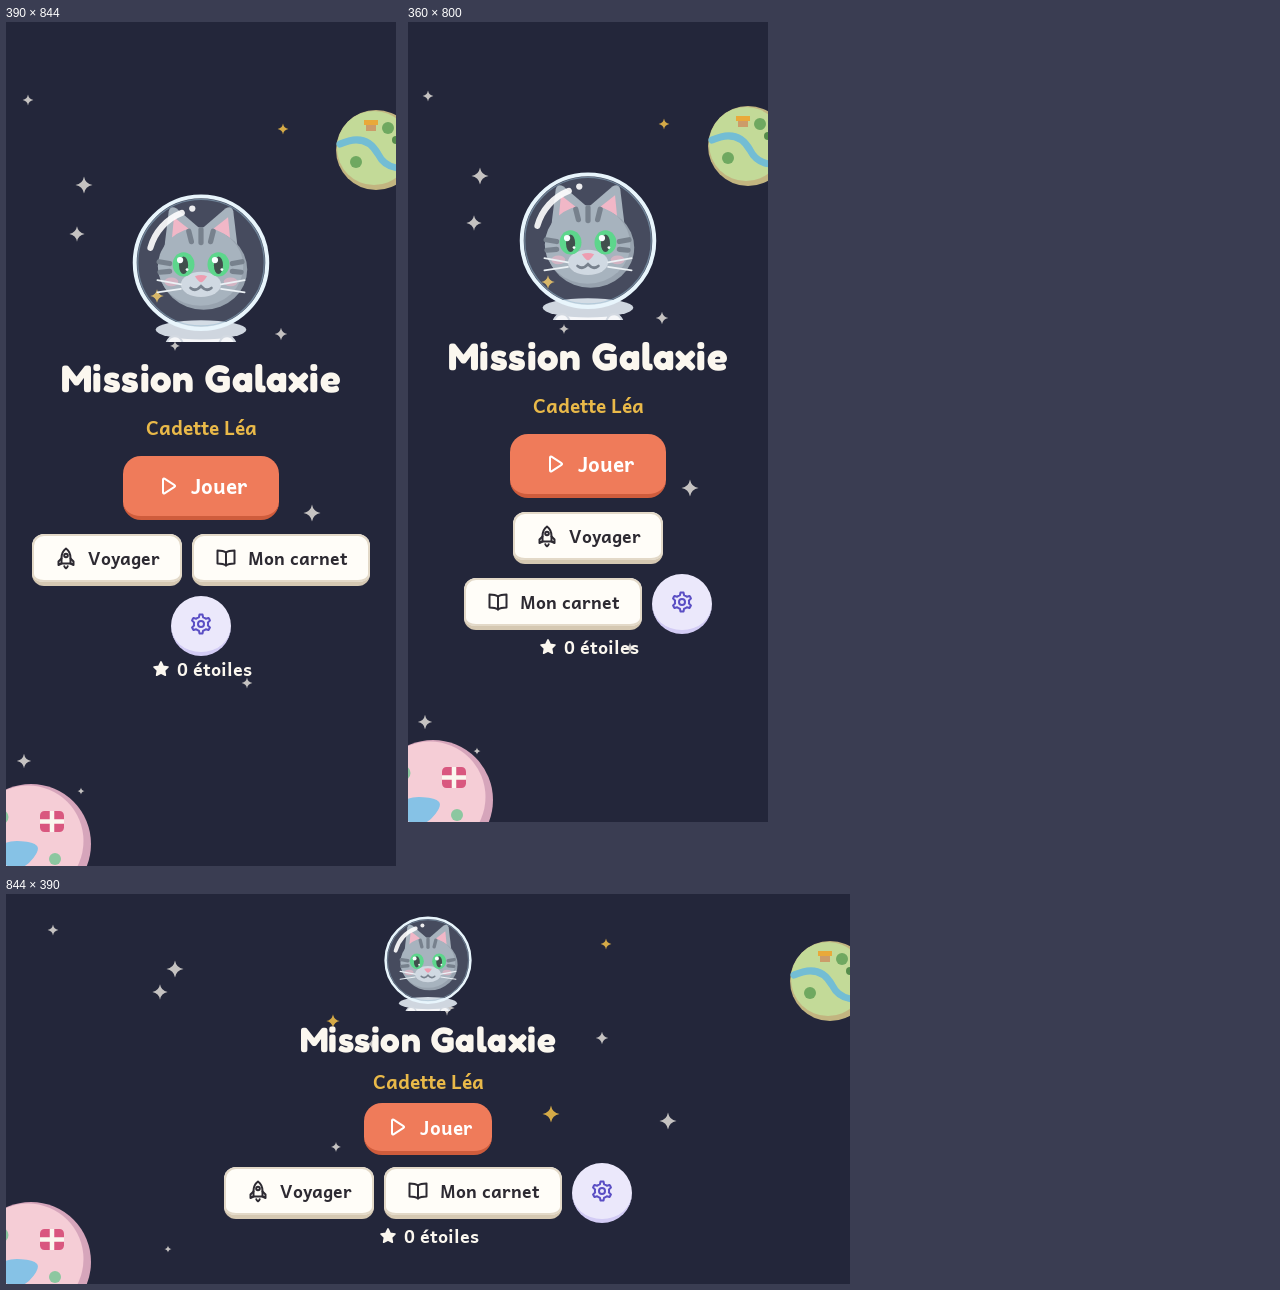
<file: tests/telephone.html>
<!doctype html>
<html lang="fr">
<head>
  <meta charset="utf-8">
  <title>Test — formats téléphone et tablette</title>
  <!--
    Affiche une page du projet dans des cadres (iframes) aux tailles exactes d'un téléphone ou d'une tablette,
    côte à côte : Edge sans fenêtre impose une largeur minimale d'environ 500 px, on ne peut donc pas
    capturer directement un écran de 360 ou 390 px de large.
      ?page=<page du dossier tests, encodée>   ex. qa-regard.html%3Fecran%3Dcoach
      &tailles=390x844,360x800,844x390         (défaut : ces trois formats de téléphone)
    Exemple :
      outils/tester.ps1 -Page "tests/telephone.html?page=qa-regard.html%3Fecran%3Dcoach" -Mode capture -Sortie tel.png -Largeur 1700 -Hauteur 950
    Partie complète automatique au format téléphone (le rapport de tests/jeu.html est recopié dans « resultat ») :
      outils/tester.ps1 -Page "tests/telephone.html?tailles=390x844&page=jeu.html%3Fauto%3D1" -Largeur 520 -Hauteur 980 -Attente 4000000
  -->
  <style>
    html, body { margin: 0; background: #3a3d52; }
    body { display: flex; flex-wrap: wrap; align-items: flex-start; gap: 12px; padding: 6px; font: 12px sans-serif; color: #fff; }
    figure { margin: 0; }
    figcaption { height: 16px; }
    iframe { display: block; border: 0; background: #fff; }
  </style>
</head>
<body>
  <pre id="resultat" hidden>en cours…</pre>
  <script>
    'use strict';
    // tests/jeu.html?auto=1 dans un cadre : son rapport est recopié ici (outils/tester.ps1 en mode dom le lit)
    window.addEventListener('message', e => { if (e.data && e.data.rapportJeu) document.getElementById('resultat').textContent = e.data.rapportJeu; });
    const prm = new URLSearchParams(location.search);
    const page = prm.get('page') || 'qa-regard.html?ecran=titre';
    const tailles = (prm.get('tailles') || '390x844,360x800,844x390').split(',');
    for (const t of tailles) {
      const [l, h] = t.split('x').map(Number);
      const fig = document.createElement('figure');
      const legende = document.createElement('figcaption');
      legende.textContent = `${l} × ${h}`;
      const cadre = document.createElement('iframe');
      cadre.width = l;
      cadre.height = h;
      cadre.src = page;
      fig.append(legende, cadre);
      document.body.append(fig);
    }
  </script>
</body>
</html>
</file>
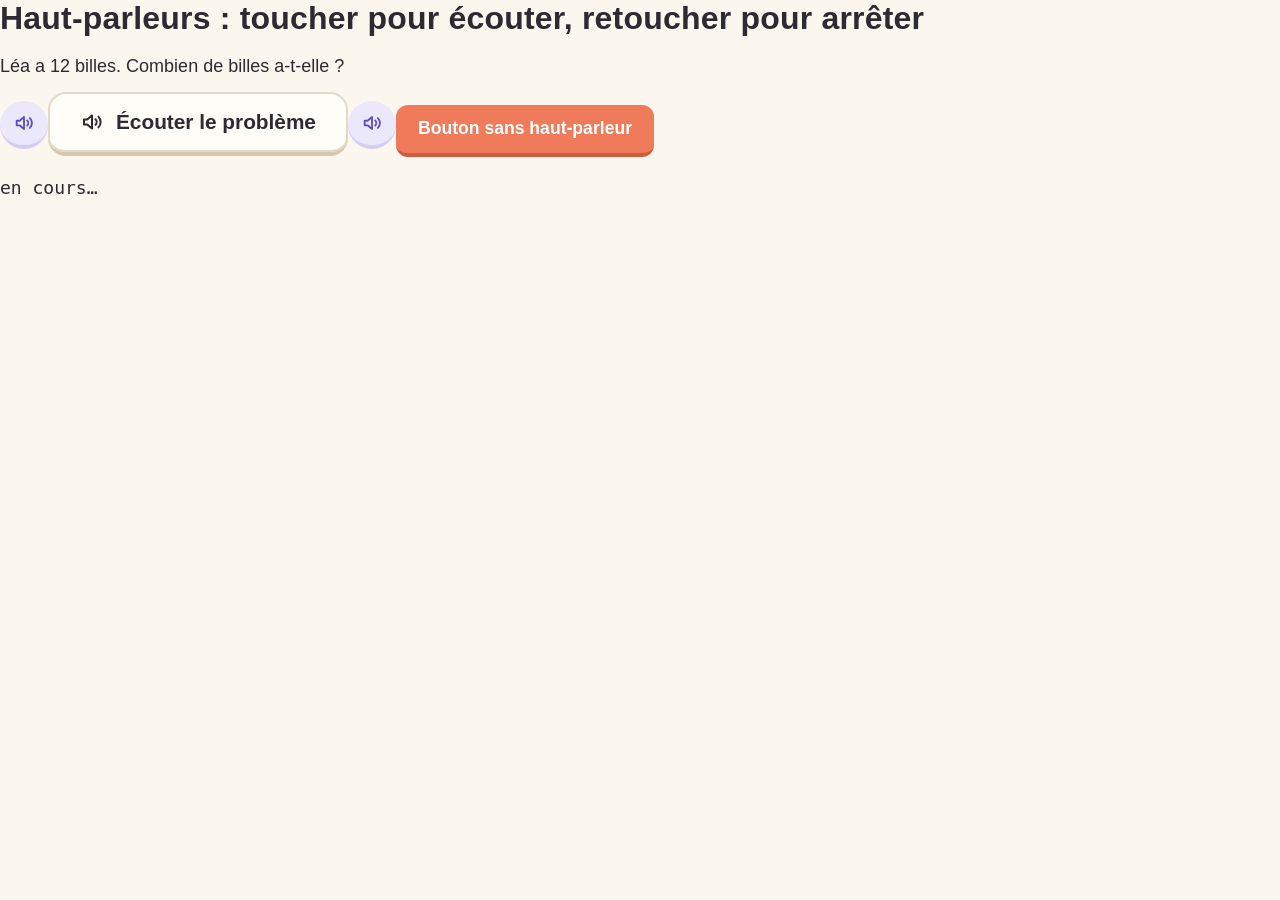
<file: tests/voix.html>
<!doctype html>
<html lang="fr">
<head>
  <meta charset="utf-8">
  <title>Test — haut-parleurs interrupteurs</title>
  <link rel="stylesheet" href="../css/base.css">
</head>
<body>
  <h1>Haut-parleurs : toucher pour écouter, retoucher pour arrêter</h1>
  <p id="enonce"><span class="phrase">Léa a 12 billes.</span> <span class="phrase">Combien de billes a-t-elle ?</span></p>
  <div id="boutons"></div>
  <pre id="resultat">en cours…</pre>
  <script src="../js/core/ui.js"></script>
  <script src="../js/core/storage.js"></script>
  <script src="../js/core/icones.js"></script>
  <script src="../js/core/voix.js"></script>
  <script>
  'use strict';
  // Moteur de synthèse simulé : chaque morceau « dure » 1,5 s
  const faux = {
    speaking: false, pending: false, paused: false, _u: null, _t: null,
    getVoices: () => [{ name: 'Voix test', lang: 'fr-FR', localService: true }],
    speak(u) {
      this.speaking = true; this._u = u;
      setTimeout(() => u.onstart && u.onstart(), 10);
      this._t = setTimeout(() => { this.speaking = false; this._u = null; if (u.onend) u.onend(); }, 1500);
    },
    cancel() { clearTimeout(this._t); const u = this._u; this._u = null; if (u && this.speaking) { this.speaking = false; if (u.onerror) u.onerror({ error: 'interrupted' }); } },
    pause() {}, resume() {}, addEventListener() {},
  };
  class FauxEnonce { constructor(t) { this.text = t; } }
  Voix._injecter(faux, { Enonce: FauxEnonce });

  const ENONCE = ['Léa a 12 billes.', 'Combien de billes a-t-elle ?'];
  const phrases = [...document.querySelectorAll('.phrase')];
  const journal = { finsEnonce: 0 };
  const lireEnonce = () => Voix.dire(ENONCE, {
    onSegment: i => phrases.forEach((p, k) => p.classList.toggle('en-lecture', k === i)),
    onFin: () => { journal.finsEnonce++; },
  });
  const { h } = UI;
  const petit = h('button', { class: 'btn-rond petit', 'aria-label': 'Écouter le problème', onclick: lireEnonce, html: Icone.svg('haut-parleur', 22) });
  const gros = h('button', { class: 'btn secondaire grand', onclick: lireEnonce }, Icone.creer('haut-parleur', 24), 'Écouter le problème');
  const alvin = h('button', { class: 'btn-rond petit', 'aria-label': 'Réécouter Alvin', onclick: () => Voix.dire('Bravo, tu as trouvé la question !'), html: Icone.svg('haut-parleur', 22) });
  const autre = h('button', { class: 'btn principal', onclick: () => Voix.dire(ENONCE) }, 'Bouton sans haut-parleur');
  document.getElementById('boutons').append(petit, gros, alvin, autre);

  const pause = ms => new Promise(r => setTimeout(r, ms));
  const etat = b => ({
    lecture: Voix.enLecture(),
    actif: b.classList.contains('voix-en-cours'),
    label: b.getAttribute('aria-label'),
    texte: b.textContent.trim(),
    stop: !!b.querySelector('.icone-haut-parleur rect'),
    surligne: document.querySelectorAll('.en-lecture').length,
  });
  const verifs = [];
  const verifier = (nom, ok, detail) => verifs.push({ nom, ok: !!ok, detail });

  (async () => {
    // 1. toucher → lecture, bouton corail avec icône stop
    petit.click(); await pause(300);
    let e = etat(petit);
    verifier('1er toucher : la lecture démarre', e.lecture && e.actif && e.stop && e.label === 'Arrêter la lecture' && e.surligne === 1, e);
    // 2. retoucher → arrêt, bouton restauré, surlignage effacé, fin signalée
    petit.click(); await pause(300);
    e = etat(petit);
    verifier('2e toucher : la voix s’arrête', !e.lecture && !e.actif && !e.stop && e.label === 'Écouter le problème' && e.surligne === 0 && journal.finsEnonce === 1, { ...e, finsEnonce: journal.finsEnonce });
    // 3. retoucher encore → relit
    petit.click(); await pause(300);
    verifier('3e toucher : relit', Voix.enLecture() && petit.classList.contains('voix-en-cours'), etat(petit));
    // 4. un autre haut-parleur qui lit le même texte arrête aussi la lecture
    gros.click(); await pause(300);
    e = etat(gros);
    verifier('autre haut-parleur, même texte : arrêt', !e.lecture && !petit.classList.contains('voix-en-cours') && !e.actif && e.texte === 'Écouter le problème', e);
    // 5. gros bouton : texte remplacé pendant la lecture puis rétabli
    gros.click(); await pause(300);
    e = etat(gros);
    verifier('gros bouton : « Arrêter la lecture » pendant la lecture', e.lecture && e.actif && e.texte === 'Arrêter la lecture', e);
    // 6. haut-parleur d'un autre texte pendant la lecture → bascule (pas d'arrêt)
    alvin.click(); await pause(300);
    verifier('texte différent : bascule sur le nouveau texte', Voix.enLecture() && alvin.classList.contains('voix-en-cours') && !gros.classList.contains('voix-en-cours') && gros.textContent.trim() === 'Écouter le problème' && !gros.hasAttribute('aria-label'), { alvin: etat(alvin), gros: etat(gros) });
    // 7. fin naturelle → tout revient à la normale
    await pause(4000);
    e = etat(alvin);
    verifier('fin naturelle : bouton restauré', !e.lecture && !e.actif && !e.stop && e.label === 'Réécouter Alvin', e);
    // 8. lecture automatique (sans bouton), puis toucher le haut-parleur du même texte → arrêt
    lireEnonce(); await pause(300);
    verifier('lecture auto : aucun bouton marqué', Voix.enLecture() && !petit.classList.contains('voix-en-cours'), etat(petit));
    petit.click(); await pause(300);
    verifier('lecture auto puis haut-parleur : arrêt', !Voix.enLecture() && document.querySelectorAll('.en-lecture').length === 0, etat(petit));
    // 9. un bouton sans icône haut-parleur n'est pas un interrupteur
    lireEnonce(); await pause(300);
    autre.click(); await pause(300);
    verifier('bouton ordinaire : relance au lieu d’arrêter', Voix.enLecture(), etat(autre));
    Voix.stop();

    // 10. Android simulé : cancel() agit 250 ms plus tard et efface ce qui a été lancé entre-temps
    const android = {
      speaking: false, pending: false, paused: false, _u: null, _t: null, _annule: 0, demarrages: 0,
      getVoices: () => [{ name: 'Voix test', lang: 'fr-FR', localService: true }],
      speak(u) {
        if (Date.now() - this._annule < 250) return; // phrase effacée par le cancel tardif : aucun événement
        this.speaking = true; this._u = u; this.demarrages++;
        setTimeout(() => u.onstart && u.onstart(), 10);
        this._t = setTimeout(() => { this.speaking = false; this._u = null; if (u.onend) u.onend(); }, 800);
      },
      cancel() { this._annule = Date.now(); clearTimeout(this._t); const u = this._u; this._u = null; if (u && this.speaking) { this.speaking = false; if (u.onerror) u.onerror({ error: 'interrupted' }); } },
      pause() {}, resume() {}, addEventListener() {},
    };
    Voix._injecter(android, { Enonce: FauxEnonce, android: true });
    let finA = false;
    Voix.dire('Premier texte.'); await pause(150);
    Voix.dire(ENONCE, { onFin: () => { finA = true; } }); await pause(4000);
    verifier('Android : une lecture qui en remplace une autre est bien entendue', finA && android.demarrages >= 2, { demarrages: android.demarrages, finA });

    // 11. moteur qui refuse la voix choisie (certains moteurs Samsung) → voix par défaut du moteur
    const refuse = {
      speaking: false, pending: false, paused: false, sansVoix: 0,
      getVoices: () => [{ name: 'Voix capricieuse', lang: 'fr-FR', localService: true }],
      speak(u) {
        if (u.voice) return; // silence total si une voix est imposée
        this.sansVoix++; this.speaking = true;
        setTimeout(() => u.onstart && u.onstart(), 10);
        setTimeout(() => { this.speaking = false; if (u.onend) u.onend(); }, 500);
      },
      cancel() {}, pause() {}, resume() {}, addEventListener() {},
    };
    Voix._injecter(refuse, { Enonce: FauxEnonce, android: true });
    let finR = false;
    Voix.dire('Bonjour, je suis Alvin.', { onFin: () => { finR = true; } }); await pause(9000);
    verifier('voix refusée : repli sur la voix par défaut de la tablette', finR && refuse.sansVoix >= 1, { sansVoix: refuse.sansVoix, finR });
    Voix.stop();

    const ok = verifs.every(v => v.ok);
    document.getElementById('resultat').textContent = JSON.stringify({ ok, verifs }, null, 1);
  })().catch(err => { document.getElementById('resultat').textContent = JSON.stringify({ ok: false, erreur: String(err && err.stack || err) }); });
  </script>
</body>
</html>
</file>
<file: css/base.css>
/* =========================================================================
   Mission Galaxie v2 — base commune (agent Interface)
   Jetons de design, typographie, boutons, cartes, fenêtres, formulaires,
   toast, clavier numérique et animations sobres.
   Style « livre illustré » : aplats, bord inférieur plus foncé, coins arrondis.
   Pas de dégradé, pas de halo, pas d'ombre floue.
   ========================================================================= */

:root {
  /* Jetons du cahier des charges */
  --papier: #fbf7ef; --papier-2: #f3ecdf; --ligne: #e3d9c8;
  --encre: #2d2a32; --encre-douce: #6e6878;
  --corail: #ef7b5a; --corail-fonce: #cf5c3c;
  --sarcelle: #2a9d8f; --sarcelle-fonce: #1f7a6f; --sarcelle-claire: #d6efeb;
  --lavande: #7b6ee6; --lavande-fonce: #5a4ec4; --lavande-claire: #ebe8fb;
  --moutarde: #e9b949; --moutarde-fonce: #c7962a;
  --rouge: #d9534f; --rouge-clair: #fbe2e0;
  --ciel: #8ecae6; --nuit: #23263a;
  --rayon: 18px; --rayon-petit: 12px;
  --police: 'Andika', 'Trebuchet MS', sans-serif;
  --police-titre: 'Fredoka', 'Andika', sans-serif;

  /* Teintes complémentaires, dérivées de la palette */
  --blanc: #fffdf8;
  --ligne-fonce: #d5c8b2;
  --corail-clair: #fde5dc;
  --moutarde-claire: #fbf0d0;
  --rouge-fonce: #b23f3b;
  --lavande-bord: #d3ccf5;
  --sarcelle-bord: #b5ddd6;
  --voile: rgba(35, 38, 58, .55);
  --bord-bouton: 4px;
  --duree: .16s;
}

/* ---------- Remise à zéro et typographie ---------- */
*, *::before, *::after { box-sizing: border-box; }
[hidden] { display: none !important; }
html { -webkit-text-size-adjust: 100%; text-size-adjust: 100%; }
body {
  margin: 0; background: var(--papier); color: var(--encre);
  font-family: var(--police); font-size: 18px; line-height: 1.45;
  -webkit-tap-highlight-color: transparent; touch-action: manipulation;
}
h1, h2, h3, h4 { font-family: var(--police-titre); font-weight: 600; line-height: 1.15; letter-spacing: .2px; margin: 0 0 .5em; }
h1 { font-size: 2rem; }
h2 { font-size: 1.55rem; }
h3 { font-size: 1.2rem; }
p { margin: 0 0 .75em; }
a { color: var(--lavande-fonce); }
b, strong { font-weight: 700; }
button, input, select, textarea { font: inherit; color: inherit; }
button { cursor: pointer; }
img, svg { max-width: 100%; }
::selection { background: var(--lavande-claire); color: var(--encre); }
:focus { outline: none; }
:focus-visible { outline: 3px solid var(--lavande); outline-offset: 3px; }

.icone { display: inline-block; flex: none; vertical-align: -.2em; overflow: visible; }
.icone-repli { display: inline-block; width: 1em; text-align: center; }
.texte-cache {
  position: absolute !important; width: 1px; height: 1px; padding: 0; margin: -1px;
  overflow: hidden; clip: rect(0 0 0 0); white-space: nowrap; border: 0;
}

/* ---------- Boutons ----------
   Aplat + bord inférieur plus foncé ; à l'appui le bouton « s'enfonce ».
   Les variantes ne changent que trois variables : --fond, --texte, --bord. */
.btn {
  --fond: var(--blanc); --texte: var(--encre); --bord: var(--ligne-fonce); --contour: var(--ligne);
  display: inline-flex; align-items: center; justify-content: center; gap: 10px;
  min-height: 52px; padding: 8px 22px; margin: 0;
  border: 0; border-bottom: var(--bord-bouton) solid var(--bord); border-radius: var(--rayon-petit);
  background: var(--fond); color: var(--texte);
  box-shadow: inset 0 0 0 2px var(--contour);
  font-family: var(--police); font-size: 1.1rem; font-weight: 700; line-height: 1.2;
  text-align: center; text-decoration: none; white-space: normal;
  cursor: pointer; touch-action: manipulation; -webkit-user-select: none; user-select: none;
  transition: transform var(--duree), border-bottom-width var(--duree), background-color var(--duree);
}
.btn .icone { margin: -2px 0; }
.btn:active:not(:disabled) { transform: translateY(2px); border-bottom-width: 2px; }
.btn.principal { --fond: var(--corail); --texte: #fff; --bord: var(--corail-fonce); --contour: transparent; }
.btn.secondaire { --fond: var(--blanc); --texte: var(--encre); --bord: var(--ligne-fonce); --contour: var(--ligne); }
.btn.discret { --fond: transparent; --texte: var(--encre-douce); --bord: transparent; --contour: transparent; text-decoration: underline; text-underline-offset: 4px; text-decoration-thickness: 2px; }
.btn.danger { --fond: var(--rouge); --texte: #fff; --bord: var(--rouge-fonce); --contour: transparent; }
.btn.sarcelle, .btn.succes { --fond: var(--sarcelle); --texte: #fff; --bord: var(--sarcelle-fonce); --contour: transparent; }
.btn.lavande { --fond: var(--lavande); --texte: #fff; --bord: var(--lavande-fonce); --contour: transparent; }
.btn.clair { --fond: var(--lavande-claire); --texte: var(--lavande-fonce); --bord: var(--lavande-bord); --contour: transparent; }
.btn.moutarde { --fond: var(--moutarde); --texte: var(--encre); --bord: var(--moutarde-fonce); --contour: transparent; }
.btn.grand { min-height: 64px; padding: 12px 32px; font-size: 1.3rem; border-radius: var(--rayon); gap: 12px; }
.btn.petit { min-height: 42px; padding: 6px 14px; font-size: 1rem; gap: 8px; color: var(--texte); }
.btn.bloc { display: flex; width: 100%; }
.btn:disabled, .btn[aria-disabled="true"] { opacity: .45; cursor: default; transform: none; }
@media (hover: hover) {
  .btn:hover:not(:disabled) { filter: brightness(1.04); }
  .btn.discret:hover:not(:disabled) { background: var(--papier-2); filter: none; }
}

/* Bouton rond (icône seule) : 60 px, 48 px en .petit */
.btn-rond {
  --fond: var(--lavande-claire); --texte: var(--lavande-fonce); --bord: var(--lavande-bord);
  display: inline-grid; place-items: center; flex: none;
  width: 60px; height: 60px; padding: 0; margin: 0;
  border: 0; border-bottom: var(--bord-bouton) solid var(--bord); border-radius: 50%;
  background: var(--fond); color: var(--texte);
  font-family: var(--police); font-size: 1.4rem; font-weight: 700; line-height: 1;
  cursor: pointer; touch-action: manipulation; -webkit-user-select: none; user-select: none;
  transition: transform var(--duree), border-bottom-width var(--duree);
}
.btn-rond > * { pointer-events: none; }
.btn-rond:active:not(:disabled) { transform: translateY(2px); border-bottom-width: 2px; }
.btn-rond.petit { width: 48px; height: 48px; font-size: 1.1rem; color: var(--texte); }
.btn-rond.principal { --fond: var(--corail); --texte: #fff; --bord: var(--corail-fonce); }
.btn-rond.secondaire { --fond: var(--blanc); --texte: var(--encre); --bord: var(--ligne-fonce); box-shadow: inset 0 0 0 2px var(--ligne); }
.btn-rond.sarcelle { --fond: var(--sarcelle); --texte: #fff; --bord: var(--sarcelle-fonce); }
.btn-rond.violet, .btn-rond.lavande { --fond: var(--lavande); --texte: #fff; --bord: var(--lavande-fonce); }
.btn-rond.clair { --fond: var(--lavande-claire); --texte: var(--lavande-fonce); --bord: var(--lavande-bord); }
.btn-rond.danger { --fond: var(--rouge-clair); --texte: var(--rouge-fonce); --bord: #f0c3bf; }
.btn-rond.discret { --fond: transparent; --texte: var(--encre-douce); --bord: transparent; }
.btn-rond:disabled { opacity: .45; cursor: default; }

/* ---------- Cartes ---------- */
.carte-papier {
  background: var(--papier); color: var(--encre);
  border-radius: var(--rayon); border-bottom: 4px solid var(--ligne);
}
.carte-papier.encadre { box-shadow: inset 0 0 0 2px var(--ligne); }

/* ---------- Fenêtres (UI.modal) ---------- */
.modal-fond {
  position: fixed; inset: 0; z-index: 50; padding: 16px;
  display: grid; place-items: center; background: var(--voile);
  animation: fondu .2s ease;
}
.modal {
  position: relative; width: min(560px, 100%); max-height: calc(100vh - 32px); max-height: calc(100dvh - 32px); overflow: auto;
  padding: 24px 26px 22px; border-radius: 24px; border-bottom: 6px solid var(--ligne);
  background: var(--papier); color: var(--encre); text-align: center;
  animation: apparait .3s cubic-bezier(.3, 1.3, .5, 1) both;
}
.modal h2 { margin: 2px 0 10px; font-size: 1.7rem; }
.modal p { font-size: 1.15rem; line-height: 1.5; margin: 8px 0; }
.modal-boutons { display: flex; gap: 12px; justify-content: center; flex-wrap: wrap; margin-top: 20px; }

/* ---------- Formulaires ---------- */
.champ {
  display: block; width: 100%; min-height: 52px; margin: 0; padding: 10px 14px;
  border: 2px solid var(--ligne); border-radius: var(--rayon-petit);
  background: var(--blanc); color: var(--encre);
  font-family: var(--police); font-size: 1.1rem; line-height: 1.3;
  -webkit-appearance: none; appearance: none;
  transition: border-color var(--duree), box-shadow var(--duree);
}
.champ:focus, .champ:focus-visible { outline: none; border-color: var(--lavande); box-shadow: 0 0 0 3px var(--lavande-claire); }
.champ::placeholder { color: #a8a196; }
.champ:disabled { opacity: .55; }
select.champ {
  padding-right: 44px; cursor: pointer;
  background-image: url("data:image/svg+xml,%3Csvg xmlns='http://www.w3.org/2000/svg' viewBox='0 0 24 24' fill='none' stroke='%236e6878' stroke-width='2.4' stroke-linecap='round' stroke-linejoin='round'%3E%3Cpath d='M6 9.5l6 6 6-6'/%3E%3C/svg%3E");
  background-repeat: no-repeat; background-position: right 14px center; background-size: 18px;
}
textarea.champ { min-height: 110px; resize: vertical; }

/* Choix segmenté : <div class="segmente"><button class="actif">…</button>…</div> */
.segmente {
  display: inline-flex; flex-wrap: wrap; gap: 4px; padding: 4px; max-width: 100%; align-self: flex-start;
  border-radius: 16px; background: var(--papier-2); border-bottom: 3px solid var(--ligne);
}
.segmente > button {
  min-height: 46px; min-width: 52px; padding: 8px 16px; margin: 0;
  border: 0; border-bottom: 3px solid transparent; border-radius: 12px;
  background: transparent; color: var(--encre-douce);
  font-family: var(--police); font-size: 1.05rem; font-weight: 700; line-height: 1.2;
  cursor: pointer; transition: background-color var(--duree), color var(--duree);
}
.segmente > button.actif { background: var(--lavande); color: #fff; border-bottom-color: var(--lavande-fonce); }
@media (hover: hover) { .segmente > button:not(.actif):hover { background: var(--blanc); color: var(--encre); } }

/* Interrupteur : <label class="interrupteur"><span class="interrupteur-texte">…</span><input type="checkbox"><span class="glissiere"></span></label> */
.interrupteur { position: relative; display: flex; align-items: center; gap: 14px; min-height: 52px; padding: 4px 0; cursor: pointer; }
.interrupteur-texte { flex: 1; font-weight: 700; }
.interrupteur input { position: absolute; width: 1px; height: 1px; margin: 0; opacity: 0; pointer-events: none; }
.glissiere {
  position: relative; flex: none; width: 62px; height: 36px; border-radius: 999px;
  background: var(--ligne-fonce); transition: background-color var(--duree);
}
.glissiere::after {
  content: ''; position: absolute; top: 4px; left: 4px; width: 28px; height: 28px; border-radius: 50%;
  background: #fff; box-shadow: 0 2px 0 rgba(45, 42, 50, .16); transition: transform var(--duree);
}
.interrupteur input:checked + .glissiere { background: var(--sarcelle); }
.interrupteur input:checked + .glissiere::after { transform: translateX(26px); }
.interrupteur input:focus-visible + .glissiere { outline: 3px solid var(--lavande); outline-offset: 3px; }
.interrupteur input:disabled + .glissiere { opacity: .5; }

/* ---------- Toast (#toast.toast, UI.toast) ---------- */
.toast {
  position: fixed; left: 50%; bottom: 24px; bottom: max(24px, env(safe-area-inset-bottom)); z-index: 90;
  max-width: calc(100% - 32px); padding: 12px 22px; border-radius: 999px;
  background: var(--encre); color: var(--papier); font-weight: 700; text-align: center;
  opacity: 0; pointer-events: none; transform: translate(-50%, 16px);
  transition: opacity .25s ease, transform .25s ease;
}
.toast.visible { opacity: 1; transform: translate(-50%, 0); }

/* ---------- Clavier numérique (UI.clavier) ---------- */
.clavier { display: grid; grid-template-columns: repeat(3, 76px); gap: 10px; justify-content: center; }
.touche {
  display: grid; place-items: center; height: 66px; padding: 0; margin: 0;
  border: 0; border-bottom: var(--bord-bouton) solid var(--ligne-fonce); border-radius: 16px;
  background: var(--blanc); color: var(--encre); box-shadow: inset 0 0 0 2px var(--ligne);
  font-family: var(--police-titre); font-size: 1.9rem; font-weight: 600; line-height: 1;
  cursor: pointer; touch-action: manipulation; -webkit-user-select: none; user-select: none;
  transition: transform var(--duree), border-bottom-width var(--duree);
}
.touche:active { transform: translateY(2px); border-bottom-width: 2px; }
.touche.valider { background: var(--sarcelle); color: #fff; border-bottom-color: var(--sarcelle-fonce); box-shadow: none; }
.touche.effacer { background: var(--rouge-clair); color: var(--rouge-fonce); border-bottom-color: #f0c3bf; box-shadow: none; }
/* Les caractères ⌫ et ✓ de UI.clavier sont remplacés par les icônes au trait */
.touche.valider, .touche.effacer { font-size: 0; }
.touche.valider::before, .touche.effacer::before {
  content: ''; width: 32px; height: 32px; background: currentColor;
  -webkit-mask: var(--masque) center / contain no-repeat; mask: var(--masque) center / contain no-repeat;
}
.touche.valider { --masque: url("data:image/svg+xml,%3Csvg xmlns='http://www.w3.org/2000/svg' viewBox='0 0 24 24' fill='none' stroke='black' stroke-width='2.6' stroke-linecap='round' stroke-linejoin='round'%3E%3Cpath d='M5 12.5l4.5 4.5L19 7.5'/%3E%3C/svg%3E"); }
.touche.effacer { --masque: url("data:image/svg+xml,%3Csvg xmlns='http://www.w3.org/2000/svg' viewBox='0 0 24 24' fill='none' stroke='black' stroke-width='2.2' stroke-linecap='round' stroke-linejoin='round'%3E%3Cpath d='M9 5h10a2 2 0 0 1 2 2v10a2 2 0 0 1-2 2H9l-6-7z'/%3E%3Cpath d='M12.2 9.5l5 5M17.2 9.5l-5 5'/%3E%3C/svg%3E"); }
@media (max-width: 420px) { .clavier { grid-template-columns: repeat(3, 66px); } .touche { height: 60px; } }

/* ---------- Animations sobres ---------- */
.secoue { animation: secoue .45s ease; }
@keyframes secoue { 20%, 60% { transform: translateX(-7px); } 40%, 80% { transform: translateX(7px); } }
.clignote { animation: clignote 1.1s ease-in-out infinite; }
@keyframes clignote { 50% { box-shadow: 0 0 0 4px var(--moutarde); background-color: var(--moutarde-claire); } }
.apparait { animation: apparait .32s cubic-bezier(.3, 1.3, .5, 1) both; }
@keyframes apparait { from { opacity: 0; transform: translateY(10px) scale(.97); } }
@keyframes fondu { from { opacity: 0; } }

/* Confettis (UI.confettis) : petits rectangles en aplat */
.confetti {
  position: absolute; left: 50%; top: 40%; z-index: 60; width: 10px; height: 14px; border-radius: 3px;
  pointer-events: none; animation: confetti 1.4s cubic-bezier(.2, .7, .3, 1) forwards;
}
@keyframes confetti {
  0% { transform: translate(-50%, -50%) rotate(0); opacity: 1; }
  100% { transform: translate(calc(-50% + var(--x)), calc(-50% + var(--y) + 160px)) rotate(var(--r)); opacity: 0; }
}

/* Portrait animé d'Alvin (Alvin.creer, Alvin.humeur, Alvin.saute, Alvin.coucou) */
.alvin { display: block; flex: none; animation: flotte 4s ease-in-out infinite; cursor: pointer; }
.alvin svg { width: 100%; height: auto; display: block; overflow: visible; }
@keyframes flotte { 0%, 100% { transform: translateY(0); } 50% { transform: translateY(-5px); } }
.alv-paupiere { transform-box: fill-box; transform-origin: center; animation: cligne 5s infinite; }
@keyframes cligne { 0%, 93%, 100% { transform: scaleY(1); } 95% { transform: scaleY(.1); } }
.alv-queue { transform-box: view-box; transform-origin: 136px 226px; animation: queue 2.6s ease-in-out infinite; }
@keyframes queue { 0%, 100% { transform: rotate(0); } 50% { transform: rotate(-8deg); } }
.alv-yeux-contents, .alv-bouche-ouverte { display: none; }
.alvin.content .alv-yeux, .alvin.content .alv-bouche { display: none; }
.alvin.content .alv-yeux-contents, .alvin.content .alv-bouche-ouverte { display: inline; }
.alv-pupille { transition: transform .3s; }
.alvin.reflechit .alv-pupille { transform: translate(3px, -4px); }
.alvin.saute { animation: saute .7s ease; }
@keyframes saute { 0%, 100% { transform: translateY(0); } 35% { transform: translateY(-20px) rotate(-3deg); } 60% { transform: translateY(0); } 78% { transform: translateY(-5px); } }
.alv-bras-d { transform-box: view-box; transform-origin: 130px 196px; }
.alvin.coucou .alv-bras-d { animation: coucou 1.2s ease-in-out 2; }
@keyframes coucou { 0%, 100% { transform: rotate(0); } 30%, 70% { transform: rotate(-135deg); } 50% { transform: rotate(-110deg); } }

/* Bouton haut-parleur pendant la lecture (js/core/voix.js) : corail + icône « stop » ; le retoucher arrête la voix */
.voix-en-cours {
  --fond: var(--corail); --texte: #fff; --bord: var(--corail-fonce); --contour: transparent;
  background-color: var(--corail) !important; color: #fff !important;
}
.voix-en-cours .icone { animation: voix-stop 1.1s ease-in-out infinite; }
@keyframes voix-stop { 50% { transform: scale(.82); } }

/* Mouvements réduits : on coupe les animations décoratives */
@media (prefers-reduced-motion: reduce) {
  *, *::before, *::after {
    animation-duration: .01ms !important; animation-iteration-count: 1 !important;
    transition-duration: .01ms !important; scroll-behavior: auto !important;
  }
  .clignote { animation: none !important; box-shadow: 0 0 0 4px var(--moutarde); background-color: var(--moutarde-claire); }
}
</file>
<file: css/resolution.css>
/*
 * Résolution guidée (panneau plein écran #resolution) — style « dessin plat épuré ».
 * Utilise les jetons de css/base.css. Les valeurs de repli ci-dessous (spécificité nulle grâce à :where)
 * ne servent que si base.css n'est pas chargé ; idem pour les boutons de repli (.btn, .btn-rond, .clavier).
 */
:where(:root) {
  --papier: #fbf7ef; --papier-2: #f3ecdf; --ligne: #e3d9c8;
  --encre: #2d2a32; --encre-douce: #6e6878;
  --corail: #ef7b5a; --corail-fonce: #cf5c3c;
  --sarcelle: #2a9d8f; --sarcelle-fonce: #1f7a6f; --sarcelle-claire: #d6efeb;
  --lavande: #7b6ee6; --lavande-fonce: #5a4ec4; --lavande-claire: #ebe8fb;
  --moutarde: #e9b949; --moutarde-fonce: #c7962a;
  --rouge: #d9534f; --rouge-clair: #fbe2e0;
  --ciel: #8ecae6; --nuit: #23263a;
  --rayon: 18px; --rayon-petit: 12px;
  --police: 'Andika', 'Trebuchet MS', sans-serif; --police-titre: 'Fredoka', 'Andika', sans-serif;
}

#resolution {
  --blanc: #fffdf9;
  --moutarde-claire: #fbefcf;
  --corail-clair: #fde4da;
  position: fixed; inset: 0; z-index: 60;
  display: grid; grid-template-rows: auto minmax(0, 1fr);
  background: var(--papier); color: var(--encre);
  font-family: var(--police); font-size: 20px; line-height: 1.4;
  -webkit-tap-highlight-color: transparent; overscroll-behavior: contain;
}
#resolution *, #resolution *::before, #resolution *::after { box-sizing: border-box; }
#resolution button { font-family: inherit; color: inherit; cursor: pointer; }
#resolution [hidden] { display: none !important; }
#resolution h2 { font-family: var(--police-titre); font-weight: 600; margin: 0; }
.res-ic { display: inline-flex; align-items: center; justify-content: center; line-height: 0; flex: none; }
#resolution .insecable { white-space: nowrap; } /* « a-t-elle » n'est jamais coupé en fin de ligne */
.res-ic svg { display: block; }

/* ---------- Boutons de repli (si base.css est absent) ---------- */
:where(#resolution .btn) {
  display: inline-flex; align-items: center; justify-content: center; gap: 10px;
  min-height: 52px; padding: 10px 22px; border-radius: 14px;
  border: 2px solid var(--ligne); border-bottom-width: 4px; background: #fff; color: var(--encre);
  font: 700 20px/1.2 var(--police); text-align: center;
}
:where(#resolution .btn:active) { transform: translateY(2px); border-bottom-width: 2px; }
:where(#resolution .btn.principal) { background: var(--corail); border-color: var(--corail-fonce); color: #fff; }
:where(#resolution .btn.discret) { background: transparent; border-color: transparent; color: var(--encre-douce); text-decoration: underline; text-underline-offset: 4px; }
:where(#resolution .btn.grand) { min-height: 64px; padding: 12px 28px; font-size: 22px; border-radius: 16px; }
:where(#resolution .btn-rond) {
  width: 52px; height: 52px; flex: none; border-radius: 50%; padding: 0;
  display: inline-grid; place-items: center;
  border: 2px solid var(--ligne); border-bottom-width: 4px; background: #fff; color: var(--encre);
}
:where(#resolution .btn-rond.petit) { width: 48px; height: 48px; }
:where(#resolution .btn-rond:active) { transform: translateY(2px); border-bottom-width: 2px; }
:where(#resolution .clavier) { display: grid; grid-template-columns: repeat(3, 72px); gap: 10px; }
:where(#resolution .touche) {
  height: 64px; border-radius: 14px; border: 2px solid var(--ligne); border-bottom-width: 5px;
  background: #fff; font: 700 30px/1 var(--police); color: var(--encre);
}
:where(#resolution .touche:active) { transform: translateY(2px); border-bottom-width: 3px; }
:where(#resolution .touche.valider) { background: var(--sarcelle); border-color: var(--sarcelle-fonce); color: #fff; }
:where(#resolution .touche.effacer) { background: var(--rouge-clair); border-color: #f1c2bf; color: var(--rouge); }

/* ---------- Bandeau du haut ---------- */
.res-haut {
  display: flex; align-items: center; gap: 14px; flex-wrap: wrap;
  padding: 10px 18px; background: var(--papier-2); border-bottom: 2px solid var(--ligne);
}
.res-pnj { display: flex; align-items: center; gap: 10px; min-width: 0; }
.res-pnj-portrait {
  width: 54px; height: 54px; flex: none; border-radius: 50%; overflow: hidden;
  background: var(--blanc); border: 2px solid var(--ligne); display: grid; place-items: center;
}
.res-pnj-portrait svg { width: 100%; height: 100%; display: block; }
.res-pnj-textes { display: flex; flex-direction: column; line-height: 1.15; min-width: 0; }
.res-pnj-textes b { font-family: var(--police-titre); font-weight: 600; font-size: 21px; }
.res-pnj-textes span { font-size: 15px; color: var(--encre-douce); }

.res-etapes { display: flex; gap: 6px; list-style: none; margin: 0 0 0 auto; padding: 0; flex-wrap: wrap; justify-content: flex-end; }
.res-etapes li {
  display: flex; align-items: center; gap: 6px; height: 40px; min-width: 40px; padding: 0 9px;
  border-radius: 20px; background: var(--blanc); color: #a59e93; border: 2px solid var(--ligne);
}
.res-etapes li .nom { display: none; font-weight: 700; font-size: 17px; white-space: nowrap; }
.res-etapes li.active { background: var(--corail); border-color: var(--corail-fonce); color: #fff; padding: 0 14px 0 9px; }
.res-etapes li.active .nom { display: inline; }
.res-etapes li.faite { background: var(--sarcelle-claire); border-color: #a8dbd3; color: var(--sarcelle-fonce); }
.res-etapes .pastille { display: inline-flex; }

/* ---------- Corps : 2 colonnes en paysage, 1 en portrait ---------- */
.res-corps {
  display: grid; min-height: 0; overflow: hidden;
  grid-template-columns: minmax(0, 0.9fr) minmax(0, 1.1fr);
  grid-template-rows: auto minmax(0, 1fr);
  grid-template-areas: "enonce atelier" "alvin atelier";
  gap: 14px 18px; padding: 14px 18px 16px;
}
.res-enonce { grid-area: enonce; }
.res-alvin { grid-area: alvin; }
.res-atelier { grid-area: atelier; overflow-y: auto; min-height: 0; }

/* L'énoncé */
.res-enonce {
  background: var(--blanc); border: 2px solid var(--ligne); border-radius: var(--rayon);
  padding: 12px 18px 16px; max-height: 58vh; overflow-y: auto;
}
.res-enonce-entete { display: flex; align-items: center; justify-content: space-between; gap: 10px; margin-bottom: 4px; }
.res-enonce-titre { display: inline-flex; align-items: center; gap: 8px; font-family: var(--police-titre); font-weight: 600; font-size: 18px; color: var(--encre-douce); }
.res-ecouter.actif { background: var(--lavande-claire); border-color: var(--lavande); color: var(--lavande-fonce); }
.res-enonce-texte { font-size: 25px; line-height: 1.7; }
.res-enonce-texte .phrase { border-radius: 8px; padding: 2px 3px; -webkit-box-decoration-break: clone; box-decoration-break: clone; transition: background-color .2s; }
.res-enonce-texte .phrase.cliquable { background: var(--papier-2); cursor: pointer; box-shadow: 0 2px 0 var(--ligne); }
.res-enonce-texte .phrase.en-lecture { background: var(--moutarde-claire); }
.res-enonce-texte .phrase.question-trouvee { background: var(--lavande-claire); color: var(--lavande-fonce); box-shadow: none; }
.res-enonce-texte .donnee { position: relative; font-weight: 700; border-radius: 6px; white-space: nowrap; transition: background-color .2s; }
/* marge négative = même mise en page avec ou sans fond (pas d'espace parasite avant le point) */
.res-enonce-texte .donnee.cliquable, .res-enonce-texte .donnee.trouvee { padding: 0 3px; margin: 0 -3px; }
.res-enonce-texte .donnee.cliquable { cursor: pointer; background: #fff; box-shadow: inset 0 -4px 0 var(--moutarde); color: var(--encre); }
.res-enonce-texte .donnee.cliquable::after { content: ''; position: absolute; inset: -9px -5px; } /* cible tactile ≥ 48 px */
.res-enonce-texte .donnee.trouvee { background: var(--sarcelle-claire); color: var(--sarcelle-fonce); box-shadow: inset 0 -4px 0 var(--sarcelle); }
.res-enonce-texte .donnee.barree { color: var(--encre-douce); text-decoration: line-through 3px var(--rouge); opacity: .75; }
.res-notes:empty { display: none; }
.res-notes { margin-top: 10px; }
.res-note {
  display: flex; flex-wrap: wrap; align-items: center; gap: 6px 10px; padding: 8px 12px;
  border-radius: var(--rayon-petit); background: var(--moutarde-claire); border: 2px solid #efd99a; font-size: 17px;
}
.res-note-titre { display: inline-flex; align-items: center; gap: 4px; font-weight: 700; color: var(--moutarde-fonce); }
.res-note-q { color: var(--encre-douce); }

/* Alvin et sa bulle */
.res-alvin { display: flex; align-items: flex-start; gap: 10px; min-height: 0; }
.res-alvin-portrait { width: 92px; flex: none; cursor: pointer; margin-top: 4px; }
.res-alvin-portrait svg { width: 100%; height: auto; display: block; }
.res-alvin-portrait.saute { animation: res-saute .6s ease; }
.res-bulle {
  position: relative; flex: 1; min-width: 0;
  background: #fff; border: 2px solid var(--ligne); border-radius: var(--rayon); padding: 12px 16px;
}
.res-bulle::before, .res-bulle::after { content: ''; position: absolute; top: 26px; border-style: solid; }
.res-bulle::before { left: -14px; border-width: 9px 14px 9px 0; border-color: transparent var(--ligne) transparent transparent; }
.res-bulle::after { left: -10px; top: 28px; border-width: 7px 11px 7px 0; border-color: transparent #fff transparent transparent; }
.res-bulle.res-pop { animation: res-pop .3s ease; }
.res-bulle-texte { margin: 0 0 10px; font-size: 20px; line-height: 1.45; }
.res-bulle-actions { display: flex; gap: 10px; align-items: center; flex-wrap: wrap; }
.res-btn-indice { min-height: 48px; padding: 6px 16px; font-size: 18px; color: var(--moutarde-fonce); }

/* L'atelier */
.res-atelier {
  background: var(--blanc); border: 2px solid var(--ligne); border-radius: var(--rayon);
  padding: 16px 18px 18px; display: flex; flex-direction: column; gap: 14px;
}
.res-consigne { margin: 0; display: flex; align-items: center; gap: 12px; font-family: var(--police-titre); font-weight: 600; font-size: 23px; line-height: 1.25; }
.res-consigne-icone { width: 46px; height: 46px; flex: none; border-radius: 50%; background: var(--corail); color: #fff; display: grid; place-items: center; }
.res-centre { flex: 1; display: flex; flex-direction: column; align-items: center; justify-content: center; gap: 20px; text-align: center; }
.res-centre .res-consigne { justify-content: center; text-align: left; max-width: 560px; }
.res-boutons { display: flex; gap: 14px; flex-wrap: wrap; justify-content: center; }
.res-boutons.colonne { flex-direction: column; align-items: stretch; min-width: min(380px, 100%); }
.res-astuce {
  display: flex; align-items: center; gap: 10px; max-width: 520px;
  background: var(--moutarde-claire); color: #6e5414; border-radius: var(--rayon-petit); padding: 12px 16px; font-size: 19px; text-align: left;
}
.res-gros-signe { font-size: 30px; color: var(--lavande-fonce); line-height: 1; }
.res-aide-geste { margin: -4px 0 0; text-align: center; font-size: 16px; color: var(--encre-douce); }
.res-explication { margin: 0; font-size: 18px; color: var(--encre-douce); }

/* Cartes de données */
.res-plateau {
  display: flex; flex-wrap: wrap; gap: 12px; justify-content: center; align-items: center;
  min-height: 78px; padding: 12px; border-radius: var(--rayon); background: var(--papier-2);
}
.res-plateau-vide { color: var(--encre-douce); font-size: 18px; }
.res-carte {
  display: inline-flex; align-items: center; justify-content: center; min-height: 54px; min-width: 54px;
  padding: 6px 16px; border-radius: var(--rayon-petit); white-space: nowrap;
  background: var(--sarcelle-claire); color: var(--sarcelle-fonce); border: 2px solid #a8dbd3; border-bottom-width: 4px;
  font: 700 22px/1.15 var(--police); transition: transform .15s, opacity .15s;
}
.res-carte.inconnue { background: var(--lavande); border-color: var(--lavande-fonce); color: #fff; font-size: 30px; min-width: 64px; }
.res-carte.x { background: var(--moutarde-claire); border-color: var(--moutarde); color: #7a5a12; }
.res-carte.x.nouvelle { box-shadow: 0 0 0 4px var(--moutarde-claire); }
.res-carte.petite { min-height: 36px; padding: 2px 10px; font-size: 18px; border-bottom-width: 2px; }
.res-carte.glissable { touch-action: none; cursor: grab; user-select: none; -webkit-user-select: none; }
.res-carte.selection { transform: translateY(-5px); outline: 4px solid var(--corail); outline-offset: 2px; }
.res-carte.posee { visibility: hidden; }
.res-carte.en-glisse { opacity: .35; }
.res-carte.dans-case {
  min-height: 42px; min-width: 0; max-width: 100%; padding: 3px 10px; font-size: 19px; border-bottom-width: 2px;
  white-space: normal; text-align: center; overflow-wrap: break-word;
}
.res-carte.dans-case.inconnue { font-size: 26px; min-width: 46px; }
.res-fantome { position: fixed; z-index: 100; pointer-events: none; margin: 0; transform: translate(-50%, -50%) rotate(-3deg) scale(1.06); }

/* ---------- Schémas ---------- */
.res-schema {
  display: flex; flex-direction: column; gap: 6px; padding: 14px; border-radius: var(--rayon);
  background: #fff; border: 2px solid var(--ligne); transition: border-color .3s, background-color .3s;
}
.res-schema.reussi { border-color: var(--sarcelle); background: #f4fbf9; }
.res-schema .rangee { display: flex; gap: 6px; width: 100%; min-width: 0; }
.res-schema .segment {
  flex: 1 1 0; min-width: 0; min-height: 82px; border-radius: 14px; padding: 8px 6px;
  display: flex; flex-direction: column; align-items: center; justify-content: center; gap: 4px;
}
.seg-tout, .seg-grand, .seg-total { background: var(--moutarde-claire); border: 2px solid #ead39a; }
.seg-p1, .seg-petit, .grp-boite, .fois-barre { background: var(--sarcelle-claire); border: 2px solid #a8dbd3; }
.seg-p2 { background: var(--corail-clair); border: 2px solid #f4bfab; }
.seg-ecart { background: #fff; border: 2.5px dashed var(--corail); }
.etiquette-seg { font-size: 16px; font-weight: 700; color: var(--encre-douce); text-align: center; line-height: 1.15; }
.accolade { height: 20px; margin: 0 6px; }
.accolade svg { width: 100%; height: 100%; display: block; overflow: visible; }
.accolade path { fill: none; stroke: #b5aa98; stroke-width: 2.5; stroke-linecap: round; stroke-linejoin: round; }
.res-schema .case {
  min-width: 96px; max-width: 100%; min-height: 50px; padding: 3px; border-radius: 12px;
  border: 2.5px dashed rgba(45, 42, 50, .32); background: rgba(255, 255, 255, .8);
  display: flex; align-items: center; justify-content: center; cursor: pointer; transition: transform .15s, border-color .15s;
}
.res-schema.attend .case:not(.remplie) { border-color: var(--corail); background: #fff; }
.res-schema .case.remplie { border-style: solid; border-color: transparent; background: transparent; }
.res-schema .case.survol { transform: scale(1.06); border-style: solid; border-color: var(--corail); background: var(--corail-clair); }
.res-schema .case.fausse .res-carte { background: var(--rouge-clair); border-color: var(--rouge); color: var(--rouge); }
.nom-ligne { font-weight: 700; font-size: 18px; text-align: right; line-height: 1.15; overflow-wrap: anywhere; }

.schema-cmp { display: grid; grid-template-columns: minmax(70px, auto) minmax(0, 1fr); align-items: center; gap: 10px 12px; }

.schema-grp .grp-boites { align-items: stretch; }
.schema-grp .grp-boite { min-height: 82px; padding: 6px 4px; }
.schema-grp .grp-boite .case { min-width: 0; width: 100%; }
.schema-grp .grp-boites.serrees .res-carte.dans-case { font-size: 19px; padding: 2px 6px; min-width: 34px; }
.schema-grp .grp-boites.serrees .res-carte.dans-case.inconnue { font-size: 22px; min-width: 34px; }
.schema-grp .copie, .schema-fois .copie { font-weight: 700; font-size: 20px; color: #6aa9a0; }
.grp-points { align-self: center; font-size: 28px; font-weight: 700; color: var(--encre-douce); padding: 0 2px; }
.grp-legende { display: flex; align-items: center; gap: 4px; font-size: 16px; font-weight: 700; color: var(--encre-douce); margin: -2px 0 0 6px; }
.grp-legende .fleche { color: var(--sarcelle); font-size: 20px; }
.grp-nb { display: flex; flex-direction: column; align-items: center; gap: 4px; margin-top: -4px; }

.schema-fois { display: grid; align-items: center; gap: 8px 6px; }
.schema-fois .nom-ligne { padding-right: 6px; }
.schema-fois .segment { min-height: 74px; }
.schema-fois .seg-copie { border-style: dashed; }
.schema-fois .segment .case { min-width: 0; width: 100%; }
/* La carte de la petite barre peut dépasser à droite (rien à côté sur cette ligne) plutôt que d'être coupée */
.schema-fois .seg-petit { align-items: flex-start; }
.schema-fois .seg-petit .case { width: max-content; min-width: 100%; position: relative; z-index: 1; }
.schema-fois .seg-petit .res-carte.dans-case { white-space: nowrap; }
.fois-case { display: flex; align-items: center; gap: 6px; padding-left: 6px; }
.fois-case .case { min-width: 64px; }
.fois-total { display: flex; justify-content: center; margin-top: -4px; }

.schema-frise { display: grid; grid-template-columns: repeat(3, minmax(0, 1fr)); align-items: start; gap: 0 8px; }
.frise-duree { grid-column: 2; grid-row: 1; display: flex; flex-direction: column; align-items: center; gap: 2px; }
.frise-trait { grid-column: 1 / -1; grid-row: 2; height: 70px; margin-top: -14px; }
.frise-trait svg { width: 100%; height: 100%; display: block; overflow: visible; }
.frise-arc { fill: none; stroke: var(--corail); stroke-width: 3; stroke-linecap: round; stroke-linejoin: round; }
.frise-ligne { fill: none; stroke: #b5aa98; stroke-width: 3; stroke-linecap: round; stroke-linejoin: round; }
.frise-repere { fill: none; stroke: var(--encre-douce); stroke-width: 4; stroke-linecap: round; }
.frise-bout { grid-row: 3; display: flex; flex-direction: column; align-items: center; gap: 4px; }
.frise-bout.gauche { grid-column: 1; }
.frise-bout.droite { grid-column: 3; }
.frise-horloge { line-height: 0; }

.res-schema.compact { padding: 10px; gap: 4px; }
.res-schema.compact .segment { min-height: 60px; }
.res-schema.compact .frise-trait { height: 54px; }

/* Horloge plate */
.horloge-cadran { fill: #fff; stroke: var(--encre-douce); stroke-width: 3.5; }
.horloge-trait { stroke: #b5aa98; stroke-width: 2; stroke-linecap: round; }
.horloge-trait.gros { stroke: var(--encre-douce); stroke-width: 3.5; }
.horloge-chiffre { font: 700 10px var(--police); fill: var(--encre); }
.horloge-heure { stroke: var(--encre); stroke-width: 6; stroke-linecap: round; }
.horloge-minute { stroke: var(--corail); stroke-width: 4; stroke-linecap: round; }
.horloge-centre { fill: var(--encre); }
.horloge-inconnue { font: 700 40px var(--police-titre); fill: var(--lavande); }

/* ---------- Choix de l'opération ---------- */
.res-choix-op { display: flex; gap: 16px; justify-content: center; flex-wrap: wrap; }
.btn-op {
  width: 124px; height: 112px; border-radius: 20px; padding: 0;
  background: #fff; border: 2px solid var(--ligne); border-bottom-width: 6px;
  display: flex; flex-direction: column; align-items: center; justify-content: center; gap: 4px;
  transition: transform .1s;
}
.res-choix-op.quatre .btn-op { width: 116px; }
.btn-op:active { transform: translateY(3px); border-bottom-width: 3px; }
.btn-op .signe { font: 600 54px/1 var(--police-titre); color: var(--lavande-fonce); }
.btn-op .mot { font-size: 15px; font-weight: 700; color: var(--encre-douce); }
.btn-op.juste { background: var(--sarcelle-claire); border-color: var(--sarcelle); }
.btn-op.juste .signe { color: var(--sarcelle-fonce); }
.res-ligne-operation { font: 700 34px/1.2 var(--police); text-align: center; min-height: 42px; visibility: hidden; }
.res-ligne-operation.visible { visibility: visible; animation: res-pop .3s ease; }
.res-rappel-question {
  display: flex; flex-direction: column; gap: 2px; padding: 10px 16px; border-radius: var(--rayon-petit);
  background: var(--lavande-claire); color: var(--lavande-fonce); font-size: 21px; font-weight: 700; line-height: 1.3;
}
.res-rappel-question.petite { font-size: 18px; padding: 8px 14px; }
.res-rappel-titre { font-size: 14px; font-weight: 700; text-transform: uppercase; letter-spacing: .04em; opacity: .75; }

/* ---------- Calcul ---------- */
.res-calcul { display: flex; flex-wrap: wrap; gap: 22px; align-items: center; justify-content: center; }
.res-pose-cadre { background: #fff; border-radius: var(--rayon); border: 2px solid var(--ligne); padding: 10px 18px 16px; }
.pose { --cellule: clamp(48px, 6.2vmin, 60px); display: grid; gap: 5px; justify-content: center; align-items: center; }
.pose > * { width: var(--cellule); height: var(--cellule); display: grid; place-items: center; }
.pose > .pose-entete { height: 22px; font-size: 16px; font-weight: 700; color: var(--encre-douce); }
.pose > .pose-entete.col-0 { color: var(--sarcelle-fonce); }
.pose > .pose-entete.col-1 { color: var(--corail-fonce); }
.pose > .pose-entete.col-2 { color: var(--lavande-fonce); }
.pose > .pose-entete.col-3 { color: var(--moutarde-fonce); }
.pose > .pose-retenue::after { content: ''; position: absolute; inset: -6px -5px; } /* cible tactile ≥ 48 px */
.pose > .pose-retenue {
  position: relative; height: 38px; width: 80%; justify-self: center; padding: 0;
  border: 2px dashed var(--ligne); border-radius: 10px; background: transparent;
  font: 700 19px/1 var(--police); color: var(--corail-fonce);
}
.pose > .pose-retenue:not(:empty) { border-style: solid; border-color: var(--corail-clair); background: var(--corail-clair); }
.pose > .pose-retenue.selection { border-style: solid; border-color: var(--corail); background: #fff; }
.pose-chiffre, .pose-signe { font: 700 36px/1 var(--police); }
/* Soustraction par compensation : on touche un chiffre pour écrire le petit « 1 » (10 en haut) ou « +1 » (1 en bas) */
.pose > .pose-touchable {
  position: relative; padding: 0; border: 0; border-radius: 12px; background: transparent; color: var(--encre); cursor: pointer;
}
.pose > .pose-touchable:active { background: var(--papier-2); }
.pose-marque-dix, .pose-marque-un {
  position: absolute; display: grid; place-items: center; border: 2px dashed var(--ligne); border-radius: 7px;
  font: 700 17px/1 var(--police); color: var(--corail-fonce); pointer-events: none;
}
.pose-marque-dix { left: 0; top: 50%; width: 17px; height: 24px; transform: translateY(-62%); }
.pose-marque-un { left: -3px; bottom: -4px; width: 28px; height: 20px; font-size: 15px; }
.pose-marque-dix:not(:empty), .pose-marque-un:not(:empty) { border-color: transparent; background: var(--corail-clair); }
.pose-marque-dix.corrige, .pose-marque-un.corrige { background: var(--sarcelle-claire); color: var(--sarcelle-fonce); }
.pose > .pose-touchable.haut > span:last-child { padding-left: 12px; }
.pose-signe { color: var(--lavande-fonce); }
.pose > .pose-trait { width: auto; height: 4px; border-radius: 2px; background: var(--encre); }
.pose > .pose-resultat {
  padding: 0; border: 3px solid var(--ligne); border-radius: 12px; background: var(--papier);
  font: 700 34px/1 var(--police); color: var(--encre);
}
.pose > .pose-resultat.selection { border-color: var(--corail); background: #fff; }
.pose > .pose-resultat.juste { border-color: var(--sarcelle); background: var(--sarcelle-claire); color: var(--sarcelle-fonce); }
.pose > .pose-resultat.faux { border-color: var(--rouge); background: var(--rouge-clair); color: var(--rouge); }
.pose > .pose-resultat.corrige { border-color: var(--sarcelle); background: #fff; color: var(--sarcelle-fonce); }

.res-en-ligne, .res-temps .expr { font: 700 40px/1.2 var(--police); }
.res-en-ligne { display: flex; align-items: center; justify-content: center; gap: 14px; flex-wrap: wrap; }
.res-en-ligne .unite { font-size: 30px; color: var(--encre-douce); }
.res-boite-reponse {
  min-width: 120px; height: 72px; padding: 0 14px; border: 3px solid var(--corail); border-radius: var(--rayon-petit);
  background: #fff; display: inline-grid; place-items: center; font: 700 40px/1 var(--police);
}
.res-boite-reponse.faux { border-color: var(--rouge); background: var(--rouge-clair); }
.res-boite-reponse.juste { border-color: var(--sarcelle); background: var(--sarcelle-claire); color: var(--sarcelle-fonce); }
.res-boite-reponse.corrige { border-color: var(--sarcelle); color: var(--sarcelle-fonce); }
.res-temps { display: flex; flex-direction: column; align-items: center; gap: 14px; }
.res-temps .expr { font-size: 34px; text-align: center; }
.res-temps-saisie { display: flex; align-items: center; gap: 10px; }
.res-temps-unite { font: 700 30px/1 var(--police); color: var(--encre-douce); }
.champ-temps {
  width: 92px; height: 72px; padding: 0; border: 3px solid var(--ligne); border-radius: var(--rayon-petit);
  background: var(--papier); font: 700 40px/1 var(--police); color: var(--encre);
}
.champ-temps.selection { border-color: var(--corail); background: #fff; }
.champ-temps.faux { border-color: var(--rouge); background: var(--rouge-clair); }
.champ-temps.juste { border-color: var(--sarcelle); background: var(--sarcelle-claire); color: var(--sarcelle-fonce); }
.champ-temps.corrige { border-color: var(--sarcelle); background: #fff; color: var(--sarcelle-fonce); }

/* Outils d'aide (table, horloge, porte-monnaie) */
.res-outils { display: flex; align-items: center; justify-content: center; gap: 10px; flex-wrap: wrap; }
.res-outils:empty { display: none; }
.res-outils-titre { font-size: 17px; color: var(--encre-douce); font-weight: 700; }
.res-btn-outil { min-height: 50px; padding: 6px 16px; font-size: 18px; }
.res-btn-outil.actif { background: var(--lavande-claire); border-color: var(--lavande); color: var(--lavande-fonce); }
.res-outil-panneau { background: var(--papier-2); border-radius: var(--rayon); padding: 14px; animation: res-pop .25s ease; }
.res-outil-titre { margin: 0 0 10px; font-family: var(--police-titre); font-weight: 600; font-size: 20px; text-align: center; }
.res-table-grille { display: grid; grid-template-columns: repeat(2, minmax(0, 1fr)); grid-auto-flow: column; grid-template-rows: repeat(5, auto); gap: 6px 10px; }
.res-table-grille.longue { grid-auto-flow: row; grid-template-rows: none; }
.res-table-ligne {
  min-height: 48px; border-radius: 10px; border: 2px solid var(--ligne); background: #fff;
  font: 700 20px/1 var(--police); padding: 6px 10px;
}
.res-table-ligne.choisie { background: var(--lavande-claire); border-color: var(--lavande); color: var(--lavande-fonce); }
.res-aide-horloge { display: flex; align-items: center; justify-content: center; gap: 18px; flex-wrap: wrap; }
.res-horloge-grande { line-height: 0; }
.res-aide-horloge-infos { display: flex; flex-direction: column; gap: 8px; }
.res-aide-horloge-infos p { margin: 0; font-size: 19px; }
.res-aide-horloge-infos b { font-size: 22px; }
.res-pas-boutons { display: grid; grid-template-columns: repeat(4, auto); gap: 8px; }
.res-pas { min-height: 48px; padding: 6px 12px; font-size: 18px; }
.res-recommencer { align-self: flex-start; min-height: 48px; padding: 4px 6px; font-size: 17px; }

.res-pm-reserve { display: flex; flex-wrap: wrap; gap: 8px; justify-content: center; align-items: center; }
.res-pm-choix, .res-pm-jeton { padding: 0; border: 0; background: none; line-height: 0; }
.res-argent {
  display: inline-grid; place-items: center; font: 700 16px/1 var(--police); color: var(--encre);
  border-style: solid; user-select: none; -webkit-user-select: none;
}
.res-argent.piece { width: 56px; height: 56px; border-radius: 50%; border-width: 5px; background: #e9b949; border-color: #d6a63a; }
.res-argent.piece.v1:not(.cts) { background: #dfe3e8; border-color: #e9b949; }
.res-argent.piece.v2:not(.cts) { background: #e9b949; border-color: #dfe3e8; }
.res-argent.piece.cts.v1, .res-argent.piece.cts.v2, .res-argent.piece.cts.v5 { background: #d99a6c; border-color: #c07f52; width: 48px; height: 48px; font-size: 14px; }
.res-argent.piece.cts.v100 { background: #dfe3e8; border-color: #e9b949; }
.res-argent.billet { width: 80px; height: 50px; border-radius: 8px; border-width: 0 0 4px; font-size: 18px; color: #fff; }
.res-argent.billet.v5 { background: #8e9aab; border-color: #727e8f; }
.res-argent.billet.v10 { background: #d9776f; border-color: #bb5b53; }
.res-argent.billet.v20 { background: #6f98d1; border-color: #557cb3; }
.res-argent.billet.v50 { background: #e69a4c; border-color: #c97d33; }
.res-argent.billet.v100 { background: #5fae7b; border-color: #47905f; }
.res-pm-entete { display: flex; align-items: center; justify-content: space-between; flex-wrap: wrap; gap: 4px 16px; margin: -4px 0 8px; }
.res-pm-entete .res-outil-titre { margin: 0; }
.res-pm-plateau {
  display: flex; flex-wrap: wrap; gap: 6px; align-items: center; justify-content: center;
  min-height: 70px; margin-top: 10px; padding: 8px; border-radius: var(--rayon-petit);
  background: #fff; border: 2.5px dashed var(--ligne);
}
.res-pm-vide { font-size: 16px; color: var(--encre-douce); }
.res-pm-total { display: flex; align-items: center; gap: 8px; font-size: 20px; }
.res-pm-total b { font-size: 24px; }

/* ---------- Choix d'une phrase (plan, réponse) ---------- */
.res-choix-phrases { display: flex; flex-direction: column; gap: 10px; }
.res-ligne-choix { display: flex; gap: 10px; align-items: center; }
.res-phrase-choix {
  flex: 1; min-height: 58px; text-align: left; padding: 12px 18px; border-radius: 14px;
  border: 2px solid var(--ligne); border-bottom-width: 4px; background: #fff; color: var(--encre);
  font: 400 21px/1.35 var(--police);
}
.res-phrase-choix:active { transform: translateY(2px); border-bottom-width: 2px; }
.res-phrase-choix.juste { background: var(--sarcelle-claire); border-color: var(--sarcelle); color: var(--sarcelle-fonce); font-weight: 700; }
.res-phrase-choix.faux { background: var(--rouge-clair); border-color: #f1c2bf; color: var(--encre-douce); text-decoration: line-through 2px var(--rouge); }
/* Bouton « Il manque une information ! » (étape Les infos, présent dans tous les problèmes) */
.res-manque { display: flex; justify-content: center; }
.res-btn-manque { min-height: 50px; gap: 8px; font-size: 19px; }
.res-btn-manque.juste { background: var(--sarcelle-claire); border-color: var(--sarcelle); color: var(--sarcelle-fonce); }
/* Comparaison (réponses « Qui… ? » et « oui / non ») : le résultat calculé en jaune */
.res-comparaison { display: flex; align-items: stretch; justify-content: center; gap: 10px; }
.res-comparaison-item {
  flex: 1 1 0; min-width: 0; max-width: 260px; display: flex; flex-direction: column; align-items: center; justify-content: center; gap: 4px;
  padding: 10px 12px; border-radius: var(--rayon-petit); background: var(--sarcelle-claire); border: 2px solid #a8dbd3; text-align: center;
}
.res-comparaison-item.resultat { background: var(--moutarde-claire); border-color: var(--moutarde); }
.res-comparaison-label { font-size: 17px; font-weight: 700; line-height: 1.2; color: var(--encre-douce); overflow-wrap: anywhere; }
.res-comparaison-item b { font-size: 24px; line-height: 1.2; }
.res-comparaison-ou { align-self: center; flex: none; font: 700 28px var(--police-titre); color: var(--lavande-fonce); }
.res-resultat { margin: 0; font-size: 20px; text-align: center; }
.res-resultat b { font-size: 26px; padding: 2px 10px; border-radius: 8px; background: var(--sarcelle-claire); color: var(--sarcelle-fonce); }

/* ---------- Fenêtres (fin, quitter) ---------- */
.res-fond { position: absolute; inset: 0; z-index: 10; display: grid; grid-template-rows: minmax(0, 1fr); place-items: center; padding: 16px; background: rgba(35, 38, 58, .5); overflow: hidden; }
.res-fenetre {
  position: relative; width: min(560px, 100%); max-height: 100%; overflow-y: auto;
  background: var(--papier); border-radius: 24px; border: 2px solid var(--ligne); padding: 22px 26px 24px; text-align: center;
}
.res-fenetre h2 { font-size: 30px; margin-bottom: 8px; }
.res-fenetre p { margin: 0 0 16px; font-size: 20px; }
.res-fin h2 { font-size: 40px; color: var(--corail-fonce); }
.res-fin-portraits { display: flex; justify-content: center; align-items: flex-end; gap: 4px; margin-top: -6px; }
.res-fin-alvin { width: 108px; line-height: 0; }
.res-fin-pnj { width: 84px; line-height: 0; }
.res-fin-portraits svg { width: 100%; height: auto; }
.res-fin-etoiles { display: flex; justify-content: center; gap: 10px; margin: 6px 0 12px; }
.res-etoile { width: 76px; line-height: 0; animation: res-etoile .45s ease backwards; }
.res-etoile:nth-child(2) { transform: translateY(-10px); }
.res-etoile svg { width: 100%; height: auto; }
.res-etoile.pleine .etoile-forme { fill: var(--moutarde); stroke: var(--moutarde-fonce); stroke-width: 2.5; }
.res-etoile.vide .etoile-forme { fill: var(--papier-2); stroke: var(--ligne); stroke-width: 2.5; }
.res-fin-ops { display: flex; flex-direction: column; gap: 2px; font: 700 26px/1.3 var(--police); margin-bottom: 8px; }
.res-fin .res-fin-phrase { font-size: 21px; font-weight: 700; color: var(--sarcelle-fonce); background: var(--sarcelle-claire); border-radius: var(--rayon-petit); padding: 10px 14px; margin-bottom: 10px; }
.res-fin .res-fin-merci { font-size: 18px; color: var(--encre-douce); }
#resolution .confetti {
  position: absolute; left: 50%; top: 42%; width: 10px; height: 14px; border-radius: 3px; pointer-events: none;
  animation: res-confetti 1.5s ease-out forwards;
}

/* ---------- Animations sobres ---------- */
.res-clignote { animation: res-clignote 1s ease-in-out infinite; }
.res-apparait { animation: res-pop .3s ease; }
:where(#resolution .secoue) { animation: res-secoue .45s ease; }
@keyframes res-clignote { 50% { background-color: var(--moutarde-claire); box-shadow: 0 0 0 4px var(--moutarde); } }
@keyframes res-secoue { 20%, 60% { transform: translateX(-6px); } 40%, 80% { transform: translateX(6px); } }
@keyframes res-pop { from { transform: scale(.96); } to { transform: scale(1); } }
@keyframes res-saute { 30% { transform: translateY(-12px); } 60% { transform: translateY(0); } 80% { transform: translateY(-4px); } }
@keyframes res-etoile { from { transform: scale(0) rotate(-40deg); opacity: 0; } }
@keyframes res-confetti {
  0% { transform: translate(-50%, -50%); opacity: 1; }
  100% { transform: translate(calc(-50% + var(--x)), calc(-50% + var(--y))) rotate(var(--r)); opacity: 0; }
}
@media (prefers-reduced-motion: reduce) {
  #resolution *, #resolution *::before, #resolution *::after { animation-duration: .01ms !important; animation-iteration-count: 1 !important; transition: none !important; }
}

/* ---------- Portrait (tablette tenue droite, téléphone) et petits écrans pas trop bas ---------- */
/* (un téléphone en paysage, ≤ 500 px de haut, garde 2 colonnes : voir plus bas) */
@media (orientation: portrait), (max-width: 860px) and (min-height: 501px) {
  .res-corps {
    grid-template-columns: minmax(0, 1fr); grid-template-rows: auto auto auto;
    grid-template-areas: "enonce" "alvin" "atelier"; overflow-y: auto; align-content: start; gap: 12px; padding: 12px 14px 18px;
  }
  /* min-height: auto : chaque bloc garde la hauteur de son contenu, c'est .res-corps qui défile
     (l'énoncé ne doit pas défiler lui-même : sinon la grille l'écrase à une ou deux lignes sur un téléphone) */
  .res-atelier { overflow: visible; min-height: auto; }
  .res-alvin { min-height: auto; }
  .res-enonce { max-height: none; overflow: visible; }
  .res-pnj-textes span { display: none; }
  .res-etapes li { height: 38px; min-width: 38px; padding: 0 7px; }
  .res-alvin-portrait { width: 78px; }
}
/* Paysage (2 colonnes) : clavier un peu plus compact pour que l'aide ouverte (horloge, porte-monnaie) tienne sans défiler */
@media (orientation: landscape) and (min-width: 861px), (orientation: landscape) and (max-height: 500px) {
  /* le titre de l'étape reste visible quand l'atelier défile (aide ouverte : table, porte-monnaie, horloge) */
  .res-atelier > .res-consigne { position: sticky; top: -16px; z-index: 2; background: var(--blanc); margin: -16px -18px 0; padding: 14px 18px 8px; border-radius: var(--rayon) var(--rayon) 0 0; }
  #resolution .res-clavier { gap: 8px; }
  #resolution .res-clavier .touche { height: 56px; }
}
@media (max-width: 560px) {
  .res-pas-boutons { grid-template-columns: repeat(2, minmax(0, 1fr)); }
  #resolution { font-size: 18px; }
  .res-haut { padding: 8px 10px; gap: 6px 8px; }
  /* téléphone : croix, habitant et voix sur la 1re ligne, les étapes en dessous sur toute la largeur */
  .res-haut .btn-rond { width: 52px; height: 52px; }
  .res-pnj-portrait { width: 46px; height: 46px; }
  .res-voix { margin-left: auto; }
  .res-etapes { order: 3; flex: 1 0 100%; margin: 0; justify-content: center; gap: 3px; }
  .res-etapes li { height: 34px; min-width: 30px; padding: 0 4px; }
  .res-etapes li:not(.active) svg { width: 16px; height: 16px; }
  .res-etapes li.active { padding: 0 10px 0 7px; }
  .res-etapes li .nom { font-size: 15px; }
  .res-corps { padding: 10px 10px 16px; gap: 10px; }
  .res-enonce { padding: 10px 14px 14px; }
  .res-enonce-texte { font-size: 21px; line-height: 1.6; }
  .res-alvin-portrait { width: 58px; }
  .res-bulle { padding: 10px 12px; }
  .res-bulle-texte { font-size: 18px; }
  .res-atelier { padding: 14px 12px 16px; }
  .res-consigne { font-size: 20px; }
  .res-consigne-icone { width: 40px; height: 40px; }
  .res-carte.dans-case { font-size: 17px; padding: 3px 6px; }
  .res-btn-manque { padding-left: 12px; padding-right: 12px; gap: 8px; }
  .btn-op, .res-choix-op.quatre .btn-op { width: 74px; height: 88px; }
  .btn-op .signe { font-size: 42px; }
  .btn-op .mot { font-size: 11px; }
  :where(#resolution .clavier) { grid-template-columns: repeat(3, 62px); }
  .pose { --cellule: 44px; }
  .res-btn-manque { width: 100%; justify-content: center; font-size: 18px; }
  .res-comparaison { gap: 6px; }
  .res-comparaison-item { padding: 8px 8px; }
  .res-comparaison-label { font-size: 15px; }
  .res-comparaison-item b { font-size: 20px; }
}
@media (max-height: 640px) and (orientation: landscape) {
  .res-enonce-texte { font-size: 22px; line-height: 1.55; }
  .res-alvin-portrait { width: 70px; }
  .res-bulle-texte { font-size: 18px; }
}
/* Téléphone en paysage (≤ 500 px de haut) : 2 colonnes, l'énoncé (qui défile) et Alvin à gauche, l'atelier à droite ;
   bandeau du haut sur une seule ligne */
@media (orientation: landscape) and (max-height: 500px) {
  #resolution { font-size: 17px; }
  .res-haut { padding: 4px 10px; gap: 8px; flex-wrap: nowrap; }
  .res-haut .btn-rond { width: 46px; height: 46px; }
  .res-pnj-portrait { width: 40px; height: 40px; }
  .res-pnj-textes b { font-size: 18px; }
  .res-pnj-textes span { display: none; }
  .res-etapes { flex-wrap: nowrap; gap: 3px; min-width: 0; }
  .res-etapes li { height: 32px; min-width: 30px; padding: 0 4px; }
  .res-etapes li:not(.active) svg { width: 16px; height: 16px; }
  .res-etapes li.active { padding: 0 10px 0 7px; }
  .res-etapes li .nom { font-size: 15px; }
  .res-corps {
    grid-template-columns: minmax(0, 1fr) minmax(0, 1.05fr); grid-template-rows: minmax(0, 1fr) auto;
    grid-template-areas: "enonce atelier" "alvin alvin"; gap: 6px 10px; padding: 8px 10px 8px;
  }
  .res-enonce { max-height: none; min-height: 0; padding: 6px 12px 10px; }
  .res-enonce-titre { font-size: 15px; }
  .res-enonce-entete .btn-rond { width: 44px; height: 44px; }
  .res-enonce-texte { font-size: 19px; line-height: 1.5; }
  .res-alvin { align-items: center; gap: 6px; }
  .res-alvin-portrait { width: 46px; margin-top: 0; }
  .res-bulle { display: flex; align-items: center; gap: 10px; padding: 4px 8px 4px 14px; }
  .res-bulle::before, .res-bulle::after { top: 50%; margin-top: -9px; }
  .res-bulle::after { margin-top: -7px; }
  .res-bulle-texte { flex: 1; min-width: 0; margin: 0; font-size: 17px; line-height: 1.35; max-height: 25vh; overflow-y: auto; }
  .res-bulle-actions { flex-wrap: nowrap; gap: 6px; }
  .res-bulle-actions .btn-rond { width: 44px; height: 44px; }
  .res-btn-indice { min-height: 44px; padding: 4px 10px; font-size: 16px; }
  .res-atelier { padding: 10px 12px 12px; gap: 10px; }
  .res-atelier > .res-consigne { top: -10px; margin: -10px -12px 0; padding: 8px 12px 6px; }
  .res-consigne { font-size: 19px; }
  .res-consigne-icone { width: 36px; height: 36px; }
  .res-centre { gap: 12px; }
  .btn.grand { min-height: 52px; padding: 8px 20px; font-size: 19px; }
  #resolution .res-clavier .touche, :where(#resolution .touche) { height: 50px; }
  .res-fond { padding: 8px; }
  .res-fenetre { padding: 12px 18px 14px; }
  .res-fin h2 { font-size: 30px; }
  .res-fin-alvin { width: 64px; }
  .res-fin-pnj { width: 50px; }
  .res-etoile { width: 48px; }
  .res-fin-etoiles { margin: 2px 0 6px; }
  .res-fin-ops { font-size: 21px; margin-bottom: 4px; }
  .res-fin .res-fin-phrase { font-size: 18px; padding: 6px 12px; margin-bottom: 6px; }
  .res-fin .res-fin-merci { font-size: 16px; margin-bottom: 8px; }
}
@media (max-width: 380px) {
  .res-btn-manque { font-size: 16px; }
}
</file>
<file: css/jeu.css>
/* =========================================================================
   Mission Galaxie — écrans du jeu (carte, interface par-dessus, dialogues, carnet, coach)
   Utilise les jetons et composants de css/base.css.
   ========================================================================= */

html, body { margin: 0; height: 100%; }
body { background: var(--nuit); color: var(--encre); font-family: var(--police); overscroll-behavior: none; -webkit-user-select: none; user-select: none; -webkit-tap-highlight-color: transparent; }
input, select { -webkit-user-select: text; user-select: text; }
#app { position: relative; min-height: 100%; }
.ecran { min-height: 100vh; min-height: 100dvh; display: flex; flex-direction: column; }
.petit { font-size: .92rem; color: var(--encre-douce); }
.portrait svg { width: 100%; height: auto; display: block; }

/* ---------- Carte du monde ---------- */
.ecran-jeu { height: 100vh; height: 100dvh; overflow: hidden; position: relative; }
.monde-canvas { position: absolute; inset: 0; width: 100%; height: 100%; display: block; touch-action: none; }

.hud { position: absolute; inset: 0; pointer-events: none; display: flex; flex-direction: column; padding: 12px; gap: 10px; }
.hud > *, .hud button { pointer-events: auto; }
/* la bande du haut laisse passer les touchers vers la carte entre ses deux blocs */
.hud > .hud-haut { pointer-events: none; }
.hud-haut > * { pointer-events: auto; }
.hud-haut { display: flex; justify-content: space-between; align-items: flex-start; gap: 10px; flex-wrap: wrap; }
.hud-planete { display: flex; align-items: center; gap: 10px; padding: 6px 14px 6px 6px; border-radius: 999px; }
.hud-vignette { width: 44px; height: 44px; display: block; flex: none; }
.hud-vignette svg { width: 100%; height: 100%; display: block; }
.hud-planete-textes { display: flex; flex-direction: column; line-height: 1.15; }
.hud-planete-textes b { font-family: var(--police-titre); font-weight: 600; font-size: 1.1rem; }
.hud-planete-textes span { font-size: 1rem; color: var(--encre-douce); }
.hud-actions { display: flex; align-items: center; gap: 8px; }
.hud-etoiles { display: inline-flex; align-items: center; gap: 6px; padding: 8px 14px; border-radius: 999px; font-weight: 700; font-size: 1.1rem; color: var(--moutarde-fonce); }
.hud-etoiles-valeur { color: var(--encre); }
.hud-bouton { background: var(--papier); color: var(--encre); border-bottom: 3px solid var(--ligne); }
.hud-objectif {
  align-self: center; display: flex; align-items: center; gap: 10px; padding: 6px 14px; border-radius: 999px;
  background: rgba(251, 247, 239, .92); color: var(--encre); font-size: .95rem; font-weight: 700;
}
.hud-objectif-barre { width: 110px; height: 10px; border-radius: 999px; background: var(--ligne); overflow: hidden; }
.hud-objectif-barre span { display: block; height: 100%; background: var(--sarcelle); border-radius: 999px; transition: width .4s; }

.hud-bulle {
  margin-top: auto; align-self: center; width: min(720px, 100%);
  display: flex; align-items: center; gap: 12px; padding: 10px 12px; border-radius: var(--rayon);
  background: var(--papier); border-bottom: 4px solid var(--ligne);
}
.hud-bulle-portrait { width: 64px; height: 64px; flex: none; }
.hud-bulle-portrait svg { width: 100%; height: 100%; display: block; }
.hud-bulle-texte { flex: 1; margin: 0; font-size: 1.35rem; line-height: 1.4; }
.hud-bulle-actions { display: flex; flex-direction: column; gap: 6px; }

/* ---------- Dialogues avec les habitants ---------- */
.dialogue-fond { position: fixed; inset: 0; z-index: 40; display: flex; align-items: flex-end; justify-content: center; padding: 16px; background: rgba(35, 38, 58, .25); }
.dialogue {
  position: relative; width: min(760px, 100%); display: flex; gap: 16px; align-items: flex-start;
  padding: 16px 18px; border-radius: var(--rayon); border-bottom: 4px solid var(--ligne);
}
.dialogue-portrait { width: 110px; height: 110px; flex: none; }
.dialogue-portrait svg { width: 100%; height: 100%; display: block; }
.dialogue-corps { flex: 1; min-width: 0; }
.dialogue-nom { display: flex; align-items: baseline; gap: 10px; flex-wrap: wrap; }
.dialogue-nom b { font-family: var(--police-titre); font-weight: 600; font-size: 1.35rem; }
.dialogue-role { color: var(--encre-douce); font-size: .95rem; }
.dialogue-texte { font-size: 1.35rem; line-height: 1.45; margin: 6px 0 10px; padding-right: 44px; }
/* avancée avec cet habitant : 4 étoiles + « 2 / 4 problèmes » */
.dialogue-avancee { display: flex; align-items: center; gap: 10px; margin-bottom: 12px; flex-wrap: wrap; }
.dialogue-progres { display: flex; gap: 4px; }
.dialogue-progres span { width: 26px; height: 26px; color: var(--ligne); }
.dialogue-progres span.fait { color: var(--moutarde); }
.dialogue-progres svg { width: 100%; height: 100%; display: block; }
.dialogue-progres-texte { font-size: 1.05rem; color: var(--encre-douce); }
.dialogue-boutons { display: flex; gap: 10px; flex-wrap: wrap; justify-content: flex-end; }
.dialogue-ecouter { position: absolute; top: 12px; right: 12px; }
.portrait-modal { width: 120px; margin: 0 auto; }
.portrait-modal svg { width: 100%; height: auto; display: block; }

/* Pièce de fusée : le chef tend la pièce (aileron) qui tourne en apparaissant */
.piece-scene { display: flex; align-items: flex-end; justify-content: center; gap: 4px; margin: 0 auto 6px; }
.piece-chef { width: 150px; height: 150px; }
.piece-objet { width: 112px; height: 112px; margin-bottom: 18px; animation: piece-arrive .9s cubic-bezier(.2, 1.4, .4, 1) both .2s; }
.piece-chef svg, .piece-objet svg { width: 100%; height: 100%; display: block; }
@keyframes piece-arrive { from { transform: translate(-50px, 20px) rotate(-120deg) scale(.3); opacity: 0; } to { transform: none; opacity: 1; } }

/* Planète sauvée : la planète entourée d'étoiles, Alvin devant */
.planete-sauvee { position: relative; width: 200px; height: 170px; margin: 0 auto 6px; }
.planete-sauvee-vignette { position: absolute; left: 30px; top: 0; width: 150px; height: 150px; }
.planete-sauvee-alvin { position: absolute; left: 0; bottom: 0; width: 84px; }
.planete-sauvee-vignette svg, .planete-sauvee-alvin svg { width: 100%; height: auto; display: block; }
.planete-sauvee-etoile { position: absolute; width: 22px; height: 22px; color: var(--moutarde); animation: scintille 1.6s ease-in-out infinite alternate; }
.planete-sauvee-etoile svg { width: 100%; height: 100%; display: block; }
.planete-sauvee-etoile.e0 { left: 22px; top: 6px; }
.planete-sauvee-etoile.e1 { right: 4px; top: 18px; width: 28px; height: 28px; animation-delay: .4s; }
.planete-sauvee-etoile.e2 { right: 0; bottom: 30px; width: 16px; height: 16px; animation-delay: .8s; }
.planete-sauvee-etoile.e3 { left: 96px; top: -6px; width: 14px; height: 14px; animation-delay: 1.1s; }
.planete-sauvee-etoile.e4 { right: 40px; bottom: 0; width: 20px; height: 20px; animation-delay: .2s; }
@keyframes scintille { from { transform: scale(.8); } to { transform: scale(1.1); } }
@media (prefers-reduced-motion: reduce) { .piece-objet, .planete-sauvee-etoile { animation: none; } }

/* ---------- Coffres ---------- */
.modal-coffre .en-ligne { display: flex; align-items: center; justify-content: center; gap: 12px; font-size: 2.2rem; font-weight: 700; margin: 10px 0 14px; flex-wrap: wrap; }
.modal-coffre .clavier { margin: 0 auto; }
.reponse-ligne { min-width: 110px; height: 68px; padding: 0 12px; border: 3px solid var(--corail); border-radius: var(--rayon-petit); background: #fff; display: inline-grid; place-items: center; }
.reponse-ligne.juste { border-color: var(--sarcelle); background: var(--sarcelle-claire); }
.reponse-ligne.corrige { border-color: var(--sarcelle); color: var(--sarcelle-fonce); }
.coffre-pastilles { display: flex; justify-content: center; gap: 8px; margin-top: 14px; }
.coffre-pastilles span { width: 18px; height: 18px; border-radius: 50%; background: var(--ligne); }
.coffre-pastilles span.juste { background: var(--sarcelle); }
.coffre-pastilles span.rate { background: var(--rouge); }
.coffre-message { font-weight: 700; }

/* ---------- Écran titre, histoire, voyage ---------- */
.ecran-titre, .ecran-histoire, .ecran-voyage, .ecran-config { align-items: center; justify-content: center; padding: 20px 16px; background: var(--nuit); }
.titre-contenu { position: relative; display: flex; flex-direction: column; align-items: center; gap: 14px; text-align: center; color: var(--papier); }

/* Ciel étoilé (titre, voyage) : étoiles plates fixes */
.ciel { position: absolute; inset: 0; pointer-events: none; }
.ciel-etoile { position: absolute; color: var(--papier); opacity: .75; transform: translate(-50%, -50%); }
.ciel-etoile.moutarde { color: var(--moutarde); opacity: .9; }
.ciel-etoile svg { width: 100%; height: 100%; display: block; }
.ecran-titre { position: relative; overflow: hidden; }
.titre-decor { position: absolute; inset: 0; pointer-events: none; }
.titre-planete { position: absolute; display: block; }
.titre-planete svg { width: 100%; height: 100%; display: block; }
.titre-planete-paquets { width: clamp(150px, 24vmin, 240px); height: clamp(150px, 24vmin, 240px); left: -50px; bottom: -50px; }
.titre-planete-marche { width: clamp(100px, 15vmin, 160px); height: clamp(100px, 15vmin, 160px); right: -30px; top: 9%; }
.portrait-titre { width: 190px; }
.titre-jeu { font-family: var(--police-titre); font-weight: 700; font-size: clamp(2.4rem, 7vw, 3.6rem); margin: 0; letter-spacing: .5px; }
.titre-sous { margin: 0; font-size: 1.2rem; color: var(--moutarde); font-weight: 700; }
.titre-actions { display: flex; gap: 10px; flex-wrap: wrap; justify-content: center; align-items: center; }
.titre-etoiles { position: relative; color: var(--papier); display: inline-flex; align-items: center; gap: 6px; font-weight: 700; }

.histoire { width: min(620px, 100%); padding: 24px; text-align: center; display: flex; flex-direction: column; align-items: center; gap: 14px; }
.histoire-page { display: flex; flex-direction: column; align-items: center; gap: 12px; min-height: 300px; }
.portrait-histoire { width: 170px; }
.histoire-texte { font-size: 1.35rem; line-height: 1.55; margin: 0; }
.histoire-points { display: flex; gap: 8px; }
.histoire-points span { width: 12px; height: 12px; border-radius: 50%; background: var(--ligne); }
.histoire-points span.actif { background: var(--corail); }

.voyage { display: flex; flex-direction: column; align-items: center; gap: 20px; color: var(--papier); }
.voyage-fusee { color: var(--corail); animation: voyage-fusee 2.4s ease-in forwards; }
@keyframes voyage-fusee { 0% { transform: translateY(40px); } 30% { transform: translateY(0) rotate(-6deg); } 100% { transform: translateY(-140vh) rotate(0); } }
.voyage-texte { font-family: var(--police-titre); font-size: 1.6rem; font-weight: 600; }

/* Voyager : une carte de l'espace (planètes sur une route en pointillés, ciel étoilé) */
.ecran-espace { background: var(--nuit); color: var(--papier); height: 100vh; height: 100dvh; overflow: hidden; }
.espace-intro { text-align: center; margin: 0 16px 6px; color: var(--papier-2); font-size: 1.1rem; }
.espace-planetes { position: relative; flex: 1; min-height: 0; width: 100%; max-width: 1200px; margin: 0 auto; }
.espace-route { position: absolute; inset: 0; }
.espace-route svg { width: 100%; height: 100%; display: block; overflow: visible; }
.espace-route path { fill: none; stroke: rgba(251, 247, 239, .4); stroke-width: 4; stroke-dasharray: 2 12; stroke-linecap: round; }
.espace-route .route-portrait { display: none; }
.espace-planete {
  --astre: clamp(120px, 19vmin, 160px);
  /* le centre de la planète (et non du bouton entier) est posé sur la route */
  position: absolute; left: var(--x); top: var(--y); transform: translate(-50%, calc(var(--astre) / -2 - 6px));
  border: 0; padding: 6px; background: none; color: var(--papier); cursor: pointer;
  display: flex; flex-direction: column; align-items: center; gap: 2px; text-align: center; width: 270px;
}
.espace-astre { position: relative; display: block; width: var(--astre); height: var(--astre); }
.espace-vignette { width: 100%; height: 100%; display: block; }
.espace-vignette svg { width: 100%; height: 100%; display: block; }
.espace-planete.ici .espace-vignette { border-radius: 50%; box-shadow: 0 0 0 5px var(--nuit), 0 0 0 9px var(--moutarde); }
.espace-planete.fermee .espace-vignette { filter: grayscale(1) brightness(.7); opacity: .6; }
.espace-cadenas {
  position: absolute; left: 50%; top: 50%; transform: translate(-50%, -50%); width: 48px; height: 48px; border-radius: 50%;
  display: grid; place-items: center; background: var(--papier); color: var(--encre-douce); border-bottom: 3px solid var(--ligne);
}
.espace-alvin { position: absolute; right: -36%; bottom: 4%; width: 58%; }
.espace-alvin svg { width: 100%; height: auto; display: block; }
.espace-nom { font-family: var(--police-titre); font-weight: 600; font-size: 1.3rem; margin-top: 4px; }
.espace-detail { font-size: 1rem; color: var(--papier-2); }
.espace-planete.fermee .espace-nom, .espace-planete.fermee .espace-detail { opacity: .7; }
.espace-ici { background: var(--moutarde); color: var(--encre); font-size: .9rem; font-weight: 700; border-radius: 999px; padding: 2px 12px; margin-top: 2px; }
@media (orientation: portrait) {
  .espace-planete { left: var(--xp); top: var(--yp); }
  .espace-route .route-paysage { display: none; }
  .espace-route .route-portrait { display: inline; }
}

.entete-simple { display: flex; align-items: center; gap: 14px; padding: 14px 18px; }
.entete-simple h1 { margin: 0; font-family: var(--police-titre); font-weight: 600; font-size: 1.9rem; }
.ecran-carnet, .ecran-coach { background: var(--papier-2); }

/* ---------- Carnet ---------- */
.carnet { display: flex; flex-direction: column; gap: 14px; padding: 0 16px 24px; max-width: 1100px; width: 100%; margin: 0 auto; }
.carnet-onglets { align-self: center; }
.carnet-contenu { display: flex; flex-direction: column; gap: 14px; }
.carnet-section { padding: 16px; }
.carnet-section h2 { margin: 0 0 10px; font-family: var(--police-titre); font-weight: 600; }
.carnet-grille { display: grid; grid-template-columns: repeat(auto-fill, minmax(132px, 1fr)); gap: 10px; }
.carnet-ami, .carnet-souvenir { display: flex; flex-direction: column; align-items: center; gap: 4px; text-align: center; padding: 10px 6px; border-radius: var(--rayon-petit); background: var(--papier-2); }
.carnet-portrait { width: 104px; height: 104px; display: grid; place-items: center; color: var(--encre-douce); }
.carnet-ami.inconnu { opacity: 1; }
.carnet-ami.inconnu .carnet-portrait svg { filter: grayscale(1) brightness(0); opacity: .2; }
.carnet-ami.inconnu .carnet-nom { color: var(--encre-douce); }
.carnet-portrait svg { width: 100%; height: 100%; }
/* icônes (point d'interrogation, coffre) : taille fixe, plus petites que les portraits des amis */
.carnet-portrait > svg.icone { width: 48px; height: 48px; }
.carnet-souvenir:not(.inconnu) .carnet-portrait { color: var(--moutarde-fonce); }
.carnet-nom { font-weight: 700; }
.carnet-role { font-size: .8rem; color: var(--encre-douce); }
.inconnu { opacity: .55; }
.carnet-grades { display: grid; gap: 12px; grid-template-columns: repeat(auto-fit, minmax(240px, 1fr)); }
.carnet-grade { padding: 14px; display: flex; flex-direction: column; gap: 6px; }
.carnet-grade-titre { display: flex; flex-direction: column; }
.carnet-grade-titre b { font-family: var(--police-titre); font-weight: 600; font-size: 1.2rem; }
.carnet-grade-titre span { color: var(--encre-douce); font-size: .9rem; }
.carnet-grade-etoiles { color: var(--moutarde-fonce); display: flex; gap: 2px; }
.barre-progres { height: 12px; border-radius: 999px; background: var(--ligne); overflow: hidden; }
.barre-progres span { display: block; height: 100%; border-radius: 999px; background: var(--moutarde); }

/* ---------- Configuration et coach ---------- */
.config-carte { width: min(520px, 100%); padding: 24px 26px; text-align: center; }
.portrait-config { width: 130px; margin: 0 auto; }
.config-carte h1 { margin: 4px 0; font-family: var(--police-titre); font-weight: 700; font-size: 2.2rem; }
.pour-adulte { display: inline-block; background: var(--moutarde); color: var(--encre); font-weight: 700; padding: 6px 14px; border-radius: 999px; }
.config-carte .btn { width: 100%; margin-top: 8px; }
.champ-bloc { display: flex; flex-direction: column; gap: 6px; margin: 12px 0; text-align: left; }
.champ-label { font-weight: 700; }
.champ-aide { font-size: .9rem; color: var(--encre-douce); }
.message-erreur { color: var(--rouge); font-weight: 700; min-height: 1.2em; margin: 4px 0; }
.coach-grille { display: grid; gap: 16px; padding: 0 16px 28px; grid-template-columns: minmax(0, 1fr); max-width: 1100px; width: 100%; margin: 0 auto; }
@media (min-width: 900px) { .coach-grille { grid-template-columns: repeat(2, minmax(0, 1fr)); align-items: start; } }
.bloc { padding: 18px 20px; }
.bloc h2 { margin: 0 0 10px; font-family: var(--police-titre); font-weight: 600; }
.bloc h3 { margin: 16px 0 6px; }
.liste-amis { display: flex; flex-direction: column; gap: 10px; align-items: flex-start; }
.ligne-ami { display: flex; gap: 8px; align-items: center; flex-wrap: wrap; width: 100%; }
.ligne-ami .champ { flex: 1; min-width: 140px; width: auto; }
.ligne-code { display: flex; gap: 10px; flex-wrap: wrap; margin-bottom: 8px; }
.ligne-code .champ { flex: 1; min-width: 140px; width: auto; }
.conseil-voix { background: var(--papier-2); border-radius: var(--rayon-petit); padding: 10px 12px; }
.stats { display: grid; grid-template-columns: repeat(4, minmax(0, 1fr)); gap: 8px; }
.stat { background: var(--papier-2); border-radius: var(--rayon-petit); padding: 10px 6px; display: flex; flex-direction: column; align-items: center; }
.stat-val { font-family: var(--police-titre); font-weight: 700; font-size: 1.5rem; color: var(--lavande-fonce); }
.stat-label { font-size: .85rem; color: var(--encre-douce); }
.lignes-stats { display: flex; flex-direction: column; gap: 8px; }
.ligne-stat { display: grid; grid-template-columns: minmax(0, 1.4fr) minmax(0, 1fr) 60px; gap: 10px; align-items: center; }
.barre-stat { height: 12px; border-radius: 999px; background: var(--ligne); overflow: hidden; }
.barre-stat span { display: block; height: 100%; background: var(--corail); border-radius: 999px; }
.ligne-stat-val { text-align: right; font-weight: 700; }
.modal-code .cadenas { color: var(--encre-douce); }
.code-points { display: flex; gap: 14px; justify-content: center; margin: 12px 0 18px; }
.code-points span { width: 18px; height: 18px; border-radius: 50%; border: 3px solid var(--lavande); }
.code-points span.plein { background: var(--lavande); }
.modal-code .clavier { margin: 0 auto; }

/* ---------- Interrupteur « assistant vocal » (HUD et panneau de résolution) ---------- */
/* Coupé : haut-parleur grisé et barré d'un trait rouge */
.btn-voix { position: relative; }
.btn-voix.coupee { --fond: var(--papier-2); --texte: var(--encre-douce); --bord: var(--ligne-fonce); }
.hud-bouton.btn-voix.coupee { background: var(--papier-2); color: var(--encre-douce); }
.btn-voix.coupee::after {
  content: ''; position: absolute; left: 50%; top: 50%; width: 58%; height: 4px; border-radius: 2px;
  background: var(--rouge); box-shadow: 0 0 0 2px var(--papier); transform: translate(-50%, -50%) rotate(-45deg); pointer-events: none;
}
.res-voix { width: 52px; height: 52px; }

/* ---------- « Tu vas très vite ! » : Alvin propose de relire (dans le panneau de résolution) ---------- */
.relire-fond {
  position: absolute; inset: 0; z-index: 12; display: grid; place-items: end center; padding: 16px;
  background: rgba(35, 38, 58, .35); animation: fondu .2s ease;
}
.relire { display: flex; gap: 14px; align-items: center; width: min(660px, 100%); padding: 16px 18px; box-shadow: 0 0 0 2px var(--ligne); }
.relire-portrait { width: 88px; flex: none; }
.relire-portrait svg { width: 100%; height: auto; display: block; }
.relire-corps { flex: 1; min-width: 0; }
.relire-texte { margin: 0 0 12px; font-size: 1.25rem; line-height: 1.45; }
.relire-boutons { display: flex; gap: 10px; flex-wrap: wrap; justify-content: flex-end; }

/* ---------- Coach : « Lit-elle vraiment ? » et réglages ---------- */
.interrupteur-texte { display: flex; flex-direction: column; gap: 2px; }
.interrupteur-aide { font-weight: 400; font-size: .88rem; color: var(--encre-douce); }
.ligne-stat-nb { color: var(--encre-douce); font-weight: 400; font-size: .9rem; }
.barre-stat.reussite span { background: var(--sarcelle); }
.stats-lecture { margin-top: 14px; }
.stats-lecture .stat-val { font-size: 1.25rem; }
.stats-lecture .stat-label { text-align: center; line-height: 1.2; }
.conseil-lecture { margin: 14px 0 0; padding: 10px 14px; border-radius: var(--rayon-petit); background: var(--moutarde-claire, #fbefcf); line-height: 1.45; }

/* =========================================================================
   Téléphone (portrait 360-430 px, paysage ≤ 500 px de haut) — la tablette n'est pas concernée
   ========================================================================= */
@media (max-width: 600px) {
  .hud-planete-textes span { display: none; }
  .dialogue { flex-direction: column; align-items: center; text-align: center; padding: 14px; gap: 8px; }
  .dialogue-portrait { width: 84px; height: 84px; }
  .dialogue-texte { padding-right: 0; font-size: 1.2rem; }
  .dialogue-boutons { justify-content: center; }
  .stats { grid-template-columns: repeat(2, minmax(0, 1fr)); }
  .stats-lecture .stat-label { font-size: .8rem; }
  /* HUD : objectif et bulle d'Alvin plus compacts, texte sur toute la largeur */
  .hud { padding: 10px; gap: 8px; }
  .hud-objectif { font-size: .85rem; padding: 5px 12px; max-width: 100%; }
  .hud-objectif-barre { width: 64px; flex: none; }
  .hud-bulle { display: grid; grid-template-columns: 48px minmax(0, 1fr); align-items: start; gap: 6px 10px; padding: 10px; }
  .hud-bulle-portrait { width: 48px; height: 48px; }
  .hud-bulle-texte { font-size: 1.15rem; max-height: 46vh; overflow-y: auto; }
  .hud-bulle-actions { grid-column: 1 / -1; flex-direction: row; justify-content: flex-end; }
  .relire { flex-direction: column; text-align: center; padding: 14px; gap: 8px; }
  .relire-portrait { width: 64px; }
  .relire-texte { font-size: 1.15rem; }
  .relire-boutons { justify-content: center; }
  .relire-boutons .btn { flex: 1 1 140px; }
  /* écrans à défilement : en-tête plus bas */
  .entete-simple { padding: 10px 14px; gap: 12px; }
  .entete-simple h1 { font-size: 1.6rem; }
  .carnet { padding: 0 12px 20px; }
  .carnet-onglets { align-self: stretch; flex-wrap: nowrap; }
  .carnet-onglets > button { flex: 1 1 0; min-width: 0; padding: 8px 6px; font-size: .98rem; }
  .carnet-grille { grid-template-columns: repeat(auto-fill, minmax(118px, 1fr)); }
  .carnet-portrait { width: 88px; height: 88px; }
  .carnet-role { font-size: .85rem; }
  .coach-grille { padding: 0 12px 24px; gap: 12px; }
  .bloc { padding: 16px 14px; }
  .ligne-stat { grid-template-columns: minmax(0, 1.5fr) minmax(0, 1fr) 52px; gap: 8px; }
  .config-carte { padding: 18px 16px; }
  .portrait-config { width: 100px; }
  .config-carte h1 { font-size: 1.9rem; }
  .histoire { padding: 18px 16px; }
  .histoire-page { min-height: 0; }
  .portrait-histoire { width: 130px; }
  .histoire-texte { font-size: 1.25rem; }
  .portrait-titre { width: 150px; }
  /* Voyager : la carte de l'espace garde la place des noms ; l'écran défile si besoin */
  .ecran-espace { overflow-y: auto; }
  .espace-intro { font-size: 1rem; }
  .espace-planetes { flex: 1 0 auto; min-height: 620px; }
  .espace-planete { --astre: 96px; width: 210px; }
  .espace-nom { font-size: 1.1rem; }
  .espace-detail { font-size: .92rem; }
}
/* Voyager sur téléphone : la route un peu remontée pour que le nom de la dernière planète tienne */
@media (orientation: portrait) and (max-width: 600px) { .espace-planete { top: calc(var(--yp) - 2.5%); } .espace-route { inset: -2.5% 0 2.5%; } }
@media (orientation: landscape) and (max-height: 500px) { .espace-planete { top: calc(var(--y) - 8%); } .espace-route { inset: -8% 0 8%; } }
/* Téléphone étroit : les 5 boutons du HUD tiennent sur une ligne (cibles de 48 px) */
@media (max-width: 430px) {
  .hud-actions { gap: 6px; }
  .hud-bouton { width: 48px; height: 48px; }
  .hud-etoiles { padding: 6px 10px; font-size: 1rem; }
  .hud-planete { padding: 4px 12px 4px 4px; }
  .hud-vignette { width: 38px; height: 38px; }
  .clavier { grid-template-columns: repeat(3, 64px); gap: 8px; }
}
/* Téléphone en paysage : très peu de hauteur */
@media (orientation: landscape) and (max-height: 500px) {
  .hud { padding: 8px 10px; gap: 6px; }
  .hud-bouton { width: 48px; height: 48px; }
  .hud-vignette { width: 36px; height: 36px; }
  .hud-planete { padding: 4px 12px 4px 4px; }
  .hud-objectif { font-size: .85rem; padding: 4px 12px; }
  .hud-bulle { width: min(760px, 100%); padding: 8px 10px; }
  .hud-bulle-portrait { width: 48px; height: 48px; }
  .hud-bulle-texte { font-size: 1.1rem; max-height: 40vh; overflow-y: auto; }
  .dialogue-fond { padding: 8px; }
  .dialogue { padding: 10px 14px; gap: 12px; max-height: calc(100dvh - 16px); overflow-y: auto; }
  .dialogue-portrait { width: 72px; height: 72px; }
  .dialogue-texte { font-size: 1.15rem; margin: 2px 0 6px; }
  .dialogue-avancee { margin-bottom: 6px; }
  .relire-fond { padding: 8px; }
  .relire { padding: 10px 14px; }
  .relire-portrait { width: 56px; }
  .relire-texte { font-size: 1.1rem; margin-bottom: 8px; }
  /* fenêtres : contenu compact, clavier à droite (coffre, code coach) */
  .modal-fond { padding: 8px; }
  .modal { padding: 12px 18px 14px; max-height: calc(100dvh - 16px); }
  .modal h2 { font-size: 1.35rem; margin: 0 0 4px; }
  .modal p { font-size: 1.05rem; margin: 4px 0; }
  .modal-boutons { margin-top: 10px; }
  .portrait-modal { width: 72px; }
  .piece-chef { width: 96px; height: 96px; }
  .piece-objet { width: 72px; height: 72px; margin-bottom: 10px; }
  .planete-sauvee { transform: scale(.7); margin: -24px auto -30px; }
  .modal-coffre, .modal-code {
    width: min(720px, 100%); display: grid; grid-template-columns: minmax(0, 1fr) auto; column-gap: 22px; align-items: center; align-content: center;
  }
  .modal-coffre > :not(.clavier), .modal-code > :not(.clavier) { grid-column: 1; }
  .modal-coffre > .clavier, .modal-code > .clavier { grid-column: 2; grid-row: 1 / span 6; }
  .modal-coffre .clavier .touche, .modal-code .clavier .touche { height: 52px; }
  .modal-coffre .clavier, .modal-code .clavier { gap: 6px; grid-template-columns: repeat(3, 64px); }
  .modal-coffre .en-ligne { font-size: 1.8rem; margin: 6px 0; }
  .reponse-ligne { height: 56px; }
  .code-points { margin: 6px 0 10px; }
  /* écrans du menu */
  .entete-simple { padding: 6px 14px; }
  .entete-simple h1 { font-size: 1.5rem; }
  .ecran-titre { padding: 10px 16px; }
  .titre-contenu { gap: 8px; }
  .portrait-titre { width: 96px; }
  .titre-jeu { font-size: 2.2rem; }
  .ecran-histoire, .ecran-config { padding: 10px 16px; }
  .histoire { padding: 12px 18px; gap: 8px; width: min(720px, 100%); }
  .histoire-page { min-height: 0; flex-direction: row; gap: 16px; text-align: left; }
  .portrait-histoire { width: 96px; flex: none; }
  .histoire-texte { font-size: 1.2rem; }
  .config-carte { width: min(620px, 100%); padding: 14px 20px; }
  .portrait-config { width: 72px; }
  .config-carte h1 { font-size: 1.6rem; }
  /* Voyager : planètes plus petites, la carte défile si besoin */
  .ecran-espace { overflow-y: auto; }
  .espace-intro { font-size: .95rem; margin-bottom: 0; }
  .espace-planetes { flex: 1 0 auto; min-height: 290px; }
  .espace-planete { --astre: 78px; width: 190px; }
  .espace-nom { font-size: 1.05rem; margin-top: 2px; }
  .espace-detail { font-size: .88rem; }
  .espace-ici { font-size: .8rem; }
  .voyage-fusee svg { width: 72px; height: 72px; }
}
</file>
